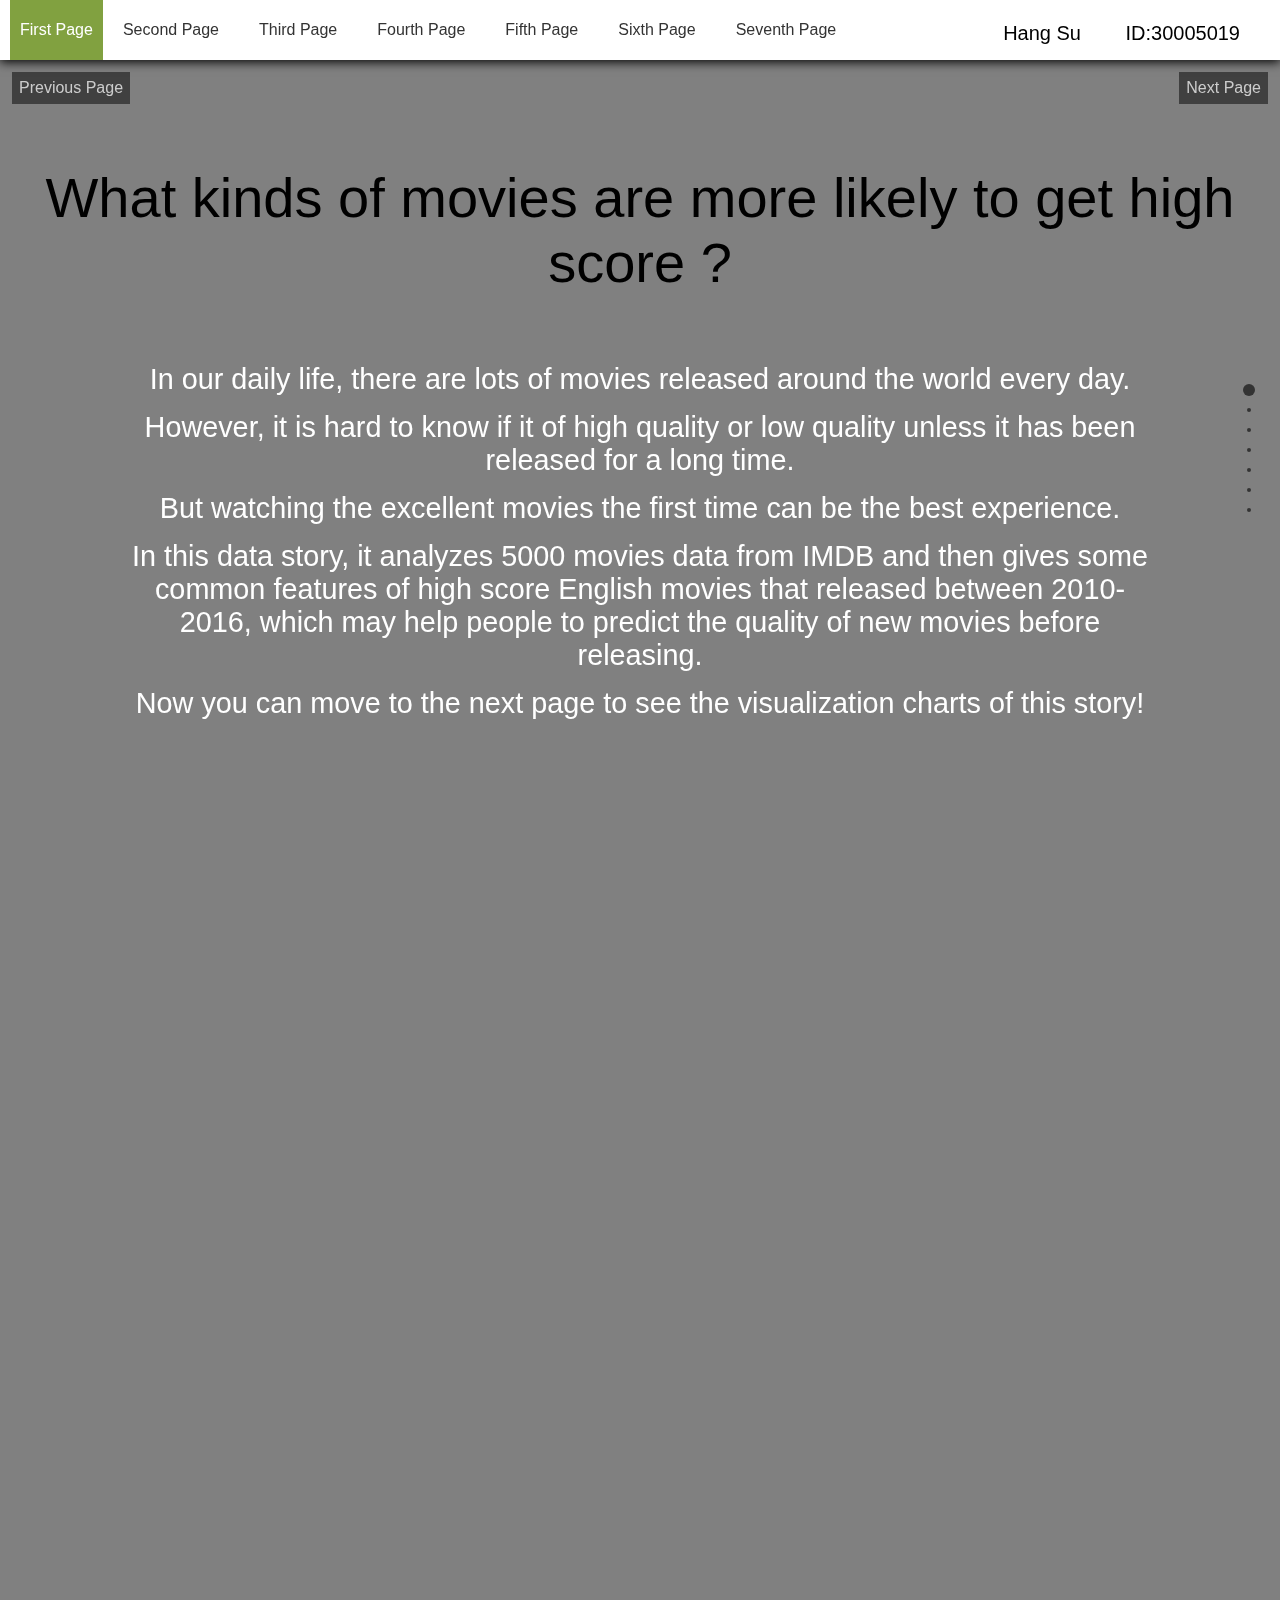
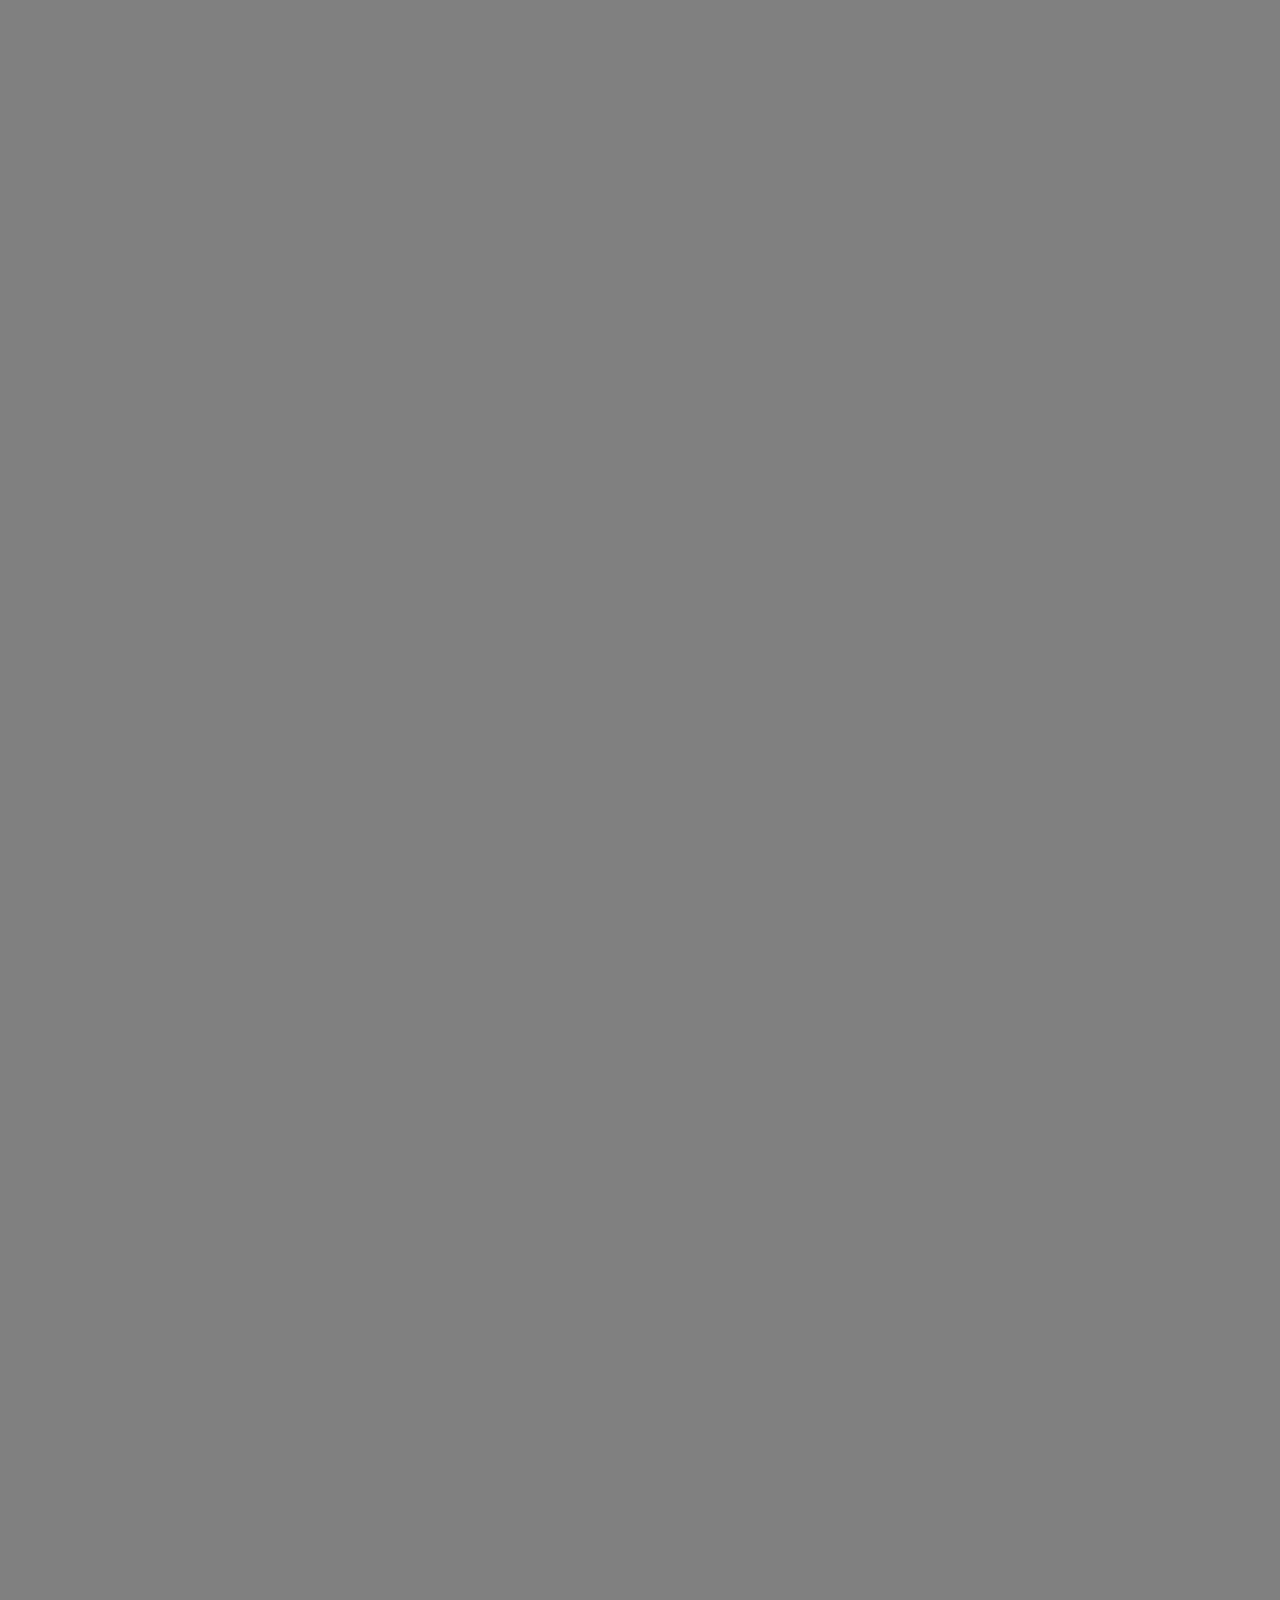
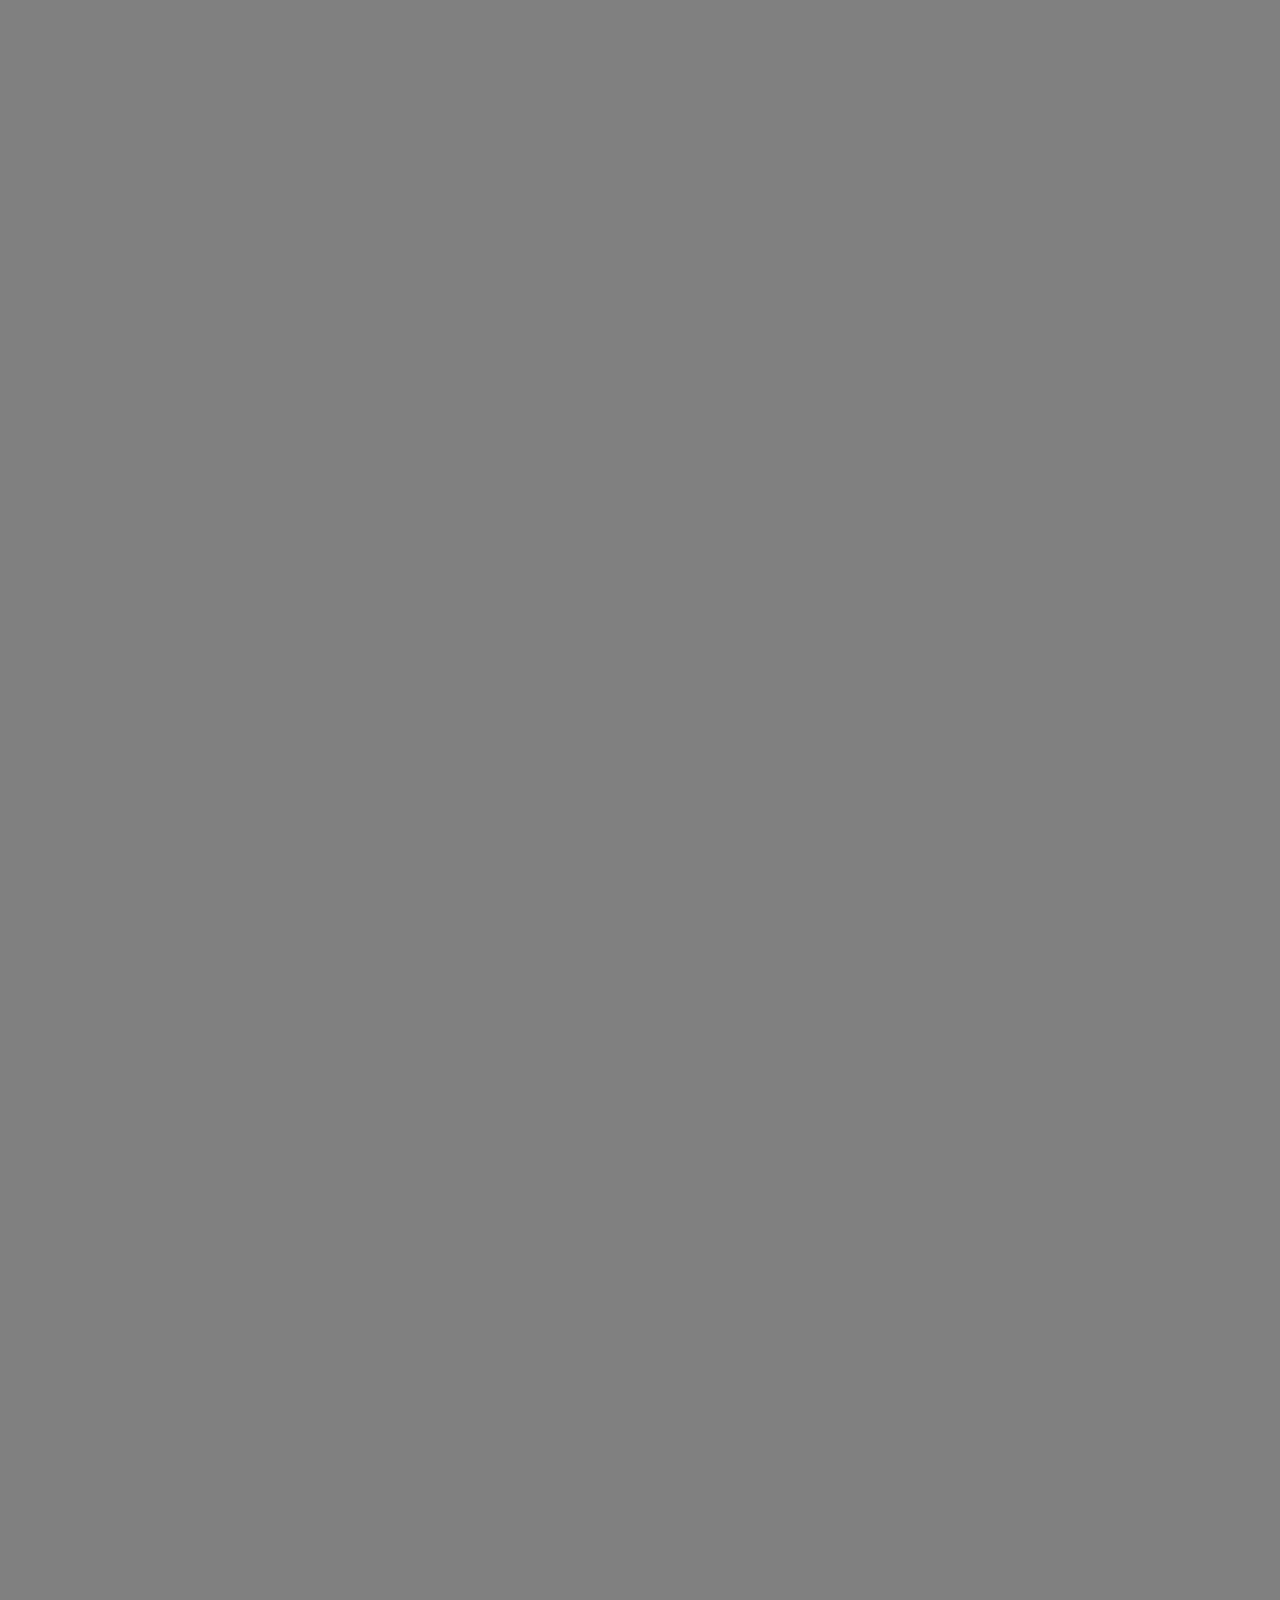
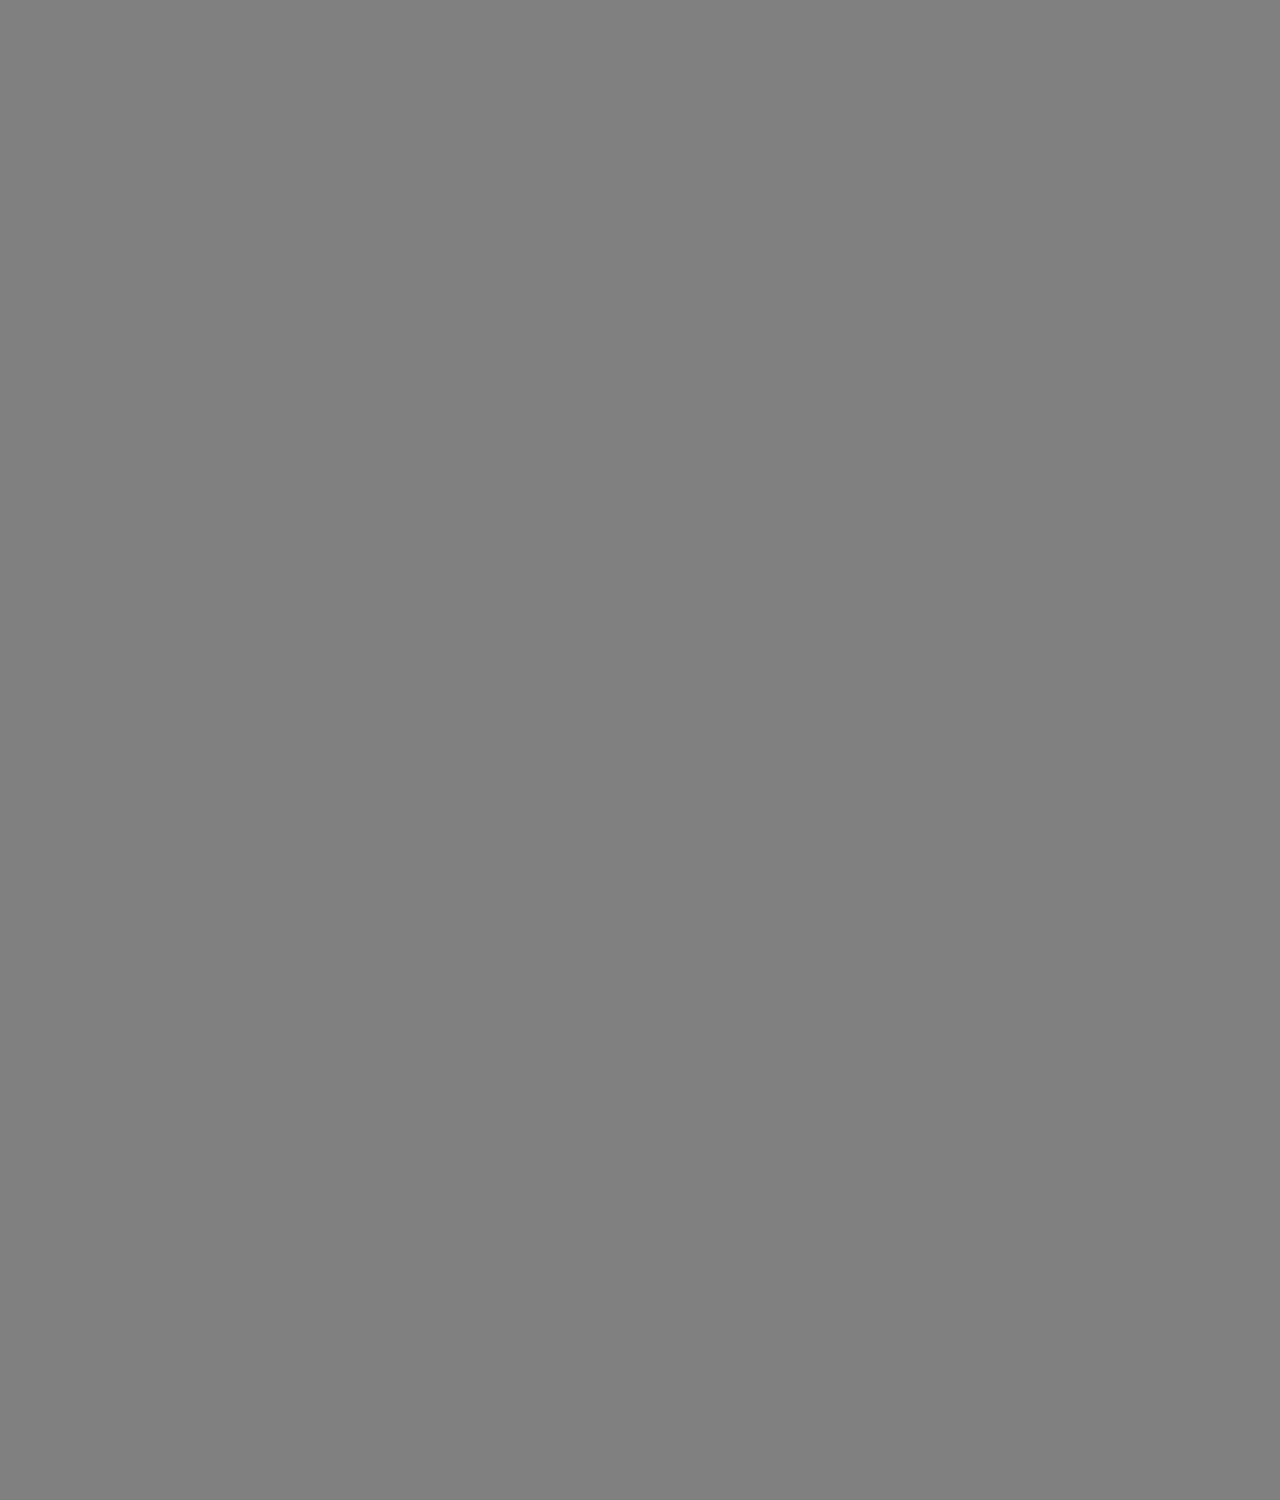
<file: Data_Story_code/index.html>
<!DOCTYPE html>
<html xmlns="http://www.w3.org/1999/xhtml">

<head>
    <meta http-equiv="Content-Type" content="text/html; charset=utf-8" />
    <title>Movie Data Analysis Story</title>
    <meta name="author" content="Matthew Howell" />
    <meta name="description" content="fullPage continuous scrolling demo." />
    <meta name="keywords"  content="fullpage,jquery,demo,scroll,loop,continuous" />
    <meta name="Resource-type" content="Document" />


    <link rel="stylesheet" type="text/css" href="js/fullpage/fullpage.css" />
    <link rel="stylesheet" type="text/css" href="css/index.css" />

    <!--[if IE]>
        <script type="text/javascript">
             var console = { log: function() {} };
        </script>
    <![endif]-->

    <script type="text/javascript" src="js/jquery-3.3.1.js"></script>
    <script type="text/javascript" src="js/fullpage/fullpage.js"></script>
    <script type="text/javascript" src="js/fullpage/fullpage.extensions.min.js"></script>

    <script type="text/javascript" src="js/echarts/echarts.js"></script>
    <script type="text/javascript" scr="js/echarts/config.js"></script>
    <script type="text/javascript" src="js/echarts/world.js"></script>
    <script type="text/javascript" src="js/echarts/echarts-wordcloud.min.js"></script>
    <script type="text/javascript" src="js/echarts/shine.js"></script>
    <script type="text/javascript" src="js/echarts/ecStat.js"></script>

    <script type="text/javascript">
        //using document ready...
        $(document).ready(function(){

            //initialising fullpage.js in the jQuery way
            $('#fullpage').fullpage({
                // sectionsColor: ['#ff5f45', '#0798ec', '#fc6c7c', '#fec401'],
                //Navigation
                anchors: ['1stPage','2ndPage','3rdPage','4thPage','5thPage','6thPage','7thPage'],
                menu: '#menu',
                lazyLoad: true,
                navigation: true,
                navigationPosition: 'right',
                slidesNavigation: true,

                //Scrolling
                scrollingSpeed: 600,
                autoScrolling: true,
                resetSliders: true,
                easingcss3: 'cubic-bezier(0.175, 0.885, 0.320, 1.275)',

                //Accessibility
                keyboardScrolling: true,
            });

            // calling fullpage.js methods using jQuery
            $('#moveSectionUp').click(function(e){
                e.preventDefault();
                $.fn.fullpage.moveSectionUp();
            });

            $('#moveSectionDown').click(function(e){
                e.preventDefault();
                $.fn.fullpage.moveSectionDown();
            });
        });
    </script>

    <style type="text/css">

    </style>
</head>
<body>
<div class="nav">
    <ul id="menu">
        <li data-menuanchor="1stPage" class="active"><a href="#1stPage">First Page</a></li>
        <li data-menuanchor="2ndPage"><a href="#2ndPage">Second Page</a></li>
        <li data-menuanchor="3rdPage"><a href="#3rdPage">Third Page</a></li>
        <li data-menuanchor="4thPage"><a href="#4thPage">Fourth Page</a></li>
        <li data-menuanchor="5thPage"><a href="#5thPage">Fifth Page</a></li>
        <li data-menuanchor="6thPage"><a href="#6thPage">Sixth Page</a></li>
        <li data-menuanchor="7thPage"><a href="#7thPage">Seventh Page</a></li>
    </ul>
    <div class="personal_info">
        <p>Hang Su</p>
        <p>ID:30005019</p>
    </div>
</div>

<div id="actions">
    <a id="moveSectionUp" href="#">Previous Page</a>
    <a id="moveSectionDown" href="#">Next Page</a>
</div>


<div id="fullpage">
    <div class="section active" id="setction1">
        <div class="intro">
            <h1>What kinds of movies are more likely to get high score ?</h1>
            <br/>
            <div class="intro_content">
                <p>In our daily life, there are lots of movies released around the world every day.</p>
                <p>However, it is hard to know if it of high quality or low quality unless it has been released for a long time.</p>
                <p>But watching the excellent movies the first time can be the best experience.</p>
                <p>In this data story, it analyzes 5000 movies data from IMDB and then gives some common features of high score English movies
                    that released between 2010-2016, which may help people to predict the quality of new movies before releasing.
                </p>
                <p>Now you can move to the next page to see the visualization charts of this story!</p>
            </div>
        </div>
    </div>
    <div class="section" id="section2">
        <div class="chart_wrapper">
            <div class="chart_container">
                <div id="year_score"></div>
            </div>
            <div class="story_container">
                <p>
                    Think about the movies you watched recent years, you will find that although more and more movies are produced in a year,
                    it is harder to find a movie with high quality.
                    The line chart on your left hand shows the average IMDB score and the number of movies from 1916 to 2016.
                </p>
                <br/>
                <p>
                   It is clear that the number of movies dramatically increased with time.
                    Conversely, the average score slightly decreased within these years.
                    This indicates that the quality of the movies is declining year by year
                    or the audience is becoming more and more strict with the quality.
                </p>
                <br/>
                <p>
                    Based on this, no matter which reason is right, it is helpful to conclude some common features of high-quality movies.
                </p>
                <br/>
                <p>
                    <span>Interaction Tips: 1. The toolbar below can set the time range of data to display on the chart.
                        2. Use the toolbox in the top right corner to zoom in on some data, switch chart types or download this chart as images.</span>
                </p>
            </div>
        </div>
    </div>
    <div class="section" id="section3">
        <div class="chart_wrapper">
            <div class="chart_container">
                <div id="word_cloud"></div>
            </div>
            <div class="story_container">
                <p class="wordCloud_des">
                    The words cloud on the left shows the frequency of movie genres occurred among all these high score movies
                    (A movie may belong to 1-3 genres).
                </p>
                <br/>
                <p>
                    By comparing the size of these words, we can find that DRAMA, ADVENTURE and COMEDY movies are more likely  to get high scores.
                </p>
                <br/>
                <p>
                    <span>Interaction Tips: 1. You can put your mouse on the word to check the count of a certain genre.
                    2. Use the toolbox in the top right corner to check the data used in this chart or download this chart as images.</span>
                </p>
            </div>
        </div>
    </div>
    <div class="section" id="section4">
        <div class="chart_wrapper">
            <div class="chart_container">
                <div id="map"></div>
            </div>
            <div class="story_container">
                <p class="map_des">
                    This map shows the geographical distributions and counts of English movies whose score are higher than the average score
                </p>
                <br/>
                <p>
                    Through observing the data displayed on this map, it is clear that:
                </p>
                <ol>
                    <li>Beyond 90% of the high score English movies are produced by America and the United Kingdom.</li>
                    <li>Some countries whose mother tongue is not English, such as China and Japan, can also produce high score English movies.</li>
                </ol>
                <br/>
                <p>
                    <span>
                        Interaction Tips: 1. Put your mouse on a colored country to check the quantity of high score English movies produced in this country.
                        2. You can filter the range of the number of high score movies to show on this map.
                        3. Use the toolbox in the top right corner to check the data used in this chart or download this chart as images.
                    </span>
                </p>
            </div>
        </div>

    </div>
    <div class="section" id="section5">
        <div class="slide active" id="slide_5_1">
            <div class="chart_wrapper">
                <div class="chart_container">
                    <div id="age_chart"></div>
                </div>
                <div class="story_container">
                    <p class="attention">ATTENTION PLEASE: SLIDE this page LEFT to check another two charts!</p>
                    <p>In this page, here display three bar charts, You can slide this page left and right to look at another two charts.</p>
                    <br/>
                    <p>The first chart displayed on the left shows the average scores given by different age groups of all of the audiences. There are three obvious trends after comparing the width of the bars vertical and horizontal.
                    </p>
                    <ol class="ageChart_des">
                        <li>In any genre, the first group give the highest score, thus we can say people under 18 tend to give a higher score when evaluating movies.</li>
                        <li>Conversely, the fourth group give the lowest score, thus the people aged above 45 are very strict when giving scores.</li>
                        <li>Besides, only in the fourth column has a distinctly longest strip, it is reasonable to say that the preference becomes apparent with age.</li>
                    </ol>
                    <p>
                        <span>
                            Interaction Tips:
                            1. You can put your mouse on the bars to check the score given by different age groups of a certain genre.
                            2. You can use the x-axis label as a filter to show/hide age groups.
                            3. You can use the toolbox in the top right corner to download the chart as an image.
                        </span>
                    </p>
                </div>
            </div>
        </div>
        <div class="slide" id="slide_5_2">
            <div class="chart_wrapper">
                <div class="chart_container">
                    <div id="female_chart"></div>
                </div>
                <div class="story_container">
                    <div class="femaleChart_des">
                        <p>
                            The second bar chart illustrates the average scores of every genre given by female audiences of different age groups.
                        </p>
                        <br/>
                        <p>If we set 7.5 as a boundary score, we can get:</p>
                        <ol>
                            <li>Female under 18 years old prefer adventure, mystery and thriller movies.</li>
                            <li>Female aged 18-29 prefer mystery and music movies.</li>
                            <li>Female aged 30-44 prefer mystery,  music, romance and sport movies.</li>
                            <li>Female aged above 45 prefer mystery, romance, sport and thriller movies.</li>
                        </ol>
                        <p>Overall, MYSTERY movies are most likely to get high scores among female, and the next three preferred movie genres for women are MUSIC, SPORT and THRILLER.</p>
                    </div>
                </div>
            </div>
        </div>
        <div class="slide" id="slide_5_3">
            <div class="chart_wrapper">
                <div class="chart_container">
                    <div id="male_chart"></div>
                </div>
                <div class="story_container">
                    <div class="maleChart_des">
                        <p>
                            The third bar chart illustrates the average scores of every genre given by male audiences of different age groups.
                        </p>
                        <br/>
                        <p>If we set 7.75 as a boundary score, we can get:</p>
                        <ol>
                            <li>Male under 18 years old prefer mystery, action, biography and fantasy movies.</li>
                            <li>Male aged 18-29 prefer mystery, animation and sport movies.</li>
                            <li>Male aged 30-44 prefer mystery movies.</li>
                            <li>Male aged above 45 prefer mystery movies.</li>
                        </ol>
                        <p>Overall, MYSTERY movies are most likely to get high score among male.</p>
                        <br/>
                        <p>
                            It is worth to mention that The types of movies that female audiences like are significantly more diverse than male.
                            And to my surprise, in the female audience, sport and thriller get higher average scores than other genres in every age group.
                        </p>
                    </div>
                </div>
            </div>
        </div>
    </div>
    <div class="section" id="section6">
        <div class="chart_wrapper">
            <div class="chart_container">
                <div id="budget_score"></div>
            </div>
            <div class="story_container">
                <div class="budgetScore_des">
                    <p>
                        Next, the scatter plot gives information about the budgets and the scores of all the high score English movies
                        and using different colors to separate different genres. Each point represents a movie and each color stands for a genre.
                        Besides, this chart marks the minimum score, the maximum score and the average score of every genre.
                    </p>
                    <br/>
                    <p>
                        Because the number of data points of some of the genres in high score movies are quite small,
                        it is unreasonable to speculate the relation between their budgets and scores.
                        Fortunately, after calculating the linear regression equation of each genre,
                        there is a relatively strong positive linear relationship between budget and IMDB score of ACTION movies(The p-value of the trend line is 0.02).
                    </p>
                    <br/>
                    <p>
                        <span>
                            Interaction Tips:
                            1. You can use the legend on the left side of the chart panel as a filter to show/highlight/hide some data points to have a clear view of the distribution of data points of particular genres and explore the data yourself.
                            2. You can use the toolbox in the top right corner to zoom some area of the data points, check the data used in this chart or downloads this chart as an image.
                        </span>
                    </p>
                </div>
            </div>
        </div>
    </div>
    <div class="section" id="section7">
        <div class="chart_wrapper">
            <div class="chart_container">
                <div id="relationship"></div>
            </div>
            <div class="story_container">
                <div class="relationship_des">
                    <p>
                        This relationship force graph shows the collaborative relationship of directors and actors.
                    </p>
                    <br/>
                    <p>
                        There are two obvious large groups of nodes in this graph (You can check them yourself).
                        This means if you see a combination of director and actors is in these groups, it is probably a high-quality movie.
                    </p>
                    <br/>
                    <p>
                        <span>
                            Interaction Tips:
                            1. You can put your mouse on a node, the chart will highlight a group of nodes and links of this node, and there will prompt the information of this node.
                            2. You can drag a group of nodes out of the circle to see the relationship of this group clearly.
                        </span>
                    </p>
                </div>
            </div>
        </div>
    </div>
</div>

<script type="text/javascript" src="js/my_script.js"></script>

</body>
</html>
</file>
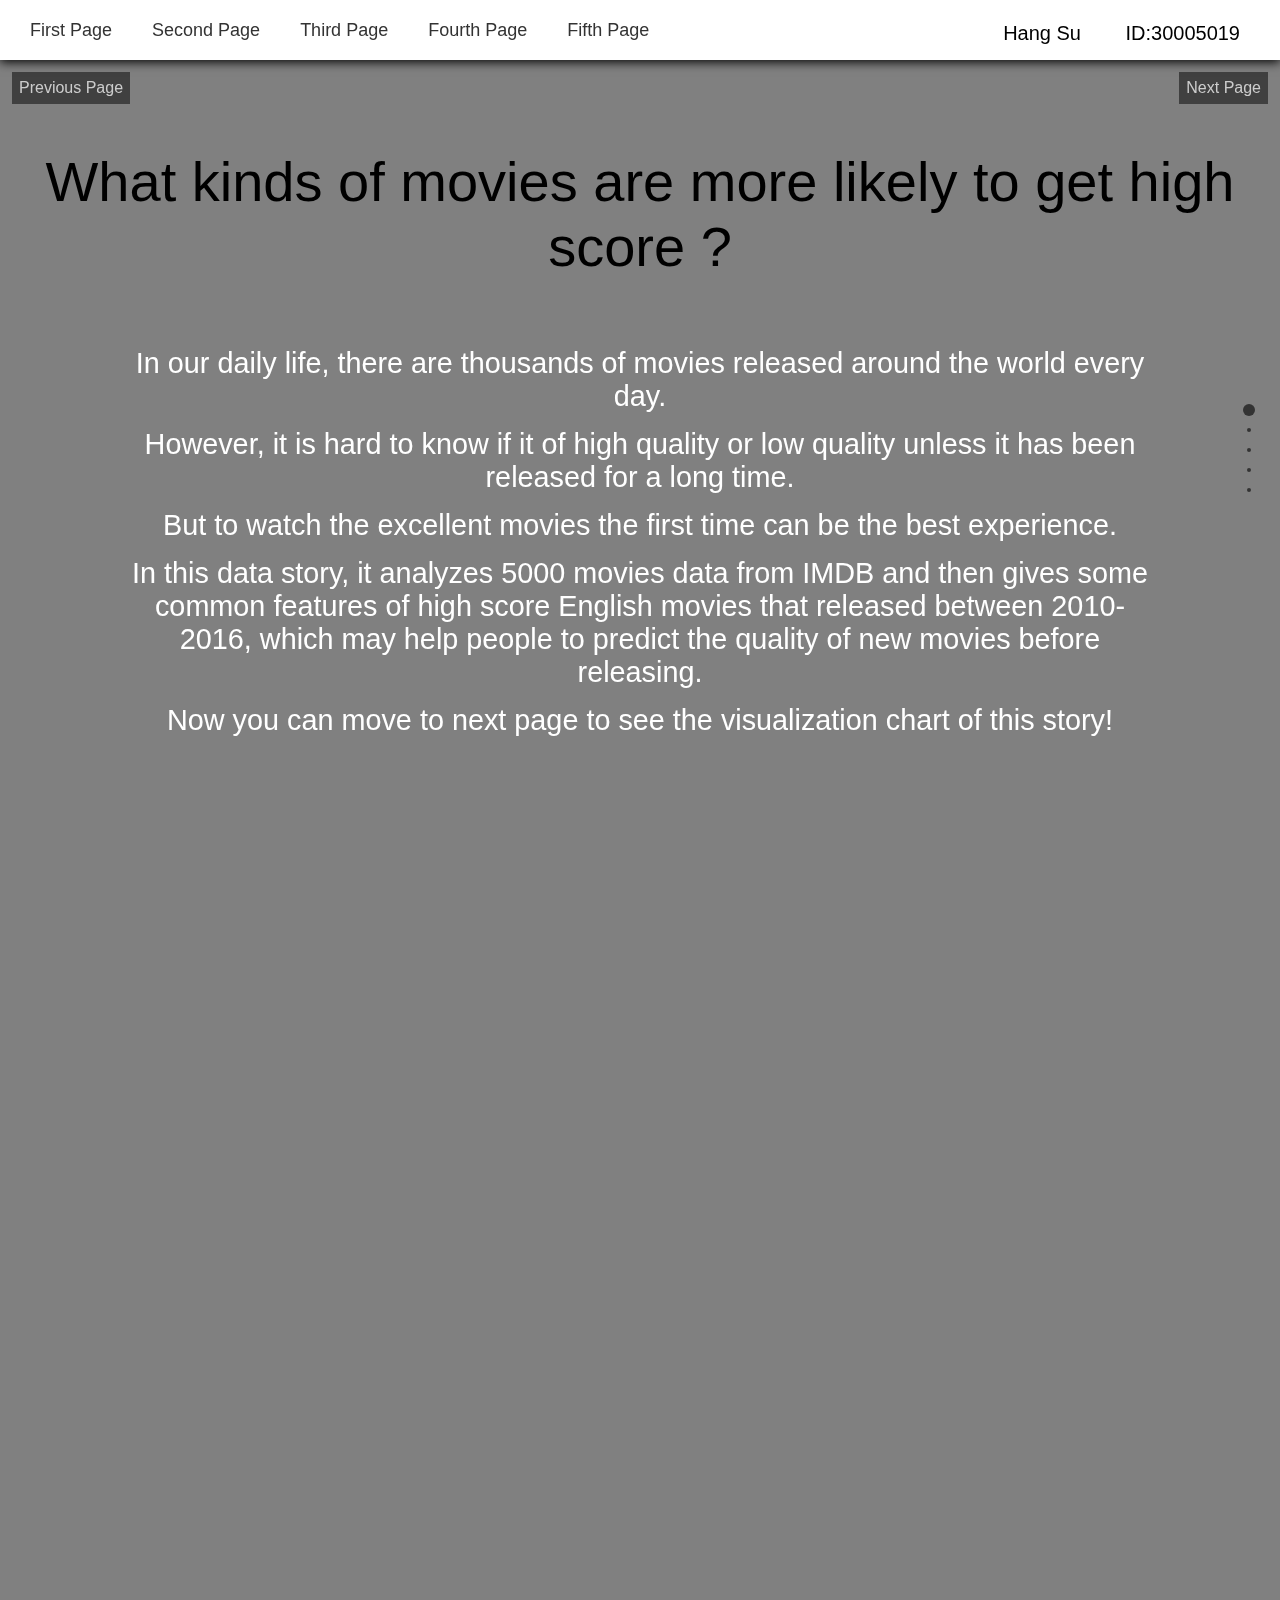
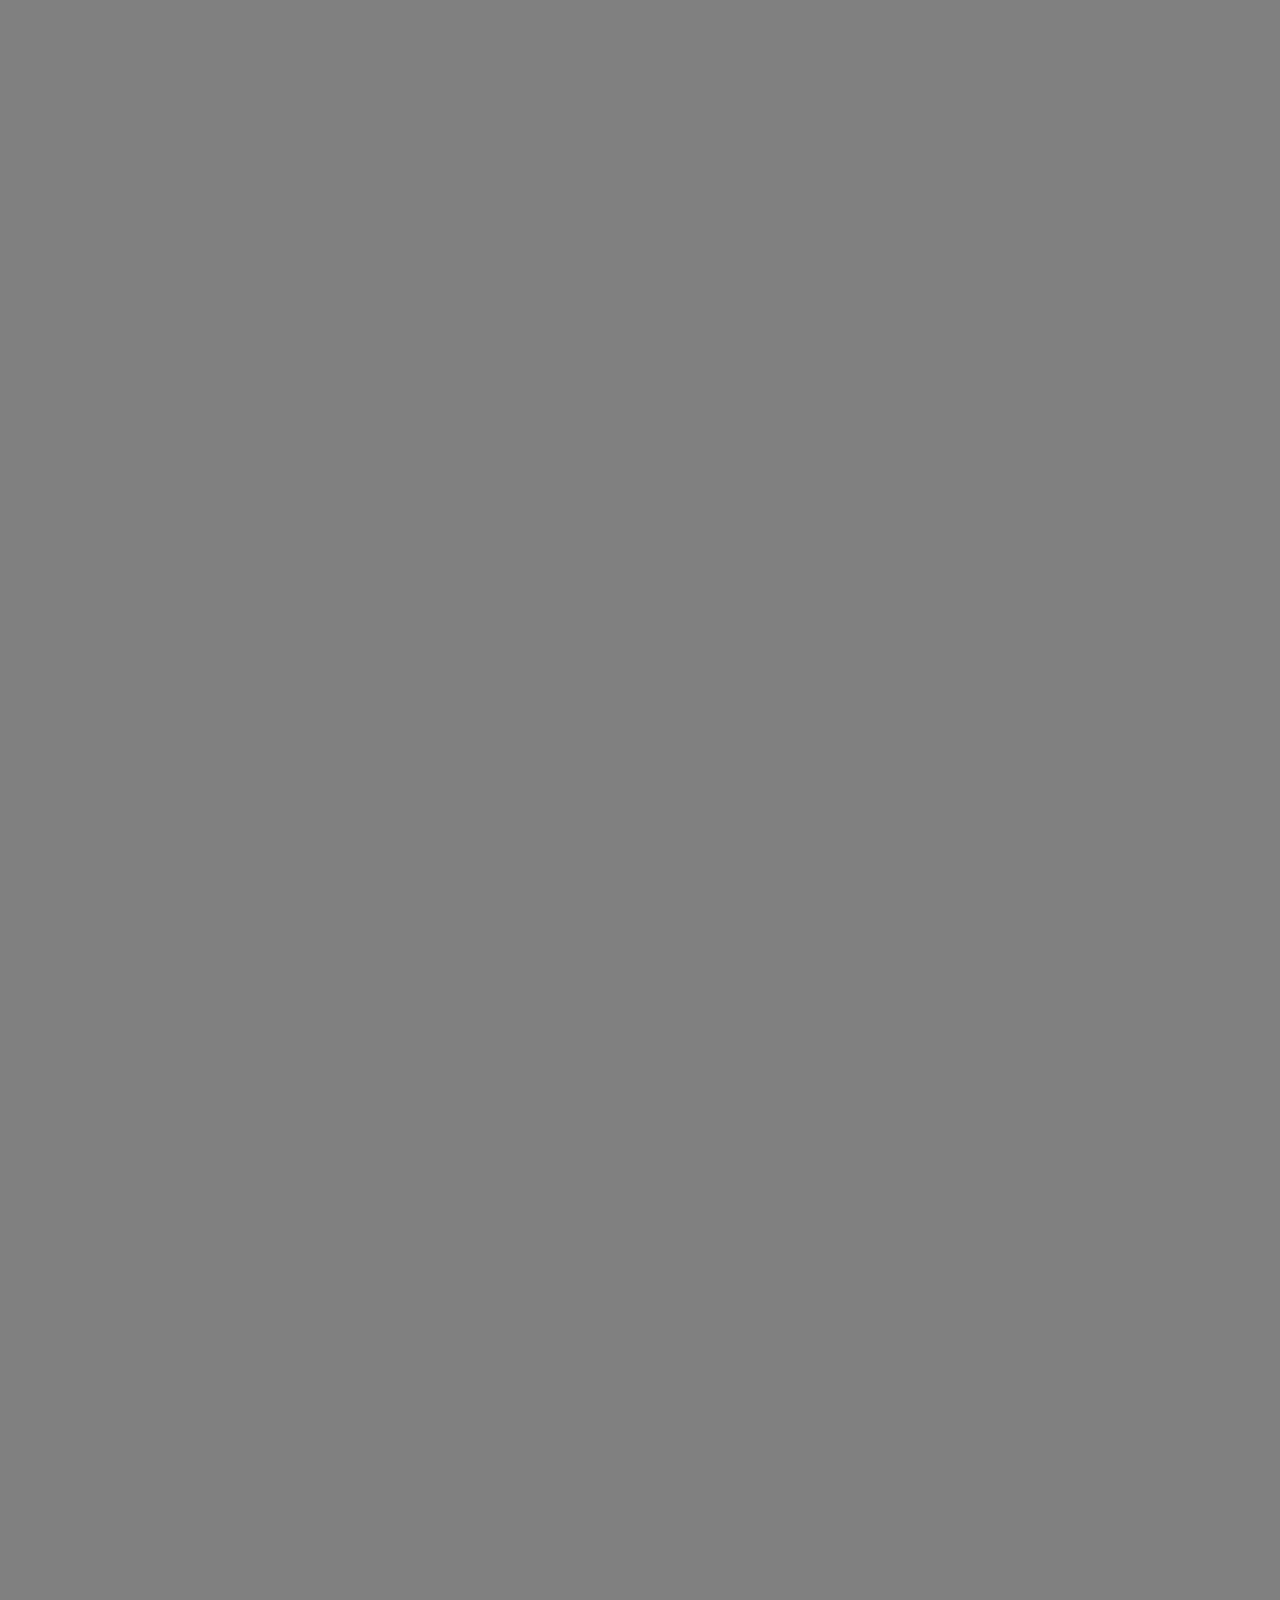
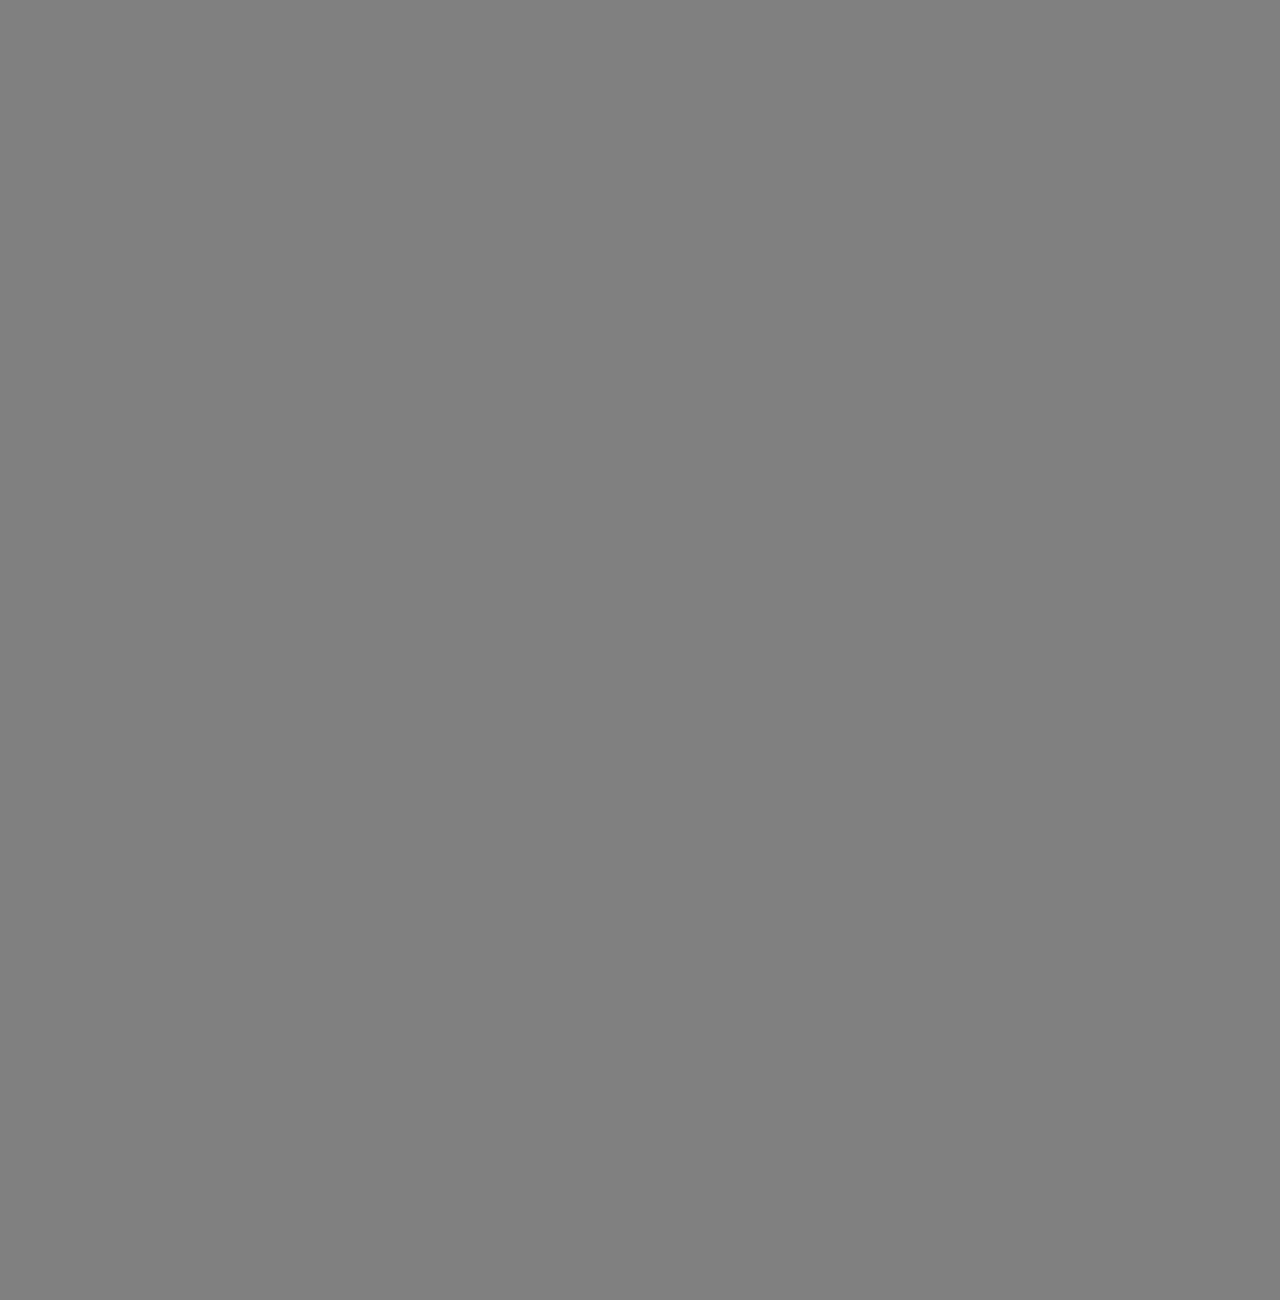
<file: fullPage.js-master/main_content/index.html>
<!DOCTYPE html>
<html xmlns="http://www.w3.org/1999/xhtml">

<head>
    <meta http-equiv="Content-Type" content="text/html; charset=utf-8" />
    <title>Movie Data Analysis Story</title>
    <meta name="author" content="Matthew Howell" />
    <meta name="description" content="fullPage continuous scrolling demo." />
    <meta name="keywords"  content="fullpage,jquery,demo,scroll,loop,continuous" />
    <meta name="Resource-type" content="Document" />


    <link rel="stylesheet" type="text/css" href="../dist/fullpage.css" />
    <link rel="stylesheet" type="text/css" href="mystyle.css" />

    <!--[if IE]>
        <script type="text/javascript">
             var console = { log: function() {} };
        </script>
    <![endif]-->

    <script src="http://ajax.googleapis.com/ajax/libs/jquery/1.8.3/jquery.min.js"></script>
    <script type="text/javascript" src="../dist/fullpage.js"></script>

    <script type="text/javascript" src="js/echarts.js"></script>
    <script type="text/javascript" src="js/world.js"></script>
    <script type="text/javascript" src="js/echarts-wordcloud.min.js"></script>
    <script type="text/javascript" src="js/shine.js"></script>

    <script type="text/javascript">
        //using document ready...
        $(document).ready(function(){

            //initialising fullpage.js in the jQuery way
            $('#fullpage').fullpage({
                // sectionsColor: ['#ff5f45', '#0798ec', '#fc6c7c', '#fec401'],
                //Navigation
                anchors: ['1stPage','2ndPage','3rdPage','4thPage','5thPage'],
                navigation: true,
                navigationPosition: 'right',
                slidesNavigation: true,

                //Scrolling
                scrollingSpeed: 600,
                autoScrolling: true,
                resetSliders: true,
                fadingEffect: true,

                //Accessibility
                keyboardScrolling: true,
            });

            // calling fullpage.js methods using jQuery
            $('#moveSectionUp').click(function(e){
                e.preventDefault();
                $.fn.fullpage.moveSectionUp();
            });

            $('#moveSectionDown').click(function(e){
                e.preventDefault();
                $.fn.fullpage.moveSectionDown();
            });
        });
    </script>

    <style type="text/css">

    </style>
</head>
<body>
<div class="nav">
    <ul id="menu">
        <li data-menuanchor="1stPage"><a href="#1stPage">First Page</a></li>
        <li data-menuanchor="2ndPage"><a href="#2ndPage">Second Page</a></li>
        <li data-menuanchor="3rdPage"><a href="#3rdPage">Third Page</a></li>
        <li data-menuanchor="4thPage"><a href="#4thPage">Fourth Page</a></li>
        <li data-menuanchor="5thPage"><a href="#5thPage">Fifth Page</a></li>
    </ul>
    <div class="personal_info">
        <p>Hang Su</p>
        <p>ID:30005019</p>
    </div>
</div>

<div id="actions">
    <a id="moveSectionUp" href="#">Previous Page</a>
    <a id="moveSectionDown" href="#">Next Page</a>
</div>


<div id="fullpage">
    <div class="section">
        <div class="intro">
            <h1>What kinds of movies are more likely to get high score ?</h1>
            <br/>
            <div class="intro_content">
                <p>In our daily life, there are thousands of movies released around the world every day.</p>
                <p>However, it is hard to know if it of high quality or low quality unless it has been released for a long time.</p>
                <p>But to watch the excellent movies the first time can be the best experience.</p>
                <p>In this data story, it analyzes 5000 movies data from IMDB and then gives some common features of high score English movies
                    that released between 2010-2016, which may help people to predict the quality of new movies before releasing.
                </p>
                <p>Now you can move to next page to see the visualization chart of this story!</p>
            </div>
        </div>
    </div>
    <div class="section">
        <div class="chart_wrapper">
            <div class="chart_container">
                <div id="word_cloud"></div>
            </div>
            <div class="story_container">
                <p class="wordCloud_des">
                    The words cloud on the left shows the frequency(You can put your mouse on the word to check the count of a certain genre)
                    of movie genres occurred among all these high score movies(A movie may belongs to 1-3 genres).
                </p>
                <br/>
                <p>
                    Through comparing the size of these words, we can find that DRAMA, ADVENTURE and COMEDY movies are more likely  to get high scores.
                </p>
            </div>
        </div>
    </div>
    <div class="section">
        <div class="chart_wrapper">
            <div class="chart_container">
                <div id="map"></div>
            </div>
            <div class="story_container">
                <p class="map_des">
                    This map shows the geographical distributions and counts of English movies whose score are higher than average score
                    (Put your mouse on a colored country to check the quantity of high score English movies produced in this country.
                    Also, you can filter the range of number of high score movies to show on this map).
                </p>
                <br/>
                <p>
                    Through observing the data displayed on this map, it is clear that:
                </p>
                <ol>
                    <li>Beyond 90% of the high score English movies are produced by America and the United Kingdom.</li>
                    <li>Some countries whose mother tongue is not English, such as China and Japan, can also produce high score English movies.</li>
                </ol>
            </div>
        </div>

    </div>
    <div class="section">
        <div class="slide">
            <div class="chart_wrapper">
                <div class="chart_container">
                    <div id="age_chart"></div>
                </div>
                <div class="story_container">
                    <p>In this page, here display three bar charts, You can slide this page left and right to look at another two charts.</p>
                    <br/>
                    <p>The first chart displayed on the left shows the average scores given by different age groups of all of the audiences., there are three obvious trend after comparing the width of the bars vertical and horizontal.
                    </p>
                    <ol class="ageChart_des">
                        <li>In any genre, the first group give the highest score, thus we can say people under 18 tend to give a higher score when evaluating movies.</li>
                        <li>Conversely, the fourth group give the lowest score, thus the people aged above 45 are very strict when giving scores.</li>
                        <li>Besides, only in the fourth column has a distinctly longest strip, it is reasonable to say that the preference becomes apparent with age.</li>
                    </ol>
                </div>
            </div>
        </div>
        <div class="slide">
            <div class="chart_wrapper">
                <div class="chart_container">
                    <div id="female_chart"></div>
                </div>
                <div class="story_container">
                    <div class="femaleChart_des">
                        <p>
                            The second bar chart illustrates the average scores of every genre given by female audiences of different age groups.
                        </p>
                        <br/>
                        <p>If we set 7.5 as a boundary score, we can get:</p>
                        <ol>
                            <li>Female under 18 years old prefer adventure, mystery and thriller movies.</li>
                            <li>Female aged 18-29 prefer mystery and music movies.</li>
                            <li>Female aged 30-44 prefer mystery,  music, romance and sport movies.</li>
                            <li>Female aged above 45 prefer mystery, romance, sport and thriller movies.</li>
                        </ol>
                        <p>Overall, MYSTERY movies are most likely to get high scores among female, and the next three preferred movie genres for women are MUSIC, SPORT and THRILLER.</p>
                    </div>
                </div>
            </div>
        </div>
        <div class="slide">
            <div class="chart_wrapper">
                <div class="chart_container">
                    <div id="male_chart"></div>
                </div>
                <div class="story_container">
                    <div class="maleChart_des">
                        <p>
                            The third bar chart illustrates the average scores of every genre given by male audiences of different age groups.
                        </p>
                        <br/>
                        <p>If we set 7.75 as a boundary score, we can get:</p>
                        <ol>
                            <li>Male under 18 years old prefer mystery, action, biography and fantasy movies.</li>
                            <li>Male aged 18-29 prefer mystery, animation and sport movies.</li>
                            <li>Male aged 30-44 prefer mystery movies.</li>
                            <li>Male aged above 45 prefer mystery movies.</li>
                        </ol>
                        <p>Overall, MYSTERY movies are most likely to get high score among male.</p>
                        <br/>
                        <p>
                            It is worth to mention that The types of movies that female audiences like are significantly more diverse than male.
                            And to my surprise, in female audience, sport and thriller get higher average scores than other genres in every age group.
                        </p>
                    </div>
                </div>
            </div>
        </div>
    </div>
    <div class="section">
        <div class="chart_wrapper">
            <div class="chart_container">
                <div id="budget_score"></div>
            </div>
            <div class="story_container">
                <div class="budgetScore_des">
                    <p>
                        Next, the scatter plot gives information of the budgets and the scores of all the high score English movies
                        and using different colors to separate different genres. Each point represents a movie and each color stands for a genre.
                        Besides, this chart marks the minimum score, the maximum score and the average score of every genre.
                    </p>
                    <br/>
                    <p>
                        Interaction: On the left side of the chart panel is the legend and the filter,
                        you can hide some data points to have a clear view of the distribution of data points of particular genres.
                    </p>
                    <br/>
                    <p>
                        Because the number of data points of some of the genres in high score movies are quite small,
                        it is unreasonable to speculate the relation between their budgets and scores.
                        Fortunately, after calculating the linear regression equation of each genre,
                        there is a relative strong positive relationship between budget and IMDB score of ACTION movies(The p-value of the trend line is 0.02).
                    </p>
                </div>
            </div>
        </div>
    </div>
</div>

<script type="text/javascript" src="js/my_script.js"></script>

</body>
</html>
</file>
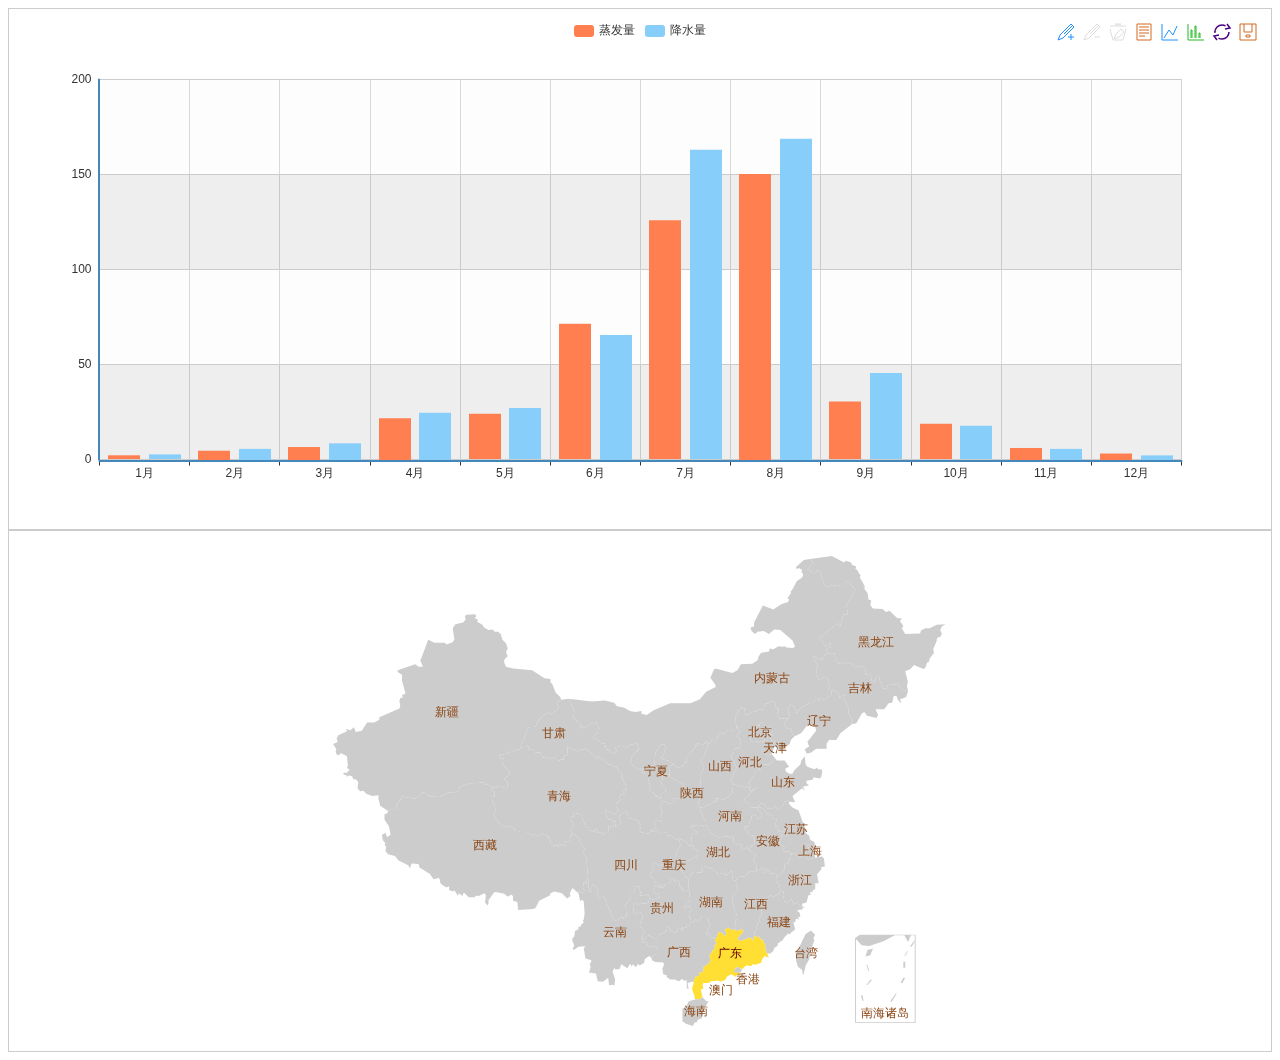
<file: echarts-2.2.7/doc/example/www/index.html>
﻿<!DOCTYPE html>
<html lang="en">
<head>
    <meta charset="utf-8">
    <title>ECharts</title>
</head>

<body>
    <!--Step:1 Prepare a dom for ECharts which (must) has size (width & hight)-->
    <!--Step:1 为ECharts准备一个具备大小（宽高）的Dom-->
    <div id="main" style="height:500px;border:1px solid #ccc;padding:10px;"></div>
    <div id="mainMap" style="height:500px;border:1px solid #ccc;padding:10px;"></div>
    
    <!--Step:2 Import echarts.js-->
    <!--Step:2 引入echarts.js-->
    <script src="js/echarts.js"></script>
    
    <script type="text/javascript">
    // Step:3 conifg ECharts's path, link to echarts.js from current page.
    // Step:3 为模块加载器配置echarts的路径，从当前页面链接到echarts.js，定义所需图表路径
    require.config({
        paths: {
            echarts: './js'
        }
    });
    
    // Step:4 require echarts and use it in the callback.
    // Step:4 动态加载echarts然后在回调函数中开始使用，注意保持按需加载结构定义图表路径
    require(
        [
            'echarts',
            'echarts/chart/bar',
            'echarts/chart/line',
            'echarts/chart/map'
        ],
        function (ec) {
            //--- 折柱 ---
            var myChart = ec.init(document.getElementById('main'));
            myChart.setOption({
                tooltip : {
                    trigger: 'axis'
                },
                legend: {
                    data:['蒸发量','降水量']
                },
                toolbox: {
                    show : true,
                    feature : {
                        mark : {show: true},
                        dataView : {show: true, readOnly: false},
                        magicType : {show: true, type: ['line', 'bar']},
                        restore : {show: true},
                        saveAsImage : {show: true}
                    }
                },
                calculable : true,
                xAxis : [
                    {
                        type : 'category',
                        data : ['1月','2月','3月','4月','5月','6月','7月','8月','9月','10月','11月','12月']
                    }
                ],
                yAxis : [
                    {
                        type : 'value',
                        splitArea : {show : true}
                    }
                ],
                series : [
                    {
                        name:'蒸发量',
                        type:'bar',
                        data:[2.0, 4.9, 7.0, 23.2, 25.6, 76.7, 135.6, 162.2, 32.6, 20.0, 6.4, 3.3]
                    },
                    {
                        name:'降水量',
                        type:'bar',
                        data:[2.6, 5.9, 9.0, 26.4, 28.7, 70.7, 175.6, 182.2, 48.7, 18.8, 6.0, 2.3]
                    }
                ]
            });
            
            // --- 地图 ---
            var myChart2 = ec.init(document.getElementById('mainMap'));
            myChart2.setOption({
                tooltip : {
                    trigger: 'item',
                    formatter: '{b}'
                },
                series : [
                    {
                        name: '中国',
                        type: 'map',
                        mapType: 'china',
                        selectedMode : 'multiple',
                        itemStyle:{
                            normal:{label:{show:true}},
                            emphasis:{label:{show:true}}
                        },
                        data:[
                            {name:'广东',selected:true}
                        ]
                    }
                ]
            });
        }
    );
    </script>
</body>
</html>
</file>
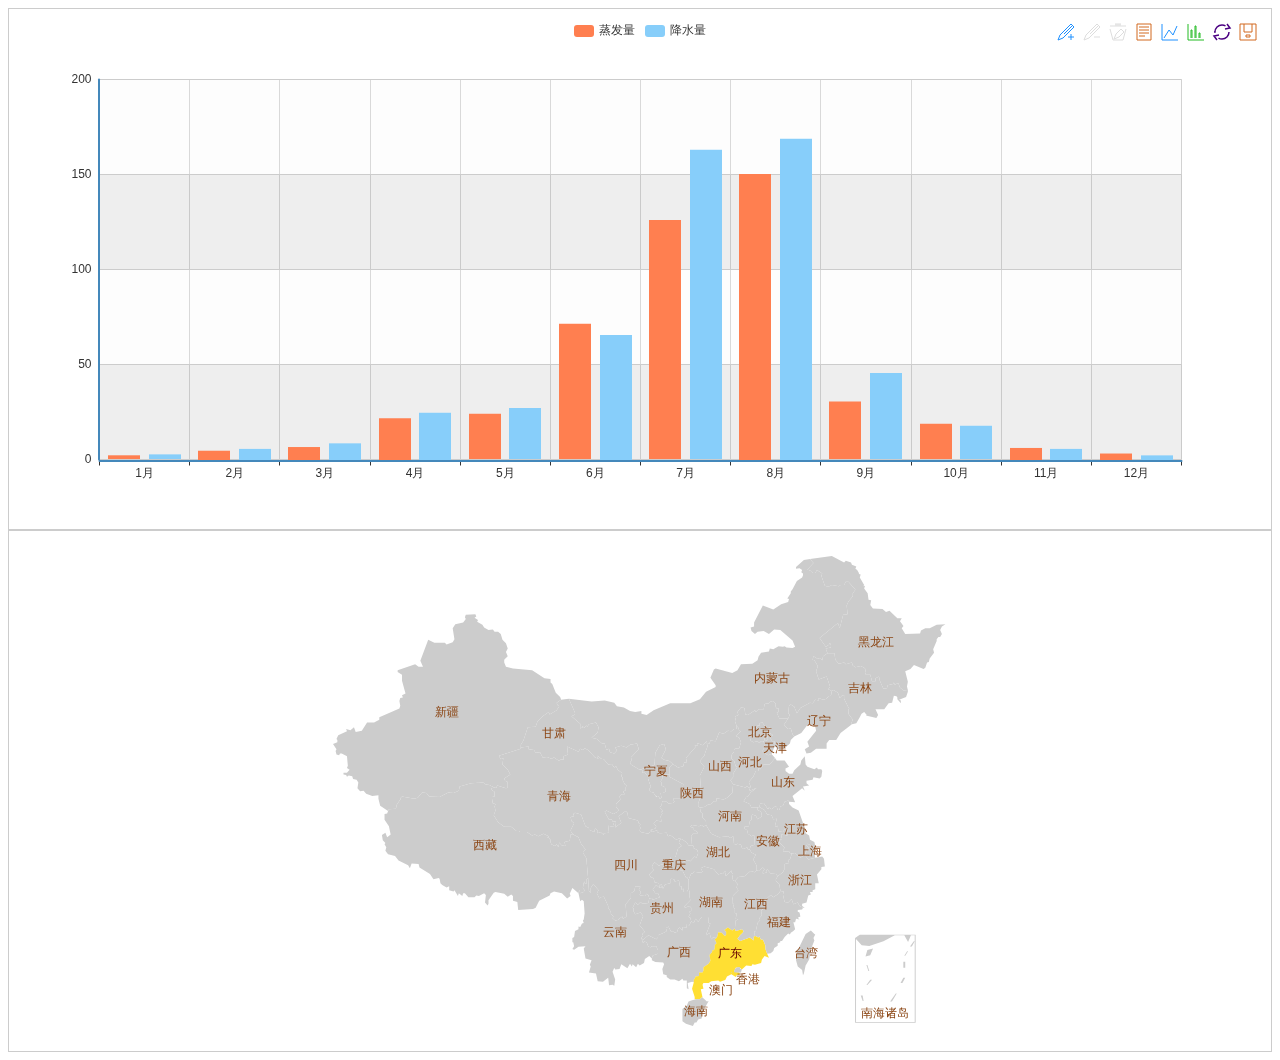
<file: echarts-2.2.7/doc/example/www2/index.html>
﻿<!DOCTYPE html>
<html lang="en">
<head>
    <meta charset="utf-8">
    <title>ECharts</title>
</head>
<body>
    <!--Step:1 Prepare a dom for ECharts which (must) has size (width & hight)-->
    <!--Step:1 为ECharts准备一个具备大小（宽高）的Dom-->
    <div id="main" style="height:500px;border:1px solid #ccc;padding:10px;"></div>
    <div id="mainMap" style="height:500px;border:1px solid #ccc;padding:10px;"></div>

    <!--Step:2 Import echarts-all.js-->
    <!--Step:2 引入echarts-all.js-->
    <script src="js/echarts-all.js"></script>
    
    <script type="text/javascript">
        // Step:3 echarts & zrender as a Global Interface by the echarts-plain.js.
        // Step:3 echarts和zrender被echarts-plain.js写入为全局接口
        var myChart = echarts.init(document.getElementById('main'));
        myChart.setOption({
            tooltip : {
                trigger: 'axis'
            },
            legend: {
                data:['蒸发量','降水量']
            },
            toolbox: {
                show : true,
                feature : {
                    mark : {show: true},
                    dataView : {show: true, readOnly: false},
                    magicType : {show: true, type: ['line', 'bar']},
                    restore : {show: true},
                    saveAsImage : {show: true}
                }
            },
            calculable : true,
            xAxis : [
                {
                    type : 'category',
                    data : ['1月','2月','3月','4月','5月','6月','7月','8月','9月','10月','11月','12月']
                }
            ],
            yAxis : [
                {
                    type : 'value',
                    splitArea : {show : true}
                }
            ],
            series : [
                {
                    name:'蒸发量',
                    type:'bar',
                    data:[2.0, 4.9, 7.0, 23.2, 25.6, 76.7, 135.6, 162.2, 32.6, 20.0, 6.4, 3.3]
                },
                {
                    name:'降水量',
                    type:'bar',
                    data:[2.6, 5.9, 9.0, 26.4, 28.7, 70.7, 175.6, 182.2, 48.7, 18.8, 6.0, 2.3]
                }
            ]
        });
        
        // --- 地图 ---
        var myChart2 = echarts.init(document.getElementById('mainMap'));
        myChart2.setOption({
            tooltip : {
                trigger: 'item',
                formatter: '{b}'
            },
            series : [
                {
                    name: '中国',
                    type: 'map',
                    mapType: 'china',
                    selectedMode : 'multiple',
                    itemStyle:{
                        normal:{label:{show:true}},
                        emphasis:{label:{show:true}}
                    },
                    data:[
                        {name:'广东',selected:true}
                    ]
                }
            ]
        });
    </script>
</body>
</html>
</file>
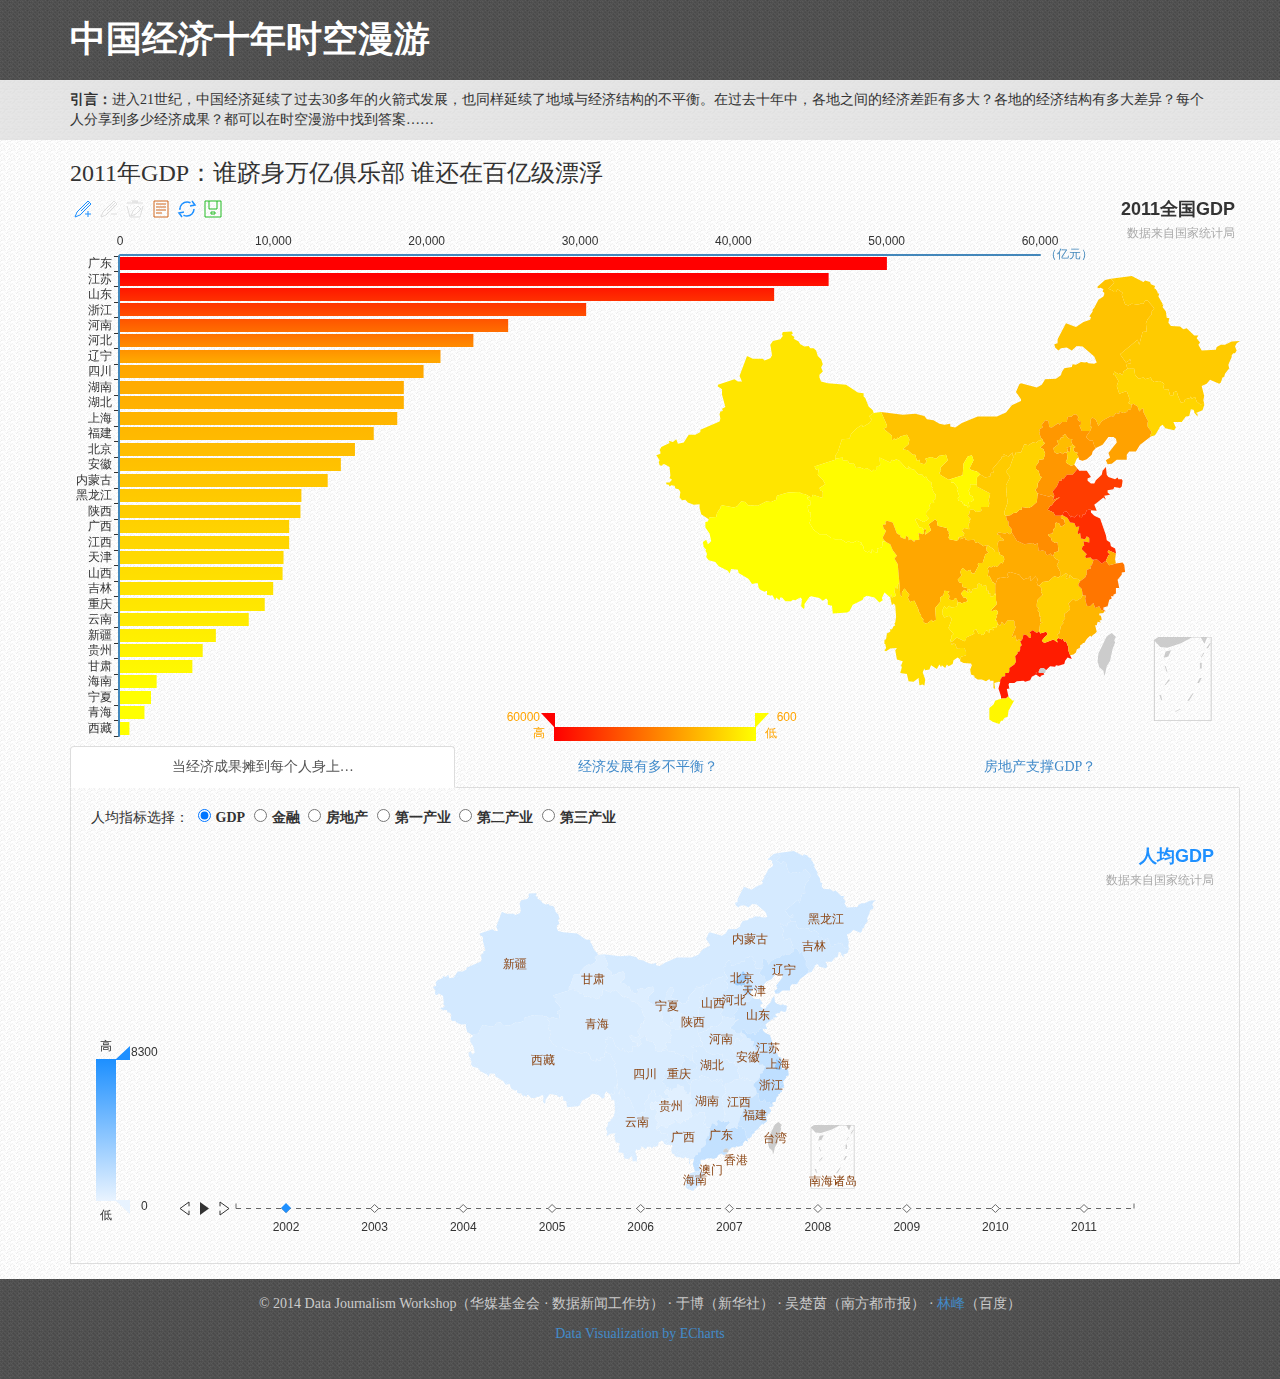
<file: echarts-2.2.7/doc/example/topic/10-me-china/index.html>
﻿<!DOCTYPE html>
<html lang="en">
<head>
    <meta charset="utf-8">
    <title>中国经济十年时空漫游</title>
    <meta name="viewport" content="width=device-width, initial-scale=1.0">
    <meta name="description" content="China">
    <meta name="author" content="kener.linfeng@gmail.com">

    <link href="../../../asset/css/bootstrap.css" rel="stylesheet">
    <link href="../../../asset/css/bootstrap-responsive.css" rel="stylesheet">
    <link rel="shortcut icon" href="../../../asset/ico/favicon.png">
    <style type="text/css">
        * {
            font-family: "Microsoft YaHei" !important;
        }
        body{
            background-image: url(../../../asset/img/groovepaper.png);
            background-repeat: repeat;    
        }
        header {
            background-image: url(../../../asset/img/tweed.png);
            background-repeat: repeat;
        }
        h1 {
            color: #FFF;
            font-weight : bolder;
            margin:20px 0;
        }
        section {
            background-image: url(../../../asset/img/ticks.png);
            background-repeat: repeat;
            padding: 10px;
        }
        footer {
            height: 100px;
            background-image: url(../../../asset/img/tweed.png);
            background-repeat: repeat;
            font-size: 14px;
            color: #CCC;
            text-align: center;
            padding-top: 15px;
            margin-top:15px;
        }
        .nav.nav-tabs.nav-justified {
            margin-bottom:0;
        }
        .ctrl-wrap {
            padding:5px 20px 20px 20px;
            text-align: center;
        }
        .ctrl-content .btn{
            width: 7%;
        }
        .tab-content {
            padding:20px;
            border: 1px solid #dddddd;
            border-top: 0px;
        }
        .g2wrap {
            height:300px;
            width:33%;
            float:left;
        }
        input[type="radio"] {
            margin: -5px 5px 0;
        }
        label {
            display: inline-block;
            margin-bottom: 5px;
            font-weight: bold;
        }
        footer a:hover {
            color:#62C462
        }
    </style>
</head>

<body>
    <!-- HEADER -->
    <header>
        <div class="container">
            <h1>中国经济十年时空漫游</h1>
        </div>
    </header>
    <section>
        <div class="container">
            <strong>引言：</strong>进入21世纪，中国经济延续了过去30多年的火箭式发展，也同样延续了地域与经济结构的不平衡。在过去十年中，各地之间的经济差距有多大？各地的经济结构有多大差异？每个人分享到多少经济成果？都可以在时空漫游中找到答案……
        </div>
    </section>
    <div class="container">
        <!-- CONTAINER -->
        <div class="row">
            <div id="overview" class="span12">
                <h3>2011年GDP：谁跻身万亿俱乐部 谁还在百亿级漂浮</h3>
                <!--p>1949年中华人民共和国成立之前，中国犹如一个极度贫弱的巨人，近5亿人口，960万平方公里国土的国家，全国主要工业品最高年产量仅为：纱44.5万吨，布27.9亿米，原煤6188万吨，发电量60亿千瓦小时；粮食最高年产量也只有1.5亿吨，棉花84.9万吨。此为新中国经济发展的起步点。</p>
                <p>通过有计划地进行大规模的经济建设，50余年后的今天，中国已成为世界上最具有发展潜力的经济大国之一，人民生活也整体达到小康水平。从1953年到2005年，中国已陆续完成十个“五年计划”，并取得举世瞩目的成就，为国民经济的发展打下了坚实基础；而1979年以来的改革开放，则使中国经济得到前所未有的快速增长。进入二十一世纪后，中国经济继续保持稳步高速增长，2006年，国内生产总值超过20万亿元，增长速度达10.7%。</p-->
                <div id="g0" style="height:550px"></div>
            </div>
            <div id="graphic" class="span12">
                <!-- Nav tabs -->
                <ul class="nav nav-tabs nav-justified">
                  <li class="active">
                      <a id = "tab1" href="#main1" data-toggle="tab">当经济成果摊到每个人身上…</a></li>
                  <li><a id = "tab2" href="#main2" data-toggle="tab">经济发展有多不平衡？</a></li>
                  <li><a id = "tab3" href="#main3" data-toggle="tab">房地产支撑GDP？</a></li>
                </ul>
                <!-- Tab panes -->
                <div class="tab-content">
                    <div class="tab-pane active" id="main1">
                        <p>人均指标选择：
                            <label>
                                <input type="radio" name="optionsRadios" id="optionsRadios1" value="GDP" checked>GDP
                            </label>
                            <label>
                                <input type="radio" name="optionsRadios" id="optionsRadios2" value="Financial">金融
                            </label>
                            <label>
                                <input type="radio" name="optionsRadios" id="optionsRadios3" value="Estate">房地产
                            </label>
                            <label>
                                <input type="radio" name="optionsRadios" id="optionsRadios4" value="PI">第一产业
                            </label>
                            <label>
                                <input type="radio" name="optionsRadios" id="optionsRadios5" value="SI">第二产业
                            </label>
                            <label>
                                <input type="radio" name="optionsRadios" id="optionsRadios6" value="TI">第三产业
                            </label>
                        </p>
                        <div id="g1" style="height:400px"></div>
                        <!--ul>
                            <li>从总量上看，中国的GDP 已经名列世界前矛，GDP 总量占世界的总量接近4%.但是中国的问题最复杂的就是有13亿人口，按照中国的人均水平我们和这些发达国家的距离就大了，到去年我们人均完成的GDP 为1200多美元，这在世界上排的位置按人均水平算大概是一个什么发展阶段呢？</li>
                            <li>世界银行关于发展阶段有一个粗线条的划分：</li>
                                <ol>
                                    <li>一个国家人均GDP 的水平如果是在280美元以下，称为低收入的穷国</li>
                                    <li>一个国家的人均GDP 达到1000美元左右，叫下中等收入的发展中国家，指这个国家摆脱了贫困的陷阱，进入了经济起飞、工业化加速的时期</li>
                                    <li>如果到1600美元，叫中等收入的发展中国家</li>
                                    <li>如果到3000美元，叫上中等收入的发展中国家</li>
                                    <li>如果到了8000美元以上，叫高收入的发展中国家，指该国家以工业化为内容的现代化完成了，即所谓的现代的新兴工业化国家，再往上发展就叫后工业化时代，再做细分为中等发达国家和主要的最发达国家</li>
                                </ol>
                            <li>1978年我国人均GDP 是379元人民币，折算成美元为100美元多一点，在当时世界190多个国家排序中我国和当时著名的穷国扎依尔并列100多位，可以说是一个标准的穷国，经过二十几年改革开放的努力，我们实现了经济发展上的一个历史阶段性的突破，我们从最穷的国家上升到了1200多美元，被称为下中等收入的发展中国家，这个阶段转变的速度快不快？</li>
                        </ul-->
                    </div>
                    <div class="tab-pane" id="main2">
                        <div class="ctrl-wrap">
                            <div class="ctrl-content">
                                <button type="button" class="btn btn-success" id="2002">2002</button>
                                <button type="button" class="btn btn-info" id="2003">2003</button>
                                <button type="button" class="btn btn-info" id="2004">2004</button>
                                <button type="button" class="btn btn-info" id="2005">2005</button>
                                <button type="button" class="btn btn-info" id="2006">2006</button>
                                <button type="button" class="btn btn-info" id="2007">2007</button>
                                <button type="button" class="btn btn-info" id="2008">2008</button>
                                <button type="button" class="btn btn-info" id="2009">2009</button>
                                <button type="button" class="btn btn-info" id="2010">2010</button>
                                <button type="button" class="btn btn-info" id="2011">2011</button>
                            </div>
                        </div>
                        <div id="g20" class="g2wrap"></div>
                        <div id="g21" class="g2wrap"></div>
                        <div id="g22" class="g2wrap"></div>
                        <div id="g23" class="g2wrap"></div>
                        <div id="g24" class="g2wrap"></div>
                        <div id="g25" class="g2wrap"></div>
                        <!--ul style="padding-top:15px;clear:both">
                            <li>衡量一个国家经济发展水平的方法的指标体系现在很有争议，但无论怎么争议，用GDP这个指标从数量方面来体现一个国家经济发展已经达到的水平，尽管有它的荒谬性和局限性，但也有其不可或缺性、不可替代性。</li>
                            <li>今天我们主要从GDP水平上来看一下中国经济发展大体上现在达到的阶段。十三万六千多亿人民币按照我们现在大体上所说的1比8.3的官汇折算大约一万六千多亿美元，这样一个发展水平、总量规模在世界上大体处于什么位置呢？</li>
                            <li>我国是排在世界第六位，第一位是美国，其完成GDP的数量在数值上和我国比较接近，是十二万多亿，不同的是计量单位不一样，它是美元，我国是人民币，我国大概相当于美国的八分之一，美国GDP 占世界总量三分之一左右，最高年份达到世界总量的32%，去年大概占28%，第二位是日本，日本大概五万多亿，第三位是德国，第四位是英国，第五位是法国，如果没有意外的话经过第十一个五年计划后估计中国在总量上超过法国应该是问题不大。 </li>
                        </ul-->
                        <p style="clear:both"></p>
                    </div>
                    <div class="tab-pane" id="main3">
                        <div id="g3" style="height:400px"></div>
                        <p><i>*GDP与房地产的关系、与金融业的关系，房地产与金融业的关系，第一、二、三产业间的关系……任何两项或多项数据间均可进行比较。</i></p>
                        <!--ul>
                            <li>衡量一个国家经济发展水平的方法的指标体系现在很有争议，但无论怎么争议，用GDP这个指标从数量方面来体现一个国家经济发展已经达到的水平，尽管有它的荒谬性和局限性，但也有其不可或缺性、不可替代性。</li>
                            <li>今天我们主要从GDP水平上来看一下中国经济发展大体上现在达到的阶段。十三万六千多亿人民币按照我们现在大体上所说的1比8.3的官汇折算大约一万六千多亿美元，这样一个发展水平、总量规模在世界上大体处于什么位置呢？</li>
                            <li>我国是排在世界第六位，第一位是美国，其完成GDP的数量在数值上和我国比较接近，是十二万多亿，不同的是计量单位不一样，它是美元，我国是人民币，我国大概相当于美国的八分之一，美国GDP 占世界总量三分之一左右，最高年份达到世界总量的32%，去年大概占28%，第二位是日本，日本大概五万多亿，第三位是德国，第四位是英国，第五位是法国，如果没有意外的话经过第十一个五年计划后估计中国在总量上超过法国应该是问题不大。 </li>
                        </ul-->
                    </div>
                </div>
            </div><!--/span-->
        </div><!--/row-->
    </div>
    <!-- FOOTER -->
    <footer>
      <p>&copy; 2014 Data Journalism Workshop（华媒基金会 &middot; 数据新闻工作坊） &middot; 于博（新华社）  &middot; 吴楚茵（南方都市报）  &middot; <a href="http://weibo.com/kenerlinfeng" target="_blank">林峰</a>（百度）</p>
      <p><a href="http://echarts.baidu.com" target="_blank">Data Visualization by ECharts</a></p>
    </footer>

    <script src="../../../asset/js/jquery.js"></script>
    <script src="../../../asset/js/bootstrap-transition.js"></script>
    <script src="../../../asset/js/bootstrap-alert.js"></script>
    <script src="../../../asset/js/bootstrap-modal.js"></script>
    <script src="../../../asset/js/bootstrap-dropdown.js"></script>
    <script src="../../../asset/js/bootstrap-scrollspy.js"></script>
    <script src="../../../asset/js/bootstrap-tab.js"></script>
    <script src="../../../asset/js/bootstrap-tooltip.js"></script>
    <script src="../../../asset/js/bootstrap-popover.js"></script>
    <script src="../../../asset/js/bootstrap-button.js"></script>
    <script src="../../../asset/js/bootstrap-collapse.js"></script>
    <script src="../../../asset/js/bootstrap-carousel.js"></script>
    <script src="../../../asset/js/bootstrap-typeahead.js"></script>
    <!-- core -->
    <script src="../../www/js/echarts.js"></script>
    <script src="./js/data-formatter.js"></script>
    <script src="./js/data-a-china.js"></script>
    <script src="./js/data-china.js"></script>
    <script src="./js/option0.js"></script>
    <script src="./js/option1.js"></script>
    <script src="./js/option2.js"></script>
    <script src="./js/option3.js"></script>
    <script src="./js/djws.js"></script>
</body>
</html>
</file>
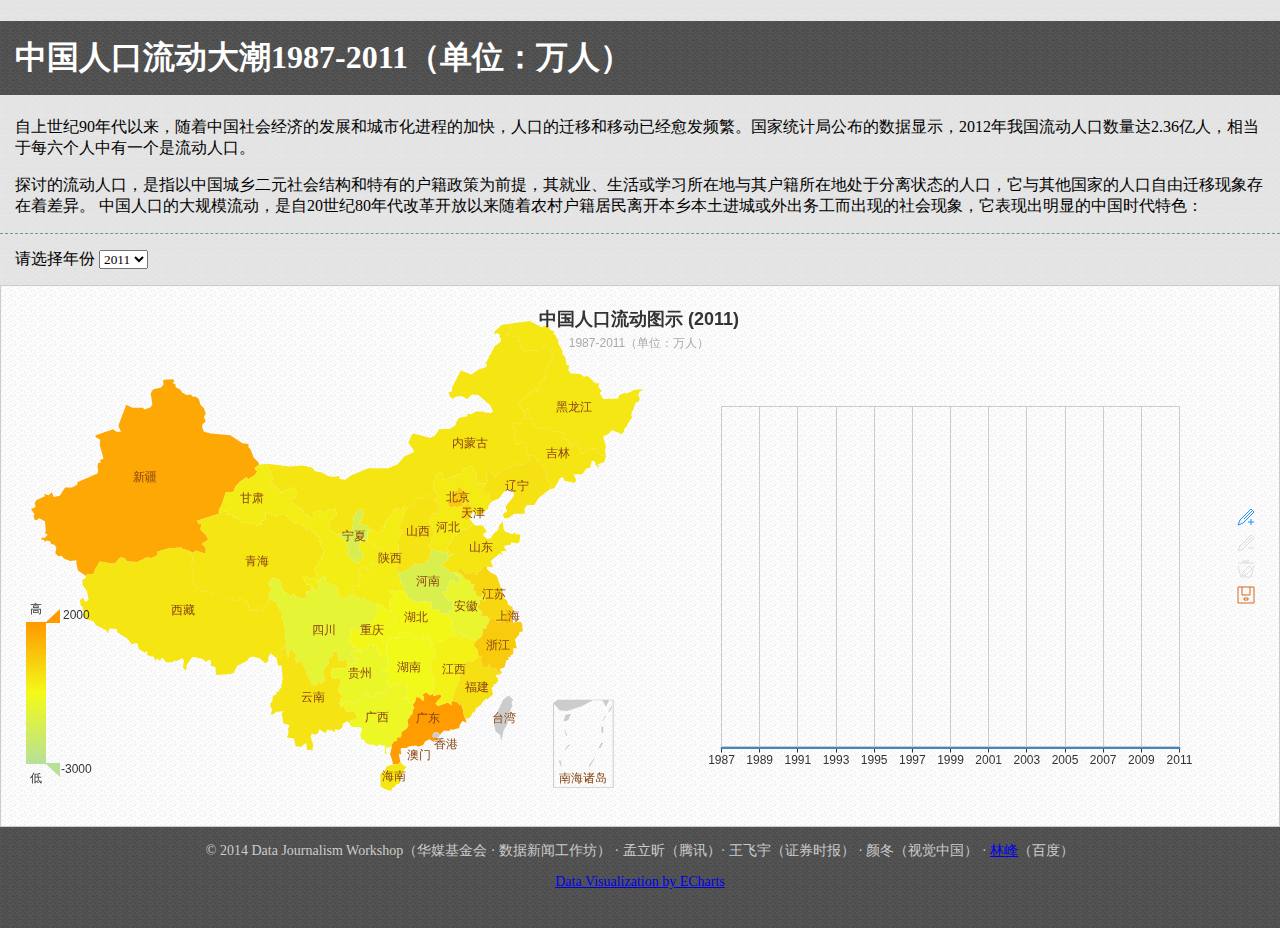
<file: echarts-2.2.7/doc/example/topic/24-population-china/index.html>
<!DOCTYPE html>
<html lang="en">
<head>
<meta http-equiv="Content-Type" content="text/html; charset=UTF-8" />
<link rel="shortcut icon" href="../../../asset/ico/favicon.png">
<title>中国人口流动大潮</title>
<style type="text/css">
* {
    font-family: "Microsoft YaHei" !important;
}
h1 {
    font-family: "Microsoft YaHei";
    font-weight: bold;
    color: #FFF;
    background-color: #000;
    border: 5px none #000;
    background-image: url(../../../asset/img/tweed.png);
    background-repeat: repeat;
    padding-right: 15px;
    padding-bottom: 15px;
    padding-left: 15px;
    padding-top: 15px;
}

p {
    padding: 0 15px;
}
    
.select_box {
    border-top-width: 1px;
    border-top-style: dashed;
    border-top-color: #699;
    padding-top: 15px;
    padding-bottom: 15px;
    padding-right: 15px;
    padding-left: 15px;
}
body {
    background-image: url(../../../asset/img/ticks.png);
    background-repeat: repeat;
    margin-left: 0px;
    margin-top: 0px;
    margin-right: 0px;
    margin-bottom: 0px;
}

#main{
    background-image: url(../../../asset/img/groovepaper.png);
    background-repeat: repeat;    
    }

.footer {
    height: 100px;
    background-image: url(../../../asset/img/tweed.png);
    background-repeat: repeat;
    font-family: "Microsoft YaHei";
    font-size: 14px;
    color: #CCC;
    text-align: center;
    padding-top: 1px;
}
.footer a:hover {
    color:#62C462
}
</style>
</head>

<body>
<h1>中国人口流动大潮1987-2011（单位：万人）</h1>
<p>自上世纪90年代以来，随着中国社会经济的发展和城市化进程的加快，人口的迁移和移动已经愈发频繁。国家统计局公布的数据显示，2012年我国流动人口数量达2.36亿人，相当于每六个人中有一个是流动人口。</p>
<p>探讨的流动人口，是指以中国城乡二元社会结构和特有的户籍政策为前提，其就业、生活或学习所在地与其户籍所在地处于分离状态的人口，它与其他国家的人口自由迁移现象存在着差异。
中国人口的大规模流动，是自20世纪80年代改革开放以来随着农村户籍居民离开本乡本土进城或外出务工而出现的社会现象，它表现出明显的中国时代特色：</p>
<div class="select_box"><form id="form1" name="form1" method="post" action="">
  <label for="year">请选择年份</label>
  <select name="year" id="year">
    <option>1987</option>
    <option>1988</option>
    <option>1989</option>
    <option>1990</option>
    <option>1991</option>
    <option>1992</option>
    <option>1993</option>
    <option>1994</option>
    <option>1995</option>
    <option>1996</option>
    <option>1997</option>
    <option>1998</option>
    <option>1999</option>
    <option>2000</option>
    <option>2001</option>
    <option>2002</option>
    <option>2003</option>
    <option>2004</option>
    <option>2005</option>
    <option>2006</option>
    <option>2007</option>
    <option>2008</option>
    <option>2009</option>
    <option>2010</option>
    <option selected="selected">2011</option>
  </select>
</form></div>

<div id="main" style="height:500px;border:1px solid #ccc;padding:20px;"></div>
    <script src="../../www/js/echarts.js"></script>
    <script src="js/data-people.js"></script>
    <script type="text/javascript">
    require.config({
        paths:{ 
            echarts: '../../www/js'
        }
    });
    var myChart;
    var colorList;
    require(
        [
            'echarts',
            'echarts/chart/bar',
            'echarts/chart/line',
            'echarts/chart/map'
        ],
        function (ec) {
            colorList = require('zrender/tool/color').getGradientColors(
                ['red','yellow','lightskyblue'], 10
            );
            //console.log(colorList)
            myChart = ec.init(document.getElementById('main'));
            //myChart.setOption(option);
            yearSelector.onchange();
            window.onresize = myChart.resize;
            var ecConfig = require('echarts/config');
            myChart.on(ecConfig.EVENT.MAP_SELECTED, mapSelected);
        }
    );
    
    var selected;
    function mapSelected(param){
        selected = param.selected;
        var mapSeries = option.series[0];
        var data = [];
        var legendData = [];
        var legendData = [];
        var name;
        option.series = option.series.slice(0,1);
        for (var p = 0, len = mapSeries.data.length; p < len; p++) {
            name = mapSeries.data[p].name;
            mapSeries.data[p].selected = selected[name];
            if (selected[name]) {
                //option.yAxis[0].name = name + ' 人口流动情况';
                var tarIdx;
                for (var i = 0, l = pList.length; i < l; i++) {
                    if (pList[i] == name) {
                        tarIdx = i;
                        break;
                    }
                }
                for (var i = 1987; i <= 2011; i++) {
                    data.push(dataPeople[i][tarIdx]);
                }
                option.series.push({
                    name : name,
                    type:'line',
                    tooltip: {
                        trigger: 'axis'
                    },
                    data: data
                });
                legendData.push(name);
                data = [];
            }
        }
        //option.series[1].data = data;
        option.legend.data = legendData;
        myChart.setOption(option, true);
    }
    
    var yearSelector = document.getElementById('year');
    yearSelector.onchange = function (e){
        var curYear = yearSelector.selectedOptions[0].innerHTML;
        option.title.text = '中国人口流动图示 (' + curYear + ')';
        var max = dataPeople[curYear + 'max'];
        var min = dataPeople[curYear + 'min'];
        var gap = (max - min) / 5;
        /*
        var legendData = [
            Math.round(min + 4 * gap) + '以上',
            Math.round(min + 3 * gap) + ' ~' + Math.round(min + 4 * gap),
            Math.round(min + 2 * gap) + ' ~' + Math.round(min + 3 * gap),
            Math.round(min + gap) + ' ~' + Math.round(min + 2 * gap),
            Math.round(min + gap) + '以下',
        ];
        option.legend.data = legendData;
        */
        option.dataRange.max = max;
        option.dataRange.min = min;
        if (min >= 0) {
            //双正
            option.dataRange.color = [colorList[0], colorList[10]];
            /*
            option.color = require('zrender/tool/color').getStepColors(
                colorList[0], colorList[10], 5
            )
            */
            //option.color = [colorList[0], colorList[2], colorList[4], colorList[7], colorList[10]];
        }
        else if (max >= 0 && min <= 0) {
            //正负
            var first = Math.round(10 - max / (max - min) * 10);
            var end = Math.round(min / (min - max) * 10 + 10);
            option.dataRange.color = [
                colorList[first], 
                colorList[Math.round((end - first) / 2 + first)],
                colorList[end]
            ];
            //console.log(first,end);
            /*
            option.color = [
                colorList[first], colorList[first + 2], 
                option.dataRange.color[1], 
                colorList[end - 2], colorList[end]
            ];
            */
        }
        else {
            //双负
            option.dataRange.color = [colorList[11], colorList[20]];
            /*
            option.color = require('zrender/tool/color').getStepColors(
                colorList[11], colorList[20], 5
            )
            */
            //option.color = [colorList[11], colorList[13], colorList[15], colorList[17], colorList[20]];
        }
        //console.log(option.color,option.dataRange.color)
        
        option.series[0].data = dataPeople[curYear];
        /*
        for (var i = 0; i <= 4; i++) {
            option.series[i + 1].name = legendData[i];
        }
        */
        if (selected) {
            mapSelected({selected:selected});
        }
        else{
            myChart.setOption(option, true);
        }
    }
    </script>
<div class="footer">
    <p>&copy; 2014 Data Journalism Workshop（华媒基金会 &middot; 数据新闻工作坊） &middot; 孟立昕（腾讯）&middot; 王飞宇（证券时报） &middot; 颜冬（视觉中国） &middot; <a href="http://weibo.com/kenerlinfeng" target="_blank">林峰</a>（百度）</p> 
    <p><a href="http://echarts.baidu.com" target="_blank">Data Visualization by ECharts</a></p>
</div>
</body>
</html>
</file>
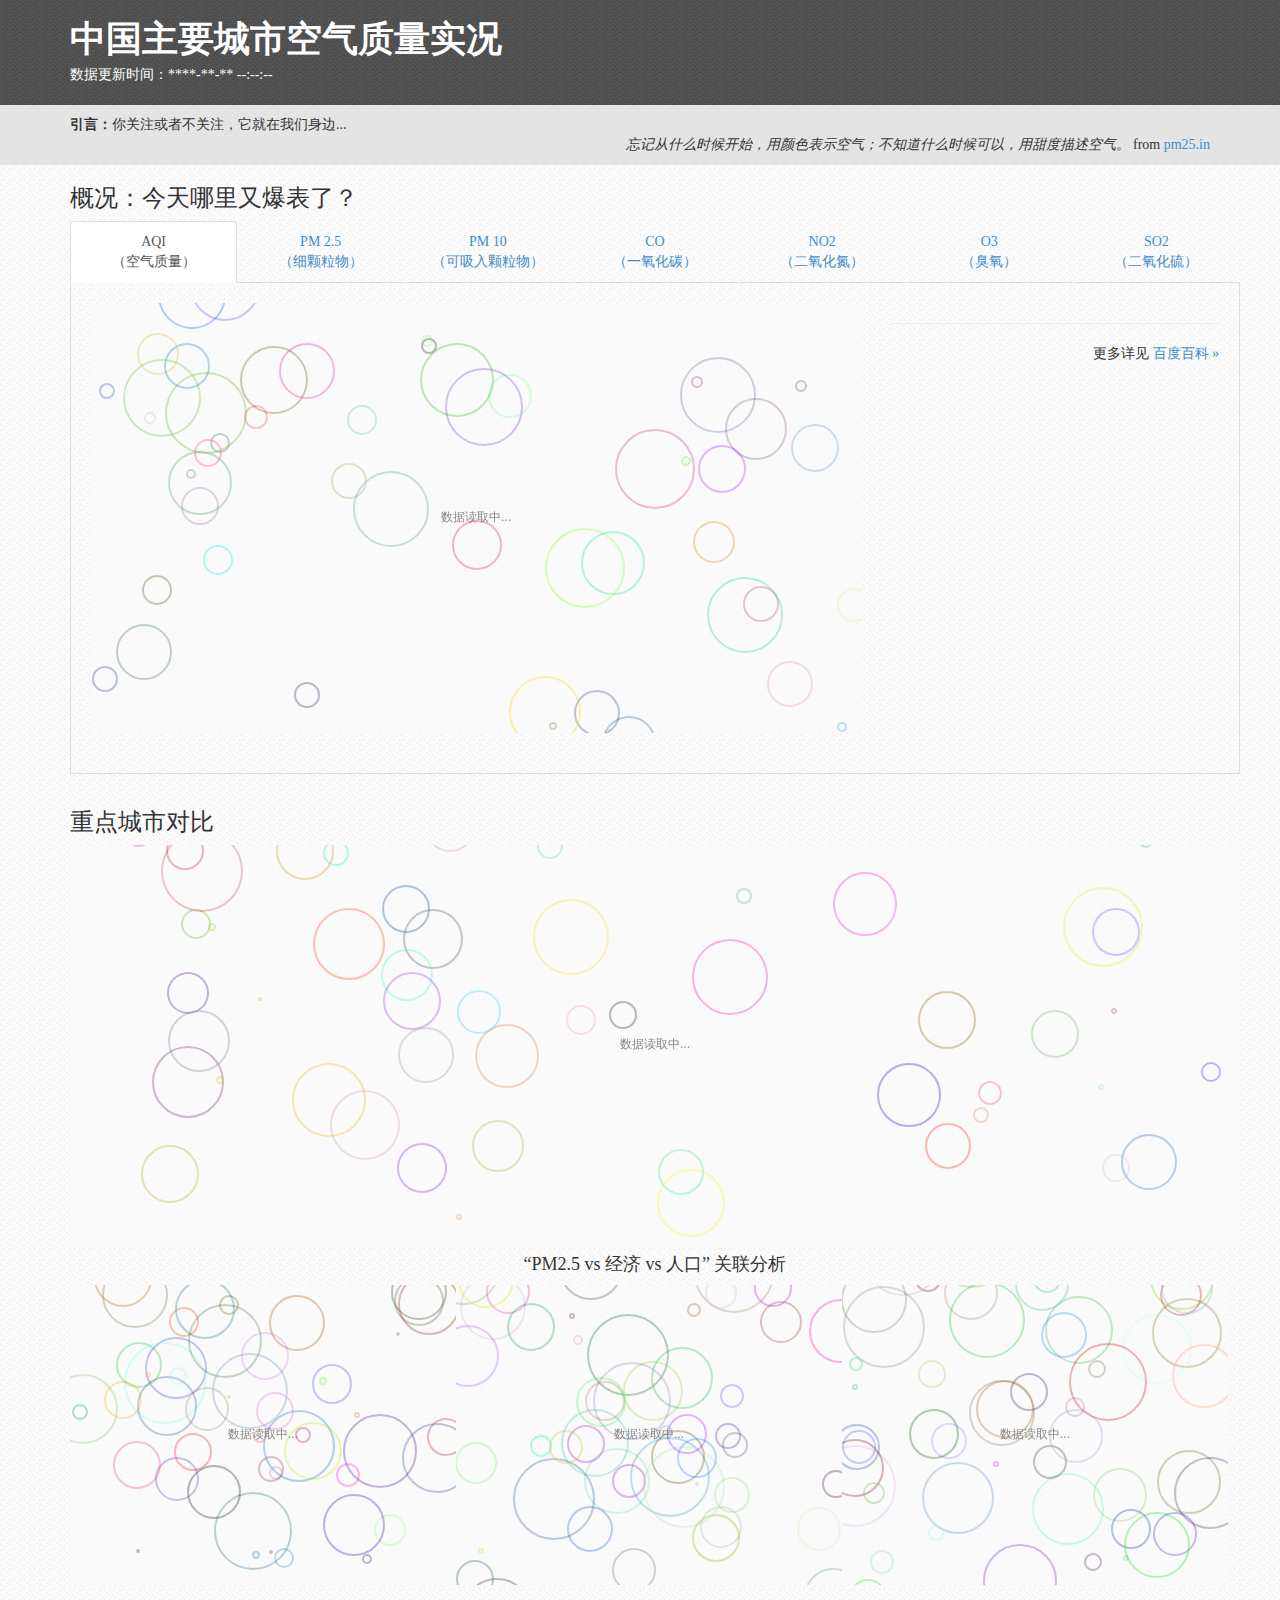
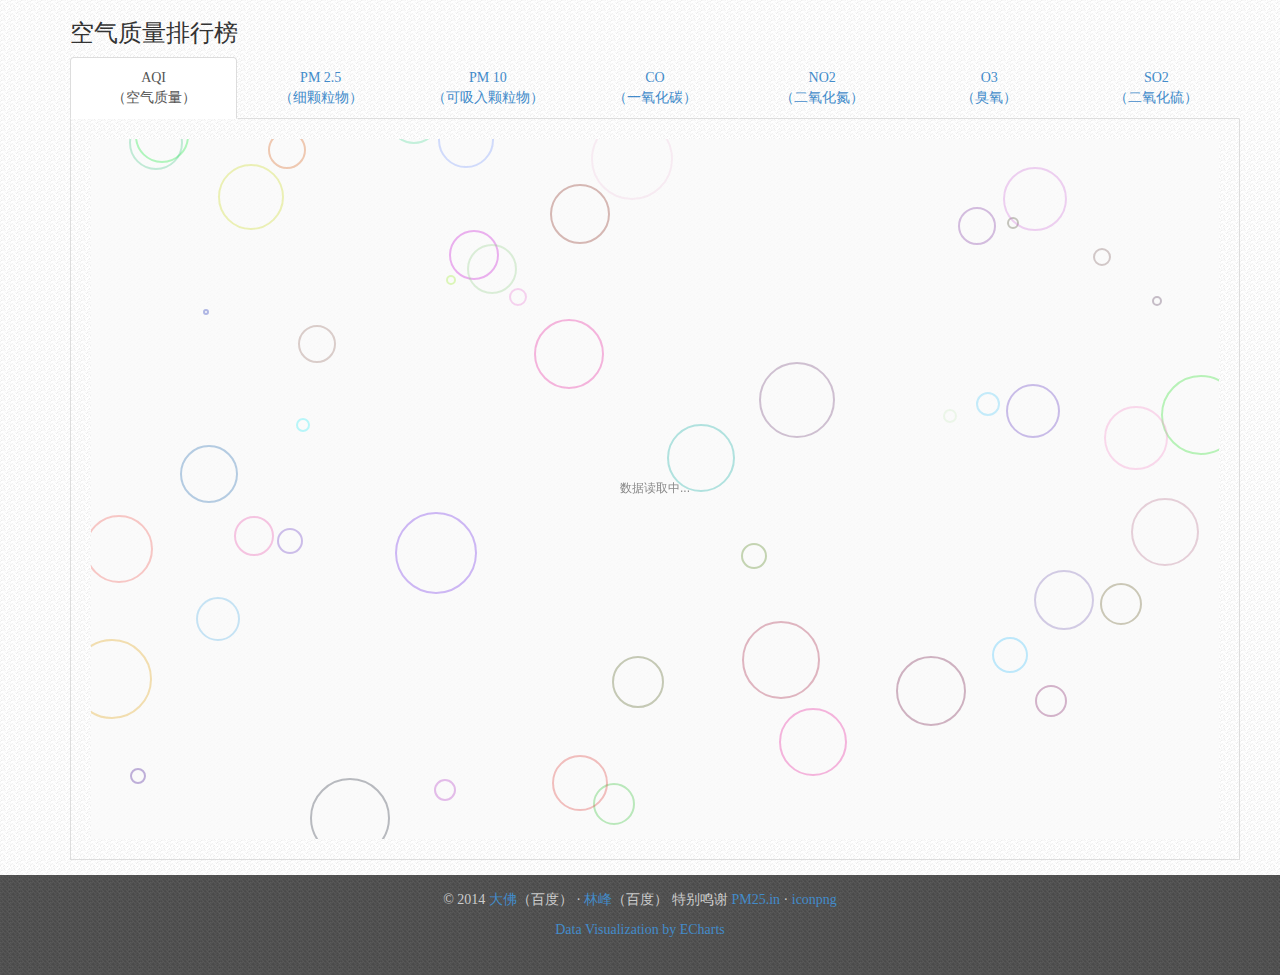
<file: echarts-2.2.7/doc/example/topic/aqi-china/index.html>
﻿<!DOCTYPE html>
<html lang="en">
<head>
    <meta charset="utf-8">
    <title>中国城市空气质量实况</title>
    <meta name="viewport" content="width=device-width, initial-scale=1.0">
    <meta name="description" content="China">
    <meta name="author" content="kener.linfeng@gmail.com">

    <link href="../../../asset/css/bootstrap.css" rel="stylesheet">
    <link href="../../../asset/css/bootstrap-responsive.css" rel="stylesheet">
    <link rel="shortcut icon" href="../../../asset/ico/favicon.png">
    <style type="text/css">
        * {
            font-family: "Microsoft YaHei" !important;
        }
        body{
            background-image: url(../../../asset/img/groovepaper.png);
            background-repeat: repeat;    
        }
        header {
            background-image: url(../../../asset/img/tweed.png);
            background-repeat: repeat;
        }
        h1 {
            color: #FFF;
            font-weight : bolder;
            margin:20px 0 5px 0;
        }
        header p {
            color: #FFF;
            margin-bottom: 20px;
        }
        section {
            background-image: url(../../../asset/img/ticks.png);
            background-repeat: repeat;
            padding: 10px;
        }
        footer {
            height: 100px;
            background-image: url(../../../asset/img/tweed.png);
            background-repeat: repeat;
            font-size: 14px;
            color: #CCC;
            text-align: center;
            padding-top: 15px;
            margin-top:15px;
        }
        .nav.nav-tabs.nav-justified {
            margin-bottom:0;
        }
        .ctrl-wrap {
            padding:20px 20px 0 20px;
            text-align: center;
            border-left: 1px solid #dddddd;
            border-right: 1px solid #dddddd;
        }
        .ctrl-content .btn{
            width: 7%;
        }
        .tab-content {
            padding:20px;
            border: 1px solid #dddddd;
            border-top: 0px;
        }
        .g2wrap {
            height:300px;
            width:33%;
            float:left;
        }
        input[type="radio"] {
            margin: -5px 5px 0;
        }
        label {
            display: inline-block;
            margin-bottom: 5px;
            font-weight: bold;
        }
        footer a:hover {
            color:#62C462
        }
    </style>
</head>

<body>
    <!-- HEADER -->
    <header>
        <div class="container">
            <h1>中国主要城市空气质量实况</h1>
            <p>数据更新时间：<span id="time">****-**-** --:--:--</span></p>
        </div>
    </header>
    <section>
        <div class="container">
            <strong>引言：</strong>你关注或者不关注，它就在我们身边...
            <div style="text-align: right"><i>忘记从什么时候开始，用颜色表示空气；不知道什么时候可以，用甜度描述空气。</i> from <a href="http://www.pm25.in/" target="_blank">pm25.in</a></div>
        </div>
    </section>
    <div class="container">
        <!-- CONTAINER -->
        <div class="row">
            <div id="overview" class="span12">
                <h3>概况：今天哪里又爆表了？</h3>
                <!-- Nav tabs -->
                <ul class="nav nav-tabs nav-justified">
                    <li class="active">
                        <a id = "o-aqi" href="#main0" data-toggle="tab">AQI<br/>（空气质量）</a></li>
                    <li><a id = "o-pm25" href="#main0" data-toggle="tab">PM 2.5<br/>（细颗粒物）</a></li>
                    <li><a id = "o-pm10" href="#main0" data-toggle="tab">PM 10<br/>（可吸入颗粒物）</a></li>
                    <li><a id = "o-co" href="#main0" data-toggle="tab">CO<br/>（一氧化碳）</a></li>
                    <li><a id = "o-no2" href="#main0" data-toggle="tab">NO2<br/>（二氧化氮）</a></li>
                    <li><a id = "o-o3" href="#main0" data-toggle="tab">O3<br/>（臭氧）</a></li>
                    <li><a id = "o-so2" href="#main0" data-toggle="tab">SO2<br/>（二氧化硫）</a></li>
                </ul>
                <div class="tab-content" id="main0">
                    <div class="span8" style="margin:0 30px 0 0">
                        <div id="g0" style="height:430px"></div>
                    </div>
                    <div style="min-height:430px;">
                        <h4 id="overview-head"></h4><hr>
                        <p id="overview-content"></p>
                        <p style="text-align: right">更多详见 <a id="overview-link" target="_blank">百度百科 »</a></p>
                    </div>
                </div>
            </div>
            <div class="span12" style="margin-top:15px;">
                <h3>重点城市对比</h3>
                <div id="g1" style="height:400px"></div>
                <h4 style="text-align: center">“PM2.5 vs 经济 vs 人口” 关联分析</h4>
                <div id="g20" class="g2wrap"></div>
                <div id="g21" class="g2wrap"></div>
                <div id="g22" class="g2wrap"></div>
            </div>
            <div class="span12" style="margin-top:15px;">
                <h3>空气质量排行榜</h3>
                <!-- Nav tabs -->
                <ul class="nav nav-tabs nav-justified">
                    <li class="active">
                        <a id = "r-aqi" href="#main3" data-toggle="tab">AQI<br/>（空气质量）</a></li>
                    <li><a id = "r-pm25" href="#main3" data-toggle="tab">PM 2.5<br/>（细颗粒物）</a></li>
                    <li><a id = "r-pm10" href="#main3" data-toggle="tab">PM 10<br/>（可吸入颗粒物）</a></li>
                    <li><a id = "r-co" href="#main3" data-toggle="tab">CO<br/>（一氧化碳）</a></li>
                    <li><a id = "r-no2" href="#main3" data-toggle="tab">NO2<br/>（二氧化氮）</a></li>
                    <li><a id = "r-o3" href="#main3" data-toggle="tab">O3<br/>（臭氧）</a></li>
                    <li><a id = "r-so2" href="#main3" data-toggle="tab">SO2<br/>（二氧化硫）</a></li>
                </ul>
                <div class="tab-content" id="main3">
                    <div id="g3" style="height:700px"></div>
                </div>
            </div><!--/span-->
        </div><!--/row-->
    </div>
    <!-- FOOTER -->
    <footer>
      <p>&copy; 2014 <a href="http://weibo.com/wfsr" target="_blank">大佛</a>（百度）  &middot; <a href="http://weibo.com/kenerlinfeng" target="_blank">林峰</a>（百度） 特别鸣谢 <a href="http://www.pm25.in/" target="_blank">PM25.in</a> &middot; <a href="http://www.iconpng.com/" target="_blank">iconpng</a></p>
      <p><a href="http://echarts.baidu.com" target="_blank">Data Visualization by ECharts</a></p>
    </footer>

    <script src="../../../asset/js/jquery.js"></script>
    <script src="../../../asset/js/bootstrap-transition.js"></script>
    <script src="../../../asset/js/bootstrap-alert.js"></script>
    <script src="../../../asset/js/bootstrap-modal.js"></script>
    <script src="../../../asset/js/bootstrap-dropdown.js"></script>
    <script src="../../../asset/js/bootstrap-scrollspy.js"></script>
    <script src="../../../asset/js/bootstrap-tab.js"></script>
    <script src="../../../asset/js/bootstrap-tooltip.js"></script>
    <script src="../../../asset/js/bootstrap-popover.js"></script>
    <script src="../../../asset/js/bootstrap-button.js"></script>
    <script src="../../../asset/js/bootstrap-collapse.js"></script>
    <script src="../../../asset/js/bootstrap-carousel.js"></script>
    <script src="../../../asset/js/bootstrap-typeahead.js"></script>
    <!-- core -->
    <script src="../../www/js/echarts.js"></script>
    <script src="./js/option0.js"></script>
    <script src="./js/option1.js"></script>
    <script src="./js/option2.js"></script>
    <script src="./js/option3.js"></script>
    <script src="./js/china_city_geo.js"></script>
    <script src="./js/data.js"></script>
    <script src="./js/main.js"></script>
</body>
</html>
</file>
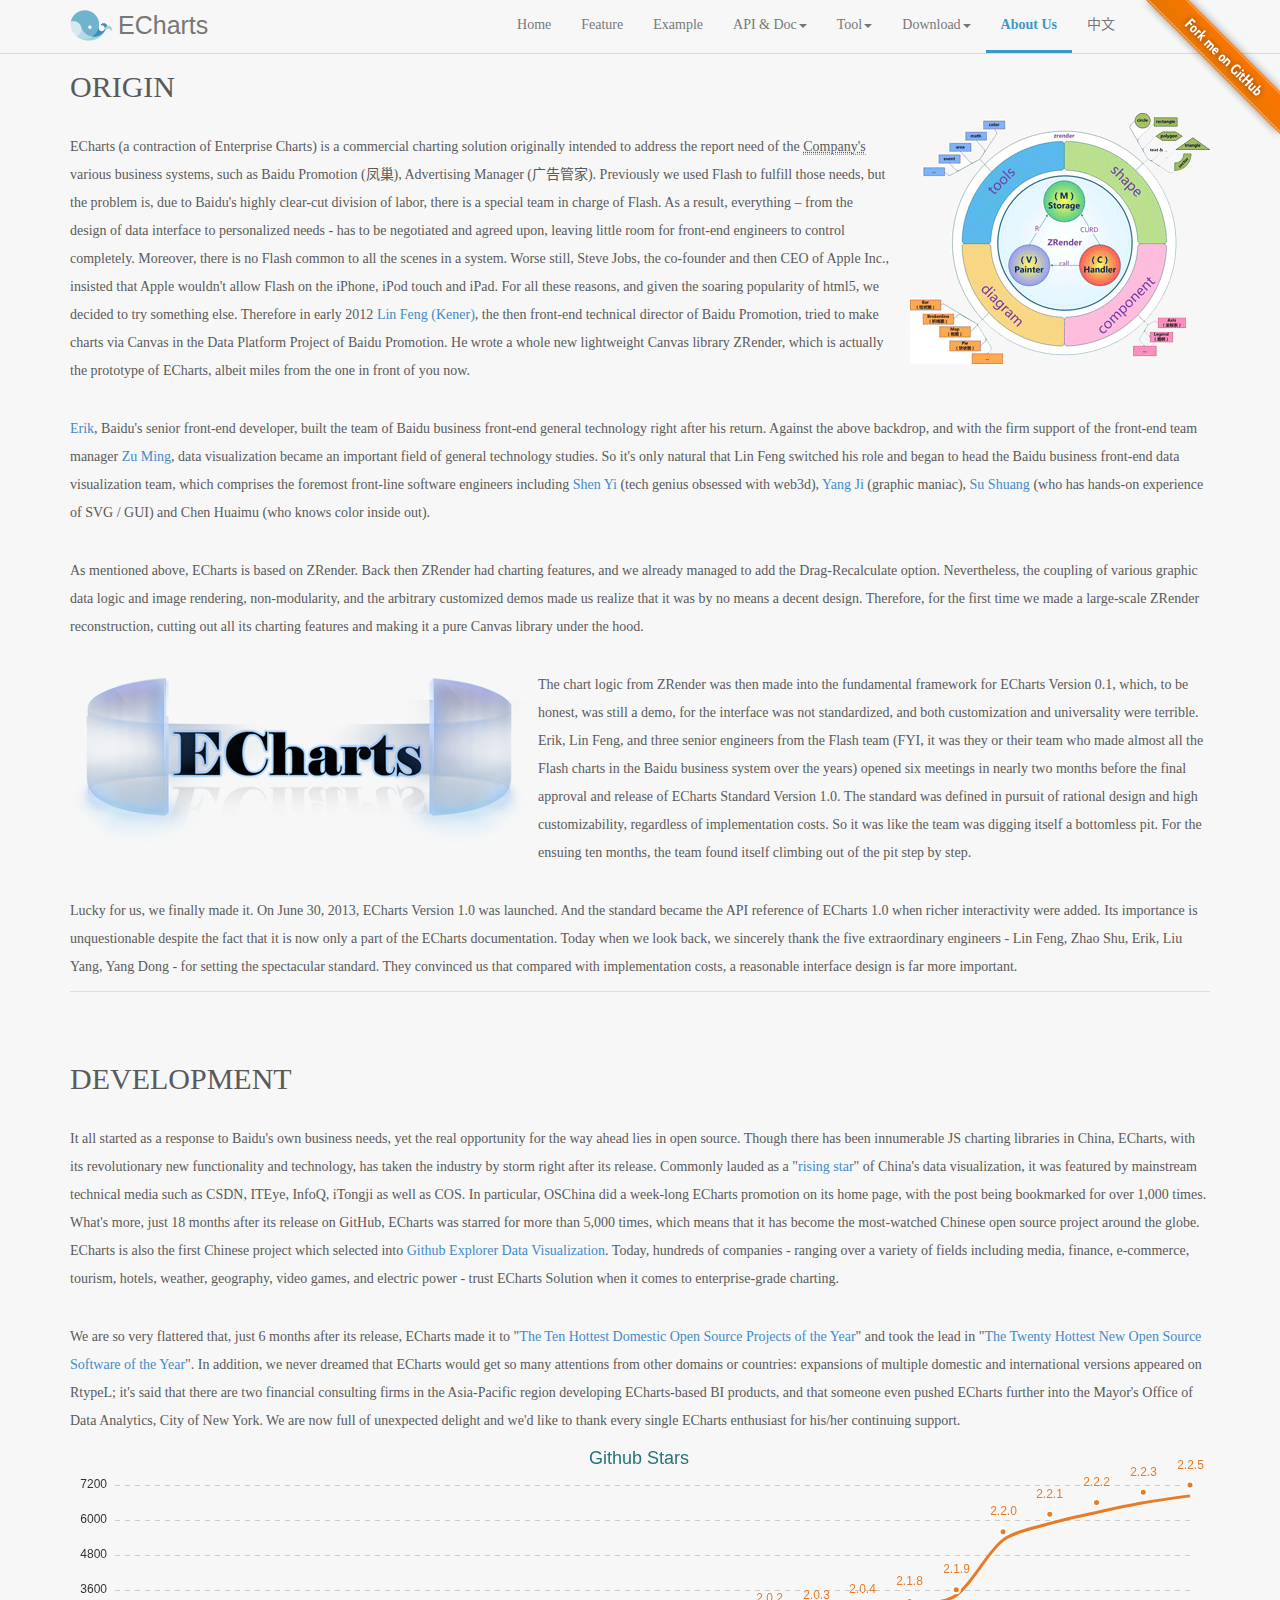
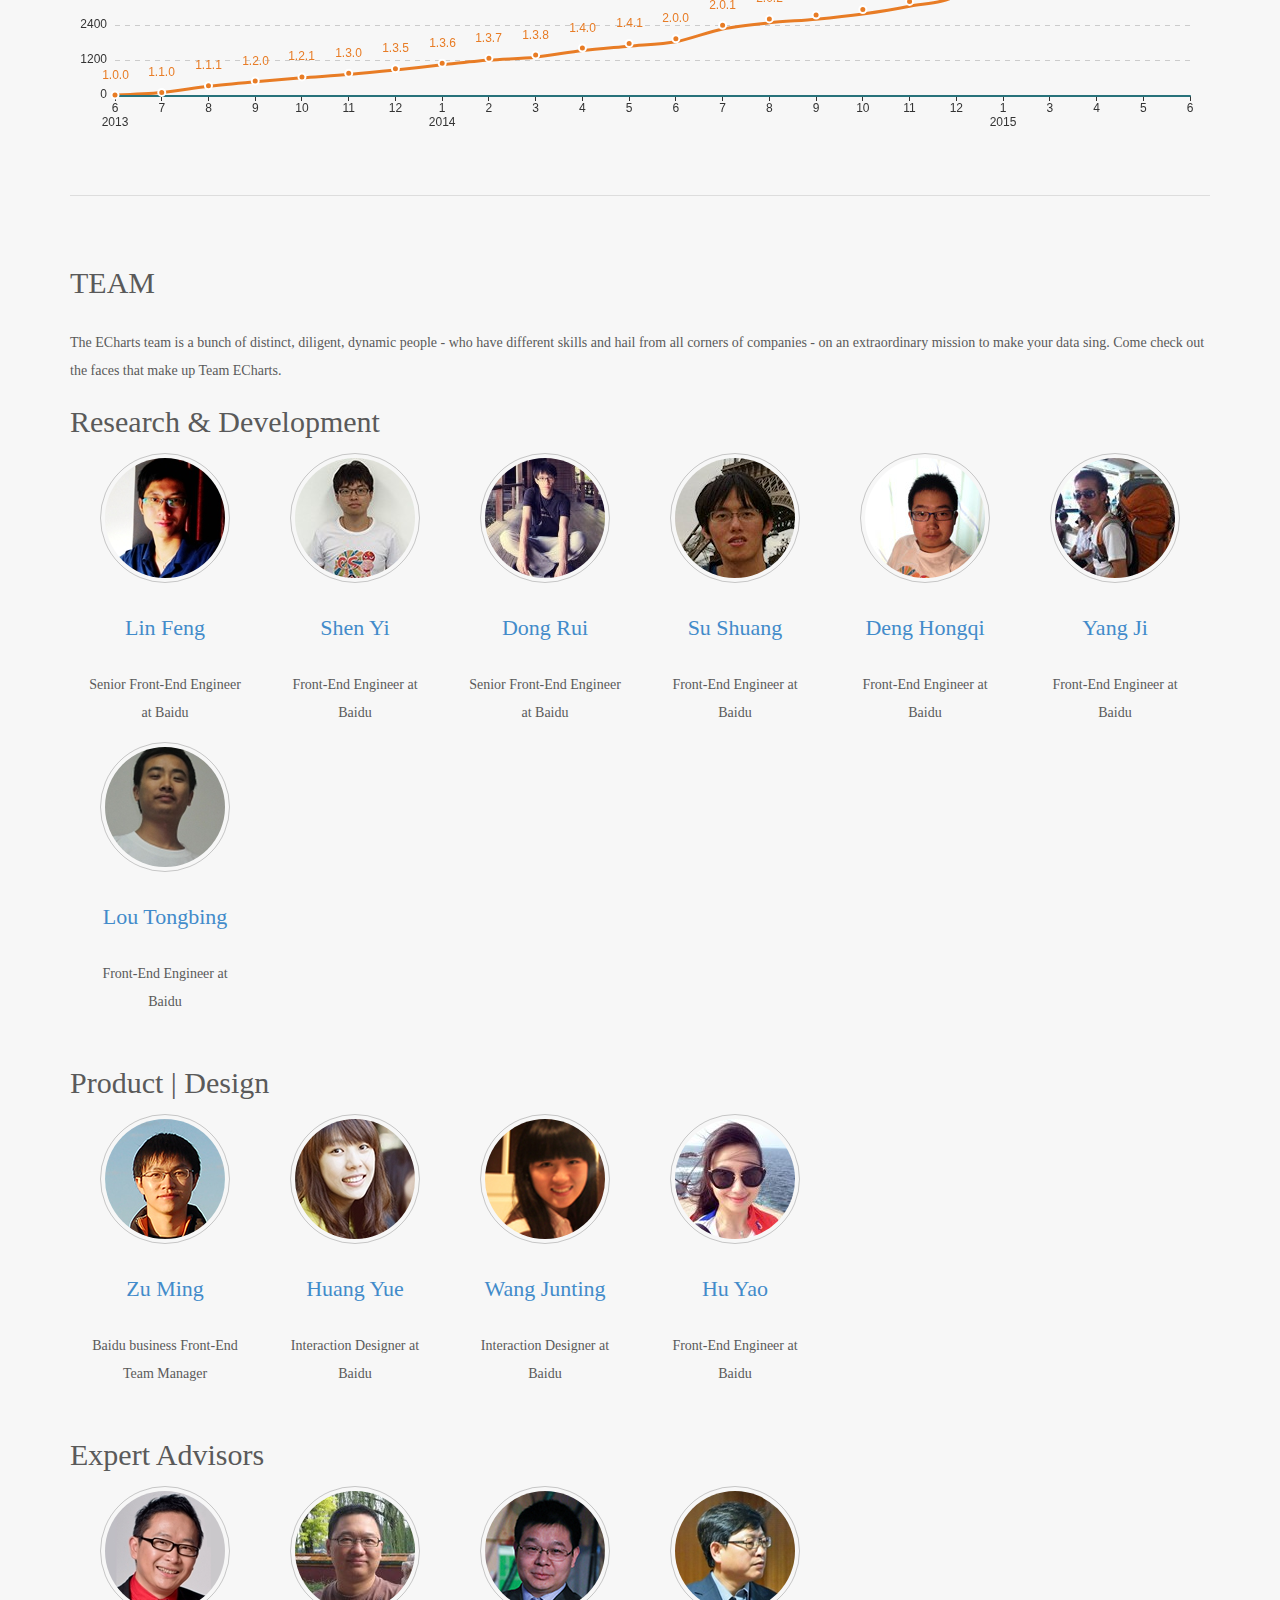
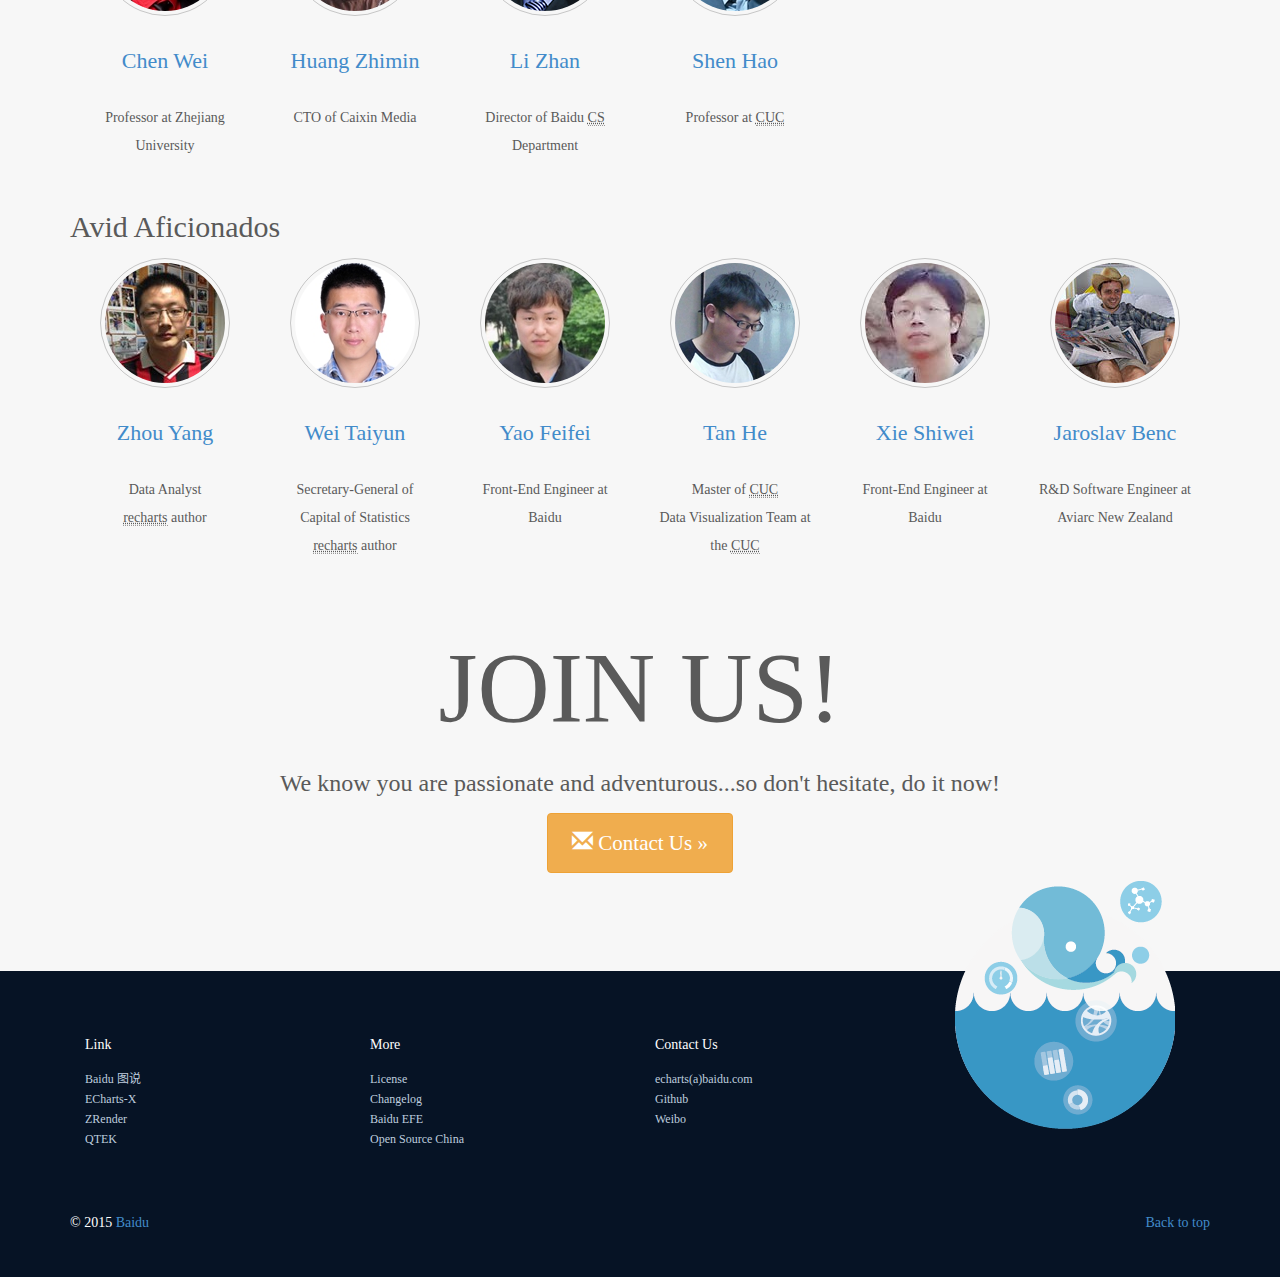
<file: echarts-2.2.7/doc/about-en.html>
<!DOCTYPE html>
<html lang="zh-cn">
  <head>
    <meta charset="utf-8">
    <meta http-equiv="X-UA-Compatible" content="IE=edge">
    <meta name="viewport" content="width=device-width, initial-scale=1.0">
    <meta name="description" content="ECharts">
    <meta name="author" content="kener.linfeng@gmail.com">
    <title>ECharts · About</title>

    <link rel="shortcut icon" href="./asset/ico/favicon.png">

    <link href="./asset/css/font-awesome.min.css" rel="stylesheet">
    <link href="./asset/css/bootstrap.css" rel="stylesheet">
    <link href="./asset/css/carousel.css" rel="stylesheet">
    <link href="./asset/css/echartsHome.css" rel="stylesheet">
    <!-- HTML5 shim and Respond.js IE8 support of HTML5 elements and media queries -->
    <!--[if lt IE 9]>
      <script src="https://oss.maxcdn.com/html5shiv/3.7.2/html5shiv.min.js"></script>
      <script src="https://oss.maxcdn.com/respond/1.4.2/respond.min.js"></script>
    <![endif]-->
    <style type="text/css">
        /* Main marketing message and sign up button */
      .img-circle {
          border: 1px solid rgba(0, 0, 0, 0.2);
          padding: 4px;
          margin: 5px;
      }
      .container p {
          margin-top:30px;
      }
      h2 a {
          font-size:22px;
      }
    </style>
  </head>

  <body>
    <!-- Fixed navbar -->
    <div class="navbar navbar-default navbar-fixed-top" role="navigation" id="head"></div>

    <div class="container">
      <div class="row">
          <h2>ORIGIN</h2>
          <img class="pull-right" src="asset/img/about/zrender1.png" style="margin-left:20px;">
          <p>ECharts (a contraction of Enterprise Charts) is a commercial charting solution originally intended to address the report need of the <abbr title="Baidu">Company's</abbr> various business systems, such as Baidu Promotion (凤巢), Advertising Manager (广告管家). Previously we used Flash to fulfill those needs, but the problem is, due to Baidu's highly clear-cut division of labor, there is a special team in charge of Flash. As a result, everything – from the design of data interface to personalized needs - has to be negotiated and agreed upon, leaving little room for front-end engineers to control completely. Moreover, there is no Flash common to all the scenes in a system. Worse still, Steve Jobs, the co-founder and then CEO of Apple Inc., insisted that Apple wouldn't allow Flash on the iPhone, iPod touch and iPad. For all these reasons, and given the soaring popularity of html5, we decided to try something else. Therefore in early 2012 <a href="http://weibo.com/kenerlinfeng" target="_blank">Lin Feng (Kener)</a>, the then front-end technical director of Baidu Promotion, tried to make charts via Canvas in the Data Platform Project of Baidu Promotion. He wrote a whole new lightweight Canvas library ZRender, which is actually the prototype of ECharts, albeit miles from the one in front of you now.</p>
          <p><a href="http://weibo.com/errorrik" target="_blank">Erik</a>, Baidu's senior front-end developer, built the team of Baidu business front-end general technology right after his return. Against the above backdrop, and with the firm support of the front-end team manager <a href="http://weibo.com/forain" target="_blank">Zu Ming</a>, data visualization became an important field of general technology studies. So it's only natural that Lin Feng switched his role and began to head the Baidu business front-end data visualization team, which comprises the foremost front-line software engineers including <a href="http://weibo.com/pissang" target="_blank">Shen Yi</a> (tech genius obsessed with web3d), <a href="http://weibo.com/wind108369" target="_blank">Yang Ji</a> (graphic maniac), <a href="http://weibo.com/u/2113446991" target="_blank">Su Shuang </a>(who has hands-on experience of SVG / GUI) and Chen Huaimu (who knows color inside out).</p>
          
          <p>As mentioned above, ECharts is based on ZRender. Back then ZRender had charting features, and we already managed to add the Drag-Recalculate option. Nevertheless, the coupling of various graphic data logic and image rendering, non-modularity, and the arbitrary customized demos made us realize that it was by no means a decent design. Therefore, for the first time we made a large-scale ZRender reconstruction, cutting out all its charting features and making it a pure Canvas library under the hood. </p>
          <img class="pull-left" src="asset/img/about/echarts1.png" style="margin-right:10px;">
          <p>The chart logic from ZRender was then made into the fundamental framework for ECharts Version 0.1, which, to be honest, was still a demo, for the interface was not standardized, and both customization and universality were terrible. Erik, Lin Feng, and three senior engineers from the Flash team (FYI, it was they or their team who made almost all the Flash charts in the Baidu business system over the years) opened six meetings in nearly two months before the final approval and release of ECharts Standard Version 1.0. The standard was defined in pursuit of rational design and high customizability, regardless of implementation costs. So it was like the team was digging itself a bottomless pit. For the ensuing ten months, the team found itself climbing out of the pit step by step.</p>
          <p>Lucky for us, we finally made it. On June 30, 2013, ECharts Version 1.0 was launched. And the standard became the API reference of ECharts 1.0 when richer interactivity were added. Its importance is unquestionable despite the fact that it is now only a part of the ECharts documentation. Today when we look back, we sincerely thank the five extraordinary engineers - Lin Feng, Zhao Shu, Erik, Liu Yang, Yang Dong - for setting the spectacular standard. They convinced us that compared with implementation costs, a reasonable interface design is far more important.</p>
      </div>
      
      <div class="row featurette">
          <h2>DEVELOPMENT</h2>
          <p>It all started as a response to Baidu's own business needs, yet the real opportunity for the way ahead lies in open source. Though there has been innumerable JS charting libraries in China, ECharts, with its revolutionary new functionality and technology, has taken the industry by storm right after its release. Commonly lauded as a "<a href="http://www.itongji.cn/article/0P525392013.html" target="_blank">rising star</a>" of China's data visualization, it was featured by mainstream technical media such as CSDN, ITEye, InfoQ, iTongji as well as COS. In particular, OSChina did a week-long ECharts promotion on its home page, with the post being bookmarked for over 1,000 times. What's more, just 18 months after its release on GitHub, ECharts was starred for more than 5,000 times, which means that it has become the most-watched Chinese open source project around the globe. ECharts is also the first Chinese project which selected into <a href="https://github.com/showcases/data-visualization" target="_blank">Github Explorer Data Visualization</a>. Today, hundreds of companies - ranging over a variety of fields including media, finance, e-commerce, tourism, hotels, weather, geography, video games, and electric power - trust ECharts Solution when it comes to enterprise-grade charting.</p>
          <p>We are so very flattered that, just 6 months after its release, ECharts made it to "<a href="http://www.oschina.net/news/47438/2013-top-10-hot-projects-in-china" target="_blank">The Ten Hottest Domestic Open Source Projects of the Year</a>" and took the lead in "<a href="http://www.oschina.net/news/47468/2013-top-20-newest-opensource-projects" target="_blank">The Twenty Hottest New Open Source Software of the Year</a>". In addition, we never dreamed that ECharts would get so many attentions from other domains or countries: expansions of multiple domestic and international versions appeared on RtypeL; it's said that there are two financial consulting firms in the Asia-Pacific region developing ECharts-based BI products, and that someone even pushed ECharts further into the Mayor's Office of Data Analytics, City of New York. We are now full of unexpected delight and we'd like to thank every single ECharts enthusiast for his/her continuing support. </p>
          <div id="main" style="height:300px;"></div>
      </div>
      
      <div class="row featurette team">
          <h2>TEAM</h2>
          <p>The ECharts team is a bunch of distinct, diligent, dynamic people - who have different skills and hail from all corners of companies - on an extraordinary mission to make your data sing. Come check out the faces that make up Team ECharts.</p>
          
          <h2>Research & Development</h2>
          <div class="row">
            <div class="col-md-2 text-center">
              <img class="img-circle" src="asset/img/about/linfeng.jpg">
              <h2><a href="http://weibo.com/kenerlinfeng" target="_blank">Lin Feng</a></h2>
              <p>Senior Front-End Engineer at Baidu</p>
            </div>
            <div class="col-md-2 text-center">
              <img class="img-circle" src="asset/img/about/shenyi.jpg">
              <h2><a href="http://weibo.com/pissang" target="_blank">Shen Yi</a></h2>
              <p>Front-End Engineer at Baidu</p>
            </div>
            <div class="col-md-2 text-center">
              <img class="img-circle" src="asset/img/about/erik.jpg">
              <h2><a href="http://weibo.com/errorrik" target="_blank">Dong Rui</a></h2>
              <p>Senior Front-End Engineer at Baidu</p>
            </div>
            <div class="col-md-2 text-center">
              <img class="img-circle" src="asset/img/about/sushuang.jpg">
              <h2><a href="http://weibo.com/u/2113446991" target="_blank">Su Shuang</a></h2>
              <p>Front-End Engineer at Baidu</p>
            </div>
            <div class="col-md-2 text-center">
              <img class="img-circle" src="asset/img/about/denghongqi.jpg">
              <h2><a href="http://weibo.com/u/2810393271" target="_blank">Deng Hongqi</a></h2>
              <p>Front-End Engineer at Baidu</p>
            </div>
            <div class="col-md-2 text-center">
              <img class="img-circle" src="asset/img/about/yangji.jpg">
              <h2><a href="http://weibo.com/wind108369" target="_blank">Yang Ji</a></h2>
              <p>Front-End Engineer at Baidu</p>
            </div>
            <div class="col-md-2 text-center">
              <img class="img-circle" src="asset/img/about/loutongbing.jpg">
              <h2><a href="http://weibo.com/loutongbing" target="_blank">Lou Tongbing</a></h2>
              <p>Front-End Engineer at Baidu</p>
            </div>
          </div>
          
          <h2>Product | Design</h2>
          <div class="row">
            <div class="col-md-2 text-center">
              <img class="img-circle" src="asset/img/about/zuming.jpg">
              <h2><a href="http://weibo.com/forain" target="_blank">Zu Ming</a></h2>
              <p>Baidu business Front-End Team Manager</p>
            </div>
            <div class="col-md-2 text-center">
              <img class="img-circle" src="asset/img/about/huangyue.jpg">
              <h2><a href="http://weibo.com/u/1823030471" target="_blank">Huang Yue</a></h2>
              <p>Interaction Designer at Baidu</p>
            </div>
            <div class="col-md-2 text-center">
              <img class="img-circle" src="asset/img/about/wangjunting.jpg">
              <h2><a href="http://weibo.com/u/1237163505" target="_blank">Wang Junting</a></h2>
              <p>Interaction Designer at Baidu</p>
            </div>
            <div class="col-md-2 text-center">
              <img class="img-circle" src="asset/img/about/huyao.jpg">
              <h2><a href="http://weibo.com/p/1005051742233685" target="_blank">Hu Yao</a></h2>
              <p>Front-End Engineer at Baidu</p>
            </div>
            <!--div class="col-md-2 text-center">
              <img class="img-circle" src="asset/img/about/zhangyanru.jpg">
              <h2><a href="#" target="_blank">Zhang Yanru</a></h2>
              <p>Interaction Designer at Baidu</p>
            </div>
            <div class="col-md-2 text-center">
              <img class="img-circle" src="asset/img/about/yandong.jpg">
              <h2><a href="http://weibo.com/ShiMiTu2007" target="_blank">颜东</a></h2>
              <p>视觉中国设计总监</p>
            </div-->
          </div>
          
          <h2>Expert Advisors</h2>
          <div class="row">
            <div class="col-md-2 text-center">
              <img class="img-circle" src="asset/img/about/chenwei.jpg">
              <h2><a href="http://weibo.com/shearwarp" target="_blank">Chen Wei</a></h2>
              <p>Professor at Zhejiang University</p>
            </div>
            <div class="col-md-2 text-center">
              <img class="img-circle" src="asset/img/about/huangzhimin.jpg">
              <h2><a href="http://weibo.com/u/2006785117" target="_blank">Huang Zhimin</a></h2>
              <p>CTO of Caixin Media</p>
            </div>
            <div class="col-md-2 text-center">
              <img class="img-circle" src="asset/img/about/lizhan.jpg">
              <h2><a href="http://weibo.com/u/2042635201" target="_blank">Li Zhan</a></h2>
              <p>Director of Baidu <abbr title="Composite Search">CS</abbr> Department</p>
            </div>
            <div class="col-md-2 text-center">
              <img class="img-circle" src="asset/img/about/shenhao.jpg">
              <h2><a href="http://weibo.com/shenhaolaoshi" target="_blank">Shen Hao</a></h2>
              <p>Professor at <abbr title="Communication University of China">CUC</abbr></p>
            </div>
          </div>
          
          <h2>Avid Aficionados</h2>
          <div class="row" style="margin-bottom:0;">
            <div class="col-md-2 text-center">
              <img class="img-circle" src="asset/img/about/zhouyang.jpg">
              <h2><a href="http://weibo.com/zhouyummy" target="_blank">Zhou Yang</a></h2>
              <p>Data Analyst<br/><abbr title="ECharts package in R">recharts</abbr> author</p>
            </div>
            <div class="col-md-2 text-center">
              <img class="img-circle" src="asset/img/about/weitaiyun.jpg">
              <h2><a href="http://weibo.com/taiyun" target="_blank">Wei Taiyun</a></h2>
              <p>Secretary-General of Capital of Statistics<br/><abbr title="ECharts package in R">recharts</abbr> author</p>
            </div>
            <div class="col-md-2 text-center">
              <img class="img-circle" src="asset/img/about/yaofeifei.jpg">
              <h2><a href="http://weibo.com/645008221" target="_blank">Yao Feifei</a></h2>
              <p>Front-End Engineer at Baidu</p>
            </div>
            <div class="col-md-2 text-center">
              <img class="img-circle" src="asset/img/about/tanhe.jpg">
              <h2><a href="http://weibo.com/fengmengxia" target="_blank">Tan He</a></h2>
              <p>Master of <abbr title="Communication University of China">CUC</abbr><br/>Data Visualization Team at the <abbr title="Communication University of China">CUC</abbr></p>
            </div>
            <div class="col-md-2 text-center">
              <img class="img-circle" src="asset/img/about/xieshiwei.jpg">
              <h2><a href="https://github.com/i6ma" target="_blank">Xie Shiwei</a></h2>
              <p>Front-End Engineer at Baidu</p>
            </div>
            <div class="col-md-2 text-center">
              <img class="img-circle" src="asset/img/about/jaroslav.benc.jpg">
              <h2><a href="https://twitter.com/DatamaticIO" target="_blank">Jaroslav Benc</a></h2>
              <p>R&amp;D Software Engineer at Aviarc New Zealand</p>
            </div>
          </div>
      </div>
      <!-- Jumbotron -->
      <div class="jumbotron">
        <h1>JOIN US!</h1>
        <p class="lead">We know you are passionate and adventurous...so don't hesitate, do it now!</p>
        <a class="btn btn-large btn-warning" href="mailto:echarts(a)baidu.com"><i class="glyphicon glyphicon-envelope"></i> Contact Us &raquo;</a>
      </div>
    </div> <!-- /container -->
    
    <footer id="footer"></footer>
    <!-- Le javascript
    ================================================== -->
    <!-- Placed at the end of the document so the pages load faster -->
    <script src="./asset/js/jquery.min.js"></script>
    <script type="text/javascript" src="./asset/js/echartsHome.js"></script>
    <script src="./asset/js/bootstrap.min.js"></script>
    <script src="example/www/js/echarts.js"></script>
    <script type="text/javascript">
        require.config({
            paths: {
                echarts: 'example/www/js'
            }
        });
        require(
            [
                'echarts',
                'example/theme/infographic',
                'echarts/chart/line'
            ],
            function(ec, theme) {
                myChart = ec.init(document.getElementById('main'), theme);
                myChart.setOption({
                    title : {
                        text: 'Github Stars',
                        x:'center'
                    },
                    tooltip : {
                        trigger: 'axis',
                        axisPointer:{type:'none'},
                        showDelay: 0
                    },
                    grid:{x:45,x2:20,y:40,y2:50},
                    xAxis : [
                        {
                            type : 'category',
                            boundaryGap : false,
                            axisLabel: {
                                interval:0,
                                formatter:function(v){
                                    switch(v) {
                                        case '2013年6月':
                                            return '6\n2013';
                                        case '2014年1月':
                                            return '1\n2014';
                                        case '2015年1月':
                                            return '1\n2015';
                                        default:
                                            return v.substr(5).replace('月','');
                                    }
                                }
                            },
                            data : [
                                '2013年6月','2013年7月','2013年8月','2013年9月','2013年10月',
                                '2013年11月','2013年12月','2014年1月','2014年2月','2014年3月',
                                '2014年4月','2014年5月','2014年6月','2014年7月','2014年8月',
                                '2014年9月','2014年10月','2014年11月','2014年12月','2015年1月',
                                '2015年3月', '2015年4月', '2015年5月', '2015年6月'
                            ]
                        }
                    ],
                    yAxis : [
                        {
                            type: 'value',
                            splitNumber: 6,
                            min: 0,
                            max: 7200,
                            axisLabel: {
                                formatter: function (value) {
                                  return Math.round(value - 0)
                                }
                            }
                        }
                    ],
                    series : [{
                        name:'echarts',
                        type:'line',
                        smooth: true,
                        itemStyle:{normal:{color:'#E87C25'}},
                        data:[
                          {value:0,itemStyle:{normal:{label:{show:true,formatter:'1.0.0'}}}},
                          {value:90,itemStyle:{normal:{label:{show:true,formatter:'1.1.0'}}}},
                          {value:316,itemStyle:{normal:{label:{show:true,formatter:'1.1.1'}}}},
                          {value:480,itemStyle:{normal:{label:{show:true,formatter:'1.2.0'}}}},
                          {value:620,itemStyle:{normal:{label:{show:true,formatter:'1.2.1'}}}},
                          {value:743,itemStyle:{normal:{label:{show:true,formatter:'1.3.0'}}}},
                          {value:904,itemStyle:{normal:{label:{show:true,formatter:'1.3.5'}}}},
                          {value:1090,itemStyle:{normal:{label:{show:true,formatter:'1.3.6'}}}},
                          {value:1262,itemStyle:{normal:{label:{show:true,formatter:'1.3.7'}}}},
                          {value:1368,itemStyle:{normal:{label:{show:true,formatter:'1.3.8'}}}},
                          {value:1610,itemStyle:{normal:{label:{show:true,formatter:'1.4.0'}}}},
                          {value:1767,itemStyle:{normal:{label:{show:true,formatter:'1.4.1'}}}},
                          {value:1928,itemStyle:{normal:{label:{show:true,formatter:'2.0.0'}}}},
                          {value:2390,itemStyle:{normal:{label:{show:true,formatter:'2.0.1'}}}},
                          {value:2610,itemStyle:{normal:{label:{show:true,formatter:'2.0.2'}}}},
                          {value:2740,itemStyle:{normal:{label:{show:true,formatter:'2.0.3'}}}},
                          {value:2930,itemStyle:{normal:{label:{show:true,formatter:'2.0.4'}}}},
                          {value:3210,itemStyle:{normal:{label:{show:true,formatter:'2.1.8'}}}},
                          {value:3610,itemStyle:{normal:{label:{show:true,formatter:'2.1.9'}}}},
                          {value:5600,itemStyle:{normal:{label:{show:true,formatter:'2.2.0'}}}},
                          {value:6200,itemStyle:{normal:{label:{show:true,formatter:'2.2.1'}}}},
                          {value:6600,itemStyle:{normal:{label:{show:true,formatter:'2.2.2'}}}},
                          {value:6949,itemStyle:{normal:{label:{show:true,formatter:'2.2.3'}}}},
                          {value:7200,itemStyle:{normal:{label:{show:true,formatter:'2.2.5'}}}}
                        ]
                    }]
                });
                window.onresize = myChart.resize;
            }
        );

    </script>
  </body>
</html>
</file>
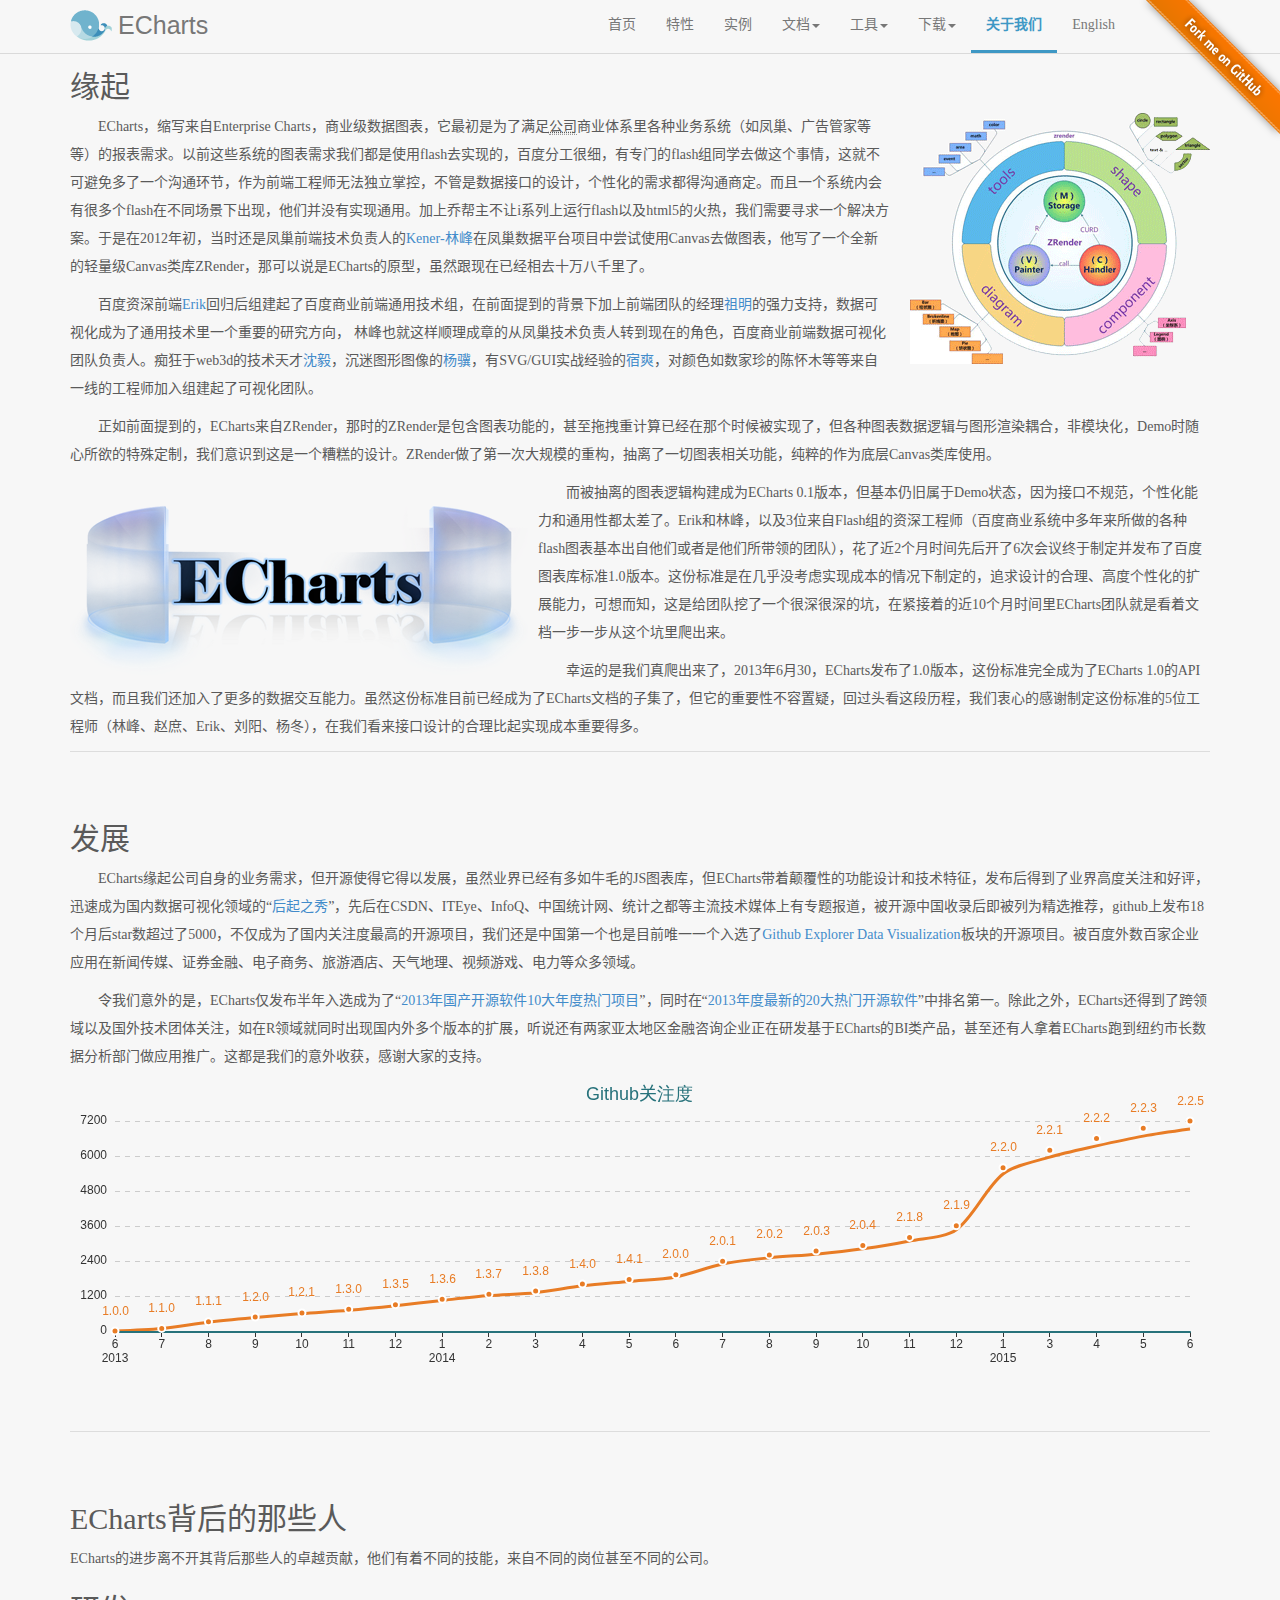
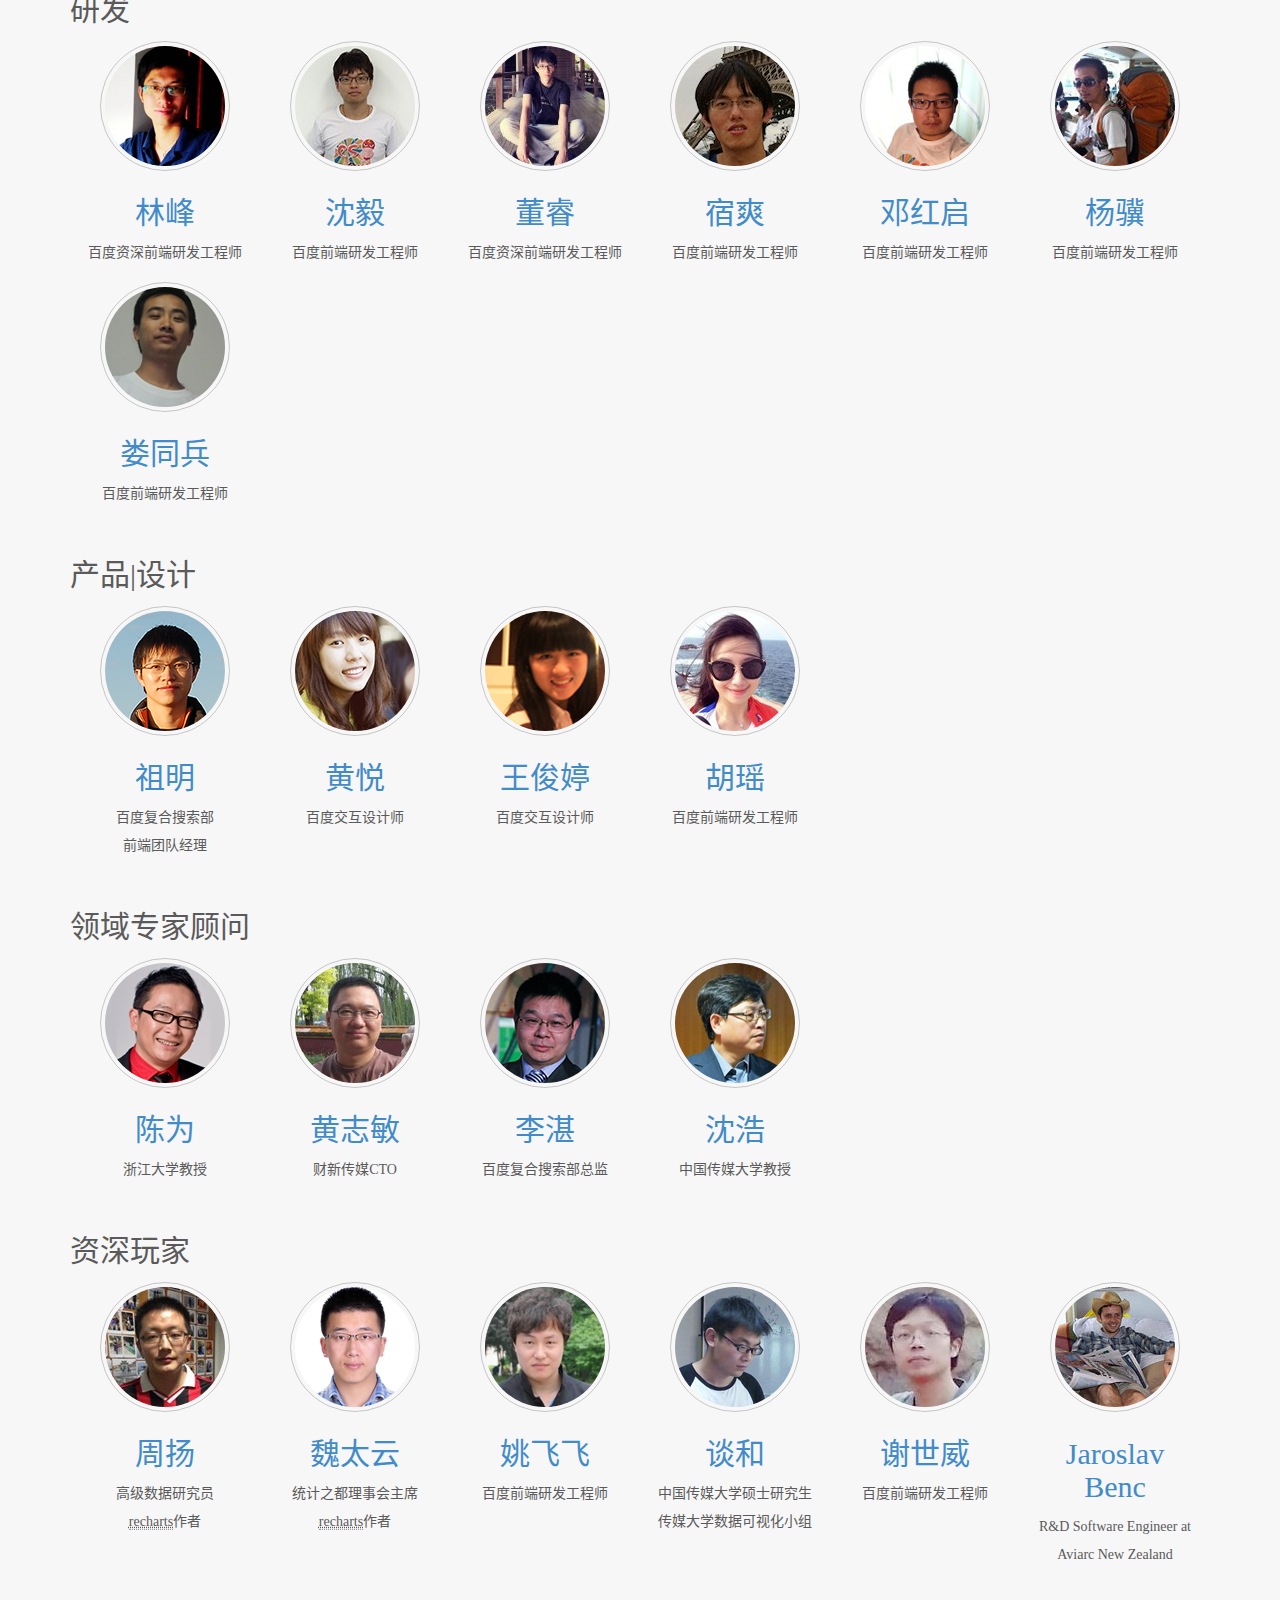
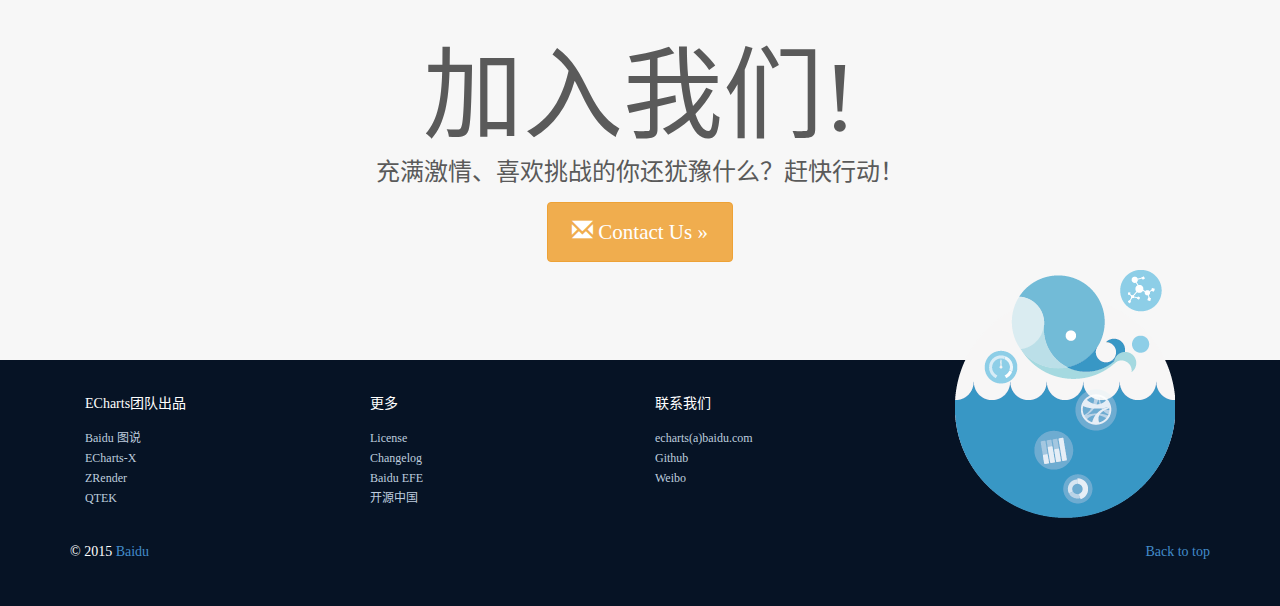
<file: echarts-2.2.7/doc/about.html>
<!DOCTYPE html>
<html lang="zh-cn">
  <head>
    <meta charset="utf-8">
    <meta http-equiv="X-UA-Compatible" content="IE=edge">
    <meta name="viewport" content="width=device-width, initial-scale=1.0">
    <meta name="description" content="ECharts">
    <meta name="author" content="kener.linfeng@gmail.com">
    <title>ECharts · About</title>

    <link rel="shortcut icon" href="./asset/ico/favicon.png">

    <link href="./asset/css/font-awesome.min.css" rel="stylesheet">
    <link href="./asset/css/bootstrap.css" rel="stylesheet">
    <link href="./asset/css/carousel.css" rel="stylesheet">
    <link href="./asset/css/echartsHome.css" rel="stylesheet">
    <!-- HTML5 shim and Respond.js IE8 support of HTML5 elements and media queries -->
    <!--[if lt IE 9]>
      <script src="https://oss.maxcdn.com/html5shiv/3.7.2/html5shiv.min.js"></script>
      <script src="https://oss.maxcdn.com/respond/1.4.2/respond.min.js"></script>
    <![endif]-->
    <style type="text/css">
        /* Main marketing message and sign up button */
      .img-circle {
          border: 1px solid rgba(0, 0, 0, 0.2);
          padding: 4px;
          margin: 5px;
      }
    </style>
  </head>

  <body>
    <!-- Fixed navbar -->
    <div class="navbar navbar-default navbar-fixed-top" role="navigation" id="head"></div>

    <div class="container">
      <div class="row">
          <h2>缘起</h2>
          <img class="pull-right" src="asset/img/about/zrender1.png" style="margin-left:20px;">
          <p>&#12288;&#12288;ECharts，缩写来自Enterprise Charts，商业级数据图表，它最初是为了满足<abbr title="百度">公司</abbr>商业体系里各种业务系统（如凤巢、广告管家等等）的报表需求。以前这些系统的图表需求我们都是使用flash去实现的，百度分工很细，有专门的flash组同学去做这个事情，这就不可避免多了一个沟通环节，作为前端工程师无法独立掌控，不管是数据接口的设计，个性化的需求都得沟通商定。而且一个系统内会有很多个flash在不同场景下出现，他们并没有实现通用。加上乔帮主不让i系列上运行flash以及html5的火热，我们需要寻求一个解决方案。于是在2012年初，当时还是凤巢前端技术负责人的<a href="http://weibo.com/kenerlinfeng" target="_blank">Kener-林峰</a>在凤巢数据平台项目中尝试使用Canvas去做图表，他写了一个全新的轻量级Canvas类库ZRender，那可以说是ECharts的原型，虽然跟现在已经相去十万八千里了。</p>
          <p>&#12288;&#12288;百度资深前端<a href="http://weibo.com/errorrik" target="_blank">Erik</a>回归后组建起了百度商业前端通用技术组，在前面提到的背景下加上前端团队的经理<a href="http://weibo.com/forain" target="_blank">祖明</a>的强力支持，数据可视化成为了通用技术里一个重要的研究方向， 林峰也就这样顺理成章的从凤巢技术负责人转到现在的角色，百度商业前端数据可视化团队负责人。痴狂于web3d的技术天才<a href="http://weibo.com/pissang" target="_blank">沈毅</a>，沉迷图形图像的<a href="http://weibo.com/wind108369" target="_blank">杨骥</a>，有SVG/GUI实战经验的<a href="http://weibo.com/u/2113446991" target="_blank">宿爽</a>，对颜色如数家珍的陈怀木等等来自一线的工程师加入组建起了可视化团队。</p>
          
          <p>&#12288;&#12288;正如前面提到的，ECharts来自ZRender，那时的ZRender是包含图表功能的，甚至拖拽重计算已经在那个时候被实现了，但各种图表数据逻辑与图形渲染耦合，非模块化，Demo时随心所欲的特殊定制，我们意识到这是一个糟糕的设计。ZRender做了第一次大规模的重构，抽离了一切图表相关功能，纯粹的作为底层Canvas类库使用。</p>
          <img class="pull-left" src="asset/img/about/echarts1.png" style="margin-right:10px;">
          <p>&#12288;&#12288;而被抽离的图表逻辑构建成为ECharts 0.1版本，但基本仍旧属于Demo状态，因为接口不规范，个性化能力和通用性都太差了。Erik和林峰，以及3位来自Flash组的资深工程师（百度商业系统中多年来所做的各种flash图表基本出自他们或者是他们所带领的团队），花了近2个月时间先后开了6次会议终于制定并发布了百度图表库标准1.0版本。这份标准是在几乎没考虑实现成本的情况下制定的，追求设计的合理、高度个性化的扩展能力，可想而知，这是给团队挖了一个很深很深的坑，在紧接着的近10个月时间里ECharts团队就是看着文档一步一步从这个坑里爬出来。</p>
          <p>&#12288;&#12288;幸运的是我们真爬出来了，2013年6月30，ECharts发布了1.0版本，这份标准完全成为了ECharts 1.0的API文档，而且我们还加入了更多的数据交互能力。虽然这份标准目前已经成为了ECharts文档的子集了，但它的重要性不容置疑，回过头看这段历程，我们衷心的感谢制定这份标准的5位工程师（林峰、赵庶、Erik、刘阳、杨冬），在我们看来接口设计的合理比起实现成本重要得多。</p>
      </div>
      
      <div class="row featurette">
          <h2>发展</h2>
          <p>&#12288;&#12288;ECharts缘起公司自身的业务需求，但开源使得它得以发展，虽然业界已经有多如牛毛的JS图表库，但ECharts带着颠覆性的功能设计和技术特征，发布后得到了业界高度关注和好评，迅速成为国内数据可视化领域的“<a href="http://www.itongji.cn/article/0P525392013.html" target="_blank">后起之秀</a>”，先后在CSDN、ITEye、InfoQ、中国统计网、统计之都等主流技术媒体上有专题报道，被开源中国收录后即被列为精选推荐，github上发布18个月后star数超过了5000，不仅成为了国内关注度最高的开源项目，我们还是中国第一个也是目前唯一一个入选了<a href="https://github.com/showcases/data-visualization" target="_blank">Github Explorer Data Visualization</a>板块的开源项目。被百度外数百家企业应用在新闻传媒、证券金融、电子商务、旅游酒店、天气地理、视频游戏、电力等众多领域。</p>
          <p>&#12288;&#12288;令我们意外的是，ECharts仅发布半年入选成为了“<a href="http://www.oschina.net/news/47438/2013-top-10-hot-projects-in-china" target="_blank">2013年国产开源软件10大年度热门项目</a>”，同时在“<a href="http://www.oschina.net/news/47468/2013-top-20-newest-opensource-projects" target="_blank">2013年度最新的20大热门开源软件</a>”中排名第一。除此之外，ECharts还得到了跨领域以及国外技术团体关注，如在R领域就同时出现国内外多个版本的扩展，听说还有两家亚太地区金融咨询企业正在研发基于ECharts的BI类产品，甚至还有人拿着ECharts跑到纽约市长数据分析部门做应用推广。这都是我们的意外收获，感谢大家的支持。</p>
          <div id="main" style="height:300px;"></div>
      </div>
      
      <div class="row featurette team">
          <h2>ECharts背后的那些人</h2>
          <p>ECharts的进步离不开其背后那些人的卓越贡献，他们有着不同的技能，来自不同的岗位甚至不同的公司。</p>
          
          <!-- 研发  -->
          <h2>研发</h2>
          <div class="row">
            <div class="col-md-2 text-center">
              <img class="img-circle" src="asset/img/about/linfeng.jpg">
              <h2><a href="http://weibo.com/kenerlinfeng" target="_blank">林峰</a></h2>
              <p>百度资深前端研发工程师</p>
            </div>
            <div class="col-md-2 text-center">
              <img class="img-circle" src="asset/img/about/shenyi.jpg">
              <h2><a href="http://weibo.com/pissang" target="_blank">沈毅</a></h2>
              <p>百度前端研发工程师</p>
            </div>
            <div class="col-md-2 text-center">
              <img class="img-circle" src="asset/img/about/erik.jpg">
              <h2><a href="http://weibo.com/errorrik" target="_blank">董睿</a></h2>
              <p>百度资深前端研发工程师</p>
            </div>
            <div class="col-md-2 text-center">
              <img class="img-circle" src="asset/img/about/sushuang.jpg">
              <h2><a href="http://weibo.com/u/2113446991" target="_blank">宿爽</a></h2>
              <p>百度前端研发工程师</p>
            </div>
            <div class="col-md-2 text-center">
              <img class="img-circle" src="asset/img/about/denghongqi.jpg">
              <h2><a href="http://weibo.com/u/2810393271" target="_blank">邓红启</a></h2>
              <p>百度前端研发工程师</p>
            </div>
            <div class="col-md-2 text-center">
              <img class="img-circle" src="asset/img/about/yangji.jpg">
              <h2><a href="http://weibo.com/wind108369" target="_blank">杨骥</a></h2>
              <p>百度前端研发工程师</p>
            </div>
            <div class="col-md-2 text-center">
              <img class="img-circle" src="asset/img/about/loutongbing.jpg">
              <h2><a href="http://weibo.com/loutongbing" target="_blank">娄同兵</a></h2>
              <p>百度前端研发工程师</p>
            </div>
          </div>
          
          <!-- 产品  -->
          <h2>产品|设计</h2>
          <div class="row">
            <div class="col-md-2 text-center">
              <img class="img-circle" src="asset/img/about/zuming.jpg">
              <h2><a href="http://weibo.com/forain" target="_blank">祖明</a></h2>
              <p>百度复合搜索部<br/>前端团队经理</p>
            </div>
            <div class="col-md-2 text-center">
              <img class="img-circle" src="asset/img/about/huangyue.jpg">
              <h2><a href="http://weibo.com/u/1823030471" target="_blank">黄悦</a></h2>
              <p>百度交互设计师</p>
            </div>
            <div class="col-md-2 text-center">
              <img class="img-circle" src="asset/img/about/wangjunting.jpg">
              <h2><a href="http://weibo.com/u/1237163505" target="_blank">王俊婷</a></h2>
              <p>百度交互设计师</p>
            </div>
            <div class="col-md-2 text-center">
              <img class="img-circle" src="asset/img/about/huyao.jpg">
              <h2><a href="http://weibo.com/p/1005051742233685" target="_blank">胡瑶</a></h2>
              <p>百度前端研发工程师</p>
            </div>
            <!--div class="col-md-2 text-center">
              <img class="img-circle" src="asset/img/about/zhangyanru.jpg">
              <h2><a href="#" target="_blank">张彦如</a></h2>
              <p>百度交互设计师</p>
            </div>
            <div class="col-md-2 text-center">
              <img class="img-circle" src="asset/img/about/yandong.jpg">
              <h2><a href="http://weibo.com/ShiMiTu2007" target="_blank">颜东</a></h2>
              <p>视觉中国设计总监</p>
            </div-->
          </div>
          
          <!-- 领域专家顾问  -->
          <h2>领域专家顾问</h2>
          <div class="row">
            <div class="col-md-2 text-center">
              <img class="img-circle" src="asset/img/about/chenwei.jpg">
              <h2><a href="http://weibo.com/shearwarp" target="_blank">陈为</a></h2>
              <p>浙江大学教授</p>
            </div>
            <div class="col-md-2 text-center">
              <img class="img-circle" src="asset/img/about/huangzhimin.jpg">
              <h2><a href="http://weibo.com/u/2006785117" target="_blank">黄志敏</a></h2>
              <p>财新传媒CTO</p>
            </div>
            <div class="col-md-2 text-center">
              <img class="img-circle" src="asset/img/about/lizhan.jpg">
              <h2><a href="http://weibo.com/u/2042635201" target="_blank">李湛</a></h2>
              <p>百度复合搜索部总监</p>
            </div>
            <div class="col-md-2 text-center">
              <img class="img-circle" src="asset/img/about/shenhao.jpg">
              <h2><a href="http://weibo.com/shenhaolaoshi" target="_blank">沈浩</a></h2>
              <p>中国传媒大学教授</p>
            </div>
          </div>
          
          <!-- 资深玩家  -->
          <h2>资深玩家</h2>
          <div class="row" style="margin-bottom:0;">
            <div class="col-md-2 text-center">
              <img class="img-circle" src="asset/img/about/zhouyang.jpg">
              <h2><a href="http://weibo.com/zhouyummy" target="_blank">周扬</a></h2>
              <p>高级数据研究员<br/><abbr title="R语言下的ECharts包">recharts</abbr>作者</p>
            </div>
            <div class="col-md-2 text-center">
              <img class="img-circle" src="asset/img/about/weitaiyun.jpg">
              <h2><a href="http://weibo.com/taiyun" target="_blank">魏太云</a></h2>
              <p>统计之都理事会主席<br/><abbr title="R语言下的ECharts包">recharts</abbr>作者</p>
            </div>
            <div class="col-md-2 text-center">
              <img class="img-circle" src="asset/img/about/yaofeifei.jpg">
              <h2><a href="http://weibo.com/645008221" target="_blank">姚飞飞</a></h2>
              <p>百度前端研发工程师</p>
            </div>
            <div class="col-md-2 text-center">
              <img class="img-circle" src="asset/img/about/tanhe.jpg">
              <h2><a href="http://weibo.com/fengmengxia" target="_blank">谈和</a></h2>
              <p>中国传媒大学硕士研究生<br/>传媒大学数据可视化小组</p>
            </div>
            <div class="col-md-2 text-center">
              <img class="img-circle" src="asset/img/about/xieshiwei.jpg">
              <h2><a href="https://github.com/i6ma" target="_blank">谢世威</a></h2>
              <p>百度前端研发工程师</p>
            </div>
            <div class="col-md-2 text-center">
              <img class="img-circle" src="asset/img/about/jaroslav.benc.jpg">
              <h2><a href="https://twitter.com/DatamaticIO" target="_blank">Jaroslav Benc</a></h2>
              <p>R&amp;D Software Engineer at Aviarc New Zealand</p>
            </div>
          </div>
      </div>
      <!-- Jumbotron -->
      <div class="jumbotron">
        <h1>加入我们!</h1>
        <p class="lead">充满激情、喜欢挑战的你还犹豫什么？赶快行动！</p>
        <a class="btn btn-large btn-warning" href="mailto:echarts(a)baidu.com"><i class="glyphicon glyphicon-envelope"></i> Contact Us &raquo;</a>
      </div>
    </div> <!-- /container -->
    
    <footer id="footer"></footer>
    <!-- Le javascript
    ================================================== -->
    <!-- Placed at the end of the document so the pages load faster -->
    <script src="./asset/js/jquery.min.js"></script>
    <script type="text/javascript" src="./asset/js/echartsHome.js"></script>
    <script src="./asset/js/bootstrap.min.js"></script>
    <script src="example/www/js/echarts.js"></script>
    <script type="text/javascript">
        require.config({
            paths: {
                echarts: 'example/www/js'
            }
        });
        require(
            [
                'echarts',
                'example/theme/infographic',
                'echarts/chart/line'
            ],
            function(ec, theme) {
                myChart = ec.init(document.getElementById('main'), theme);
                myChart.setOption({
                    title : {
                        text: 'Github关注度',
                        x:'center'
                    },
                    tooltip : {
                        trigger: 'axis',
                        axisPointer:{type:'none'},
                        showDelay: 0
                    },
                    grid:{x:45,x2:20,y:40,y2:50},
                    xAxis : [
                        {
                            type : 'category',
                            boundaryGap : false,
                            axisLabel: {
                                interval:0,
                                formatter:function(v){
                                    switch(v) {
                                        case '2013年6月':
                                            return '6\n2013';
                                        case '2014年1月':
                                            return '1\n2014';
                                        case '2015年1月':
                                            return '1\n2015';
                                        default:
                                            return v.substr(5).replace('月','');
                                    }
                                }
                            },
                            data : [
                                '2013年6月','2013年7月','2013年8月','2013年9月','2013年10月',
                                '2013年11月','2013年12月','2014年1月','2014年2月','2014年3月',
                                '2014年4月','2014年5月','2014年6月','2014年7月','2014年8月',
                                '2014年9月','2014年10月','2014年11月','2014年12月','2015年1月',
                                '2015年3月', '2015年4月', '2015年5月', '2015年6月'
                            ]
                        }
                    ],
                    yAxis : [
                        {
                            type: 'value',
                            splitNumber: 6,
                            min: 0,
                            max: 7200,
                            axisLabel: {
                                formatter: function (value) {
                                  return Math.round(value - 0)
                                }
                            }
                        }
                    ],
                    series : [{
                        name:'echarts',
                        type:'line',
                        smooth: true,
                        itemStyle:{normal:{color:'#E87C25'}},
                        data:[
                          {value:0,itemStyle:{normal:{label:{show:true,formatter:'1.0.0'}}}},
                          {value:90,itemStyle:{normal:{label:{show:true,formatter:'1.1.0'}}}},
                          {value:316,itemStyle:{normal:{label:{show:true,formatter:'1.1.1'}}}},
                          {value:480,itemStyle:{normal:{label:{show:true,formatter:'1.2.0'}}}},
                          {value:620,itemStyle:{normal:{label:{show:true,formatter:'1.2.1'}}}},
                          {value:743,itemStyle:{normal:{label:{show:true,formatter:'1.3.0'}}}},
                          {value:904,itemStyle:{normal:{label:{show:true,formatter:'1.3.5'}}}},
                          {value:1090,itemStyle:{normal:{label:{show:true,formatter:'1.3.6'}}}},
                          {value:1262,itemStyle:{normal:{label:{show:true,formatter:'1.3.7'}}}},
                          {value:1368,itemStyle:{normal:{label:{show:true,formatter:'1.3.8'}}}},
                          {value:1610,itemStyle:{normal:{label:{show:true,formatter:'1.4.0'}}}},
                          {value:1767,itemStyle:{normal:{label:{show:true,formatter:'1.4.1'}}}},
                          {value:1928,itemStyle:{normal:{label:{show:true,formatter:'2.0.0'}}}},
                          {value:2390,itemStyle:{normal:{label:{show:true,formatter:'2.0.1'}}}},
                          {value:2610,itemStyle:{normal:{label:{show:true,formatter:'2.0.2'}}}},
                          {value:2740,itemStyle:{normal:{label:{show:true,formatter:'2.0.3'}}}},
                          {value:2930,itemStyle:{normal:{label:{show:true,formatter:'2.0.4'}}}},
                          {value:3210,itemStyle:{normal:{label:{show:true,formatter:'2.1.8'}}}},
                          {value:3610,itemStyle:{normal:{label:{show:true,formatter:'2.1.9'}}}},
                          {value:5600,itemStyle:{normal:{label:{show:true,formatter:'2.2.0'}}}},
                          {value:6200,itemStyle:{normal:{label:{show:true,formatter:'2.2.1'}}}},
                          {value:6600,itemStyle:{normal:{label:{show:true,formatter:'2.2.2'}}}},
                          {value:6949,itemStyle:{normal:{label:{show:true,formatter:'2.2.3'}}}},
                          {value:7200,itemStyle:{normal:{label:{show:true,formatter:'2.2.5'}}}}
                        ]
                    }]
                });
                window.onresize = myChart.resize;
            }
        );

    </script>
  </body>
</html>
</file>
<file: Data_Story_code/js/fullpage/fullpage.css>
/*!
 * fullPage 3.0.4
 * https://github.com/alvarotrigo/fullPage.js
 *
 * @license GPLv3 for open source use only
 * or Fullpage Commercial License for commercial use
 * http://alvarotrigo.com/fullPage/pricing/
 *
 * Copyright (C) 2018 http://alvarotrigo.com/fullPage - A project by Alvaro Trigo
 */
html.fp-enabled,
.fp-enabled body {
    margin: 0;
    padding: 0;
    overflow:hidden;

    /*Avoid flicker on slides transitions for mobile phones #336 */
    -webkit-tap-highlight-color: rgba(0,0,0,0);
}
.fp-section {
    position: relative;
    -webkit-box-sizing: border-box; /* Safari<=5 Android<=3 */
    -moz-box-sizing: border-box; /* <=28 */
    box-sizing: border-box;
}
.fp-slide {
    float: left;
}
.fp-slide, .fp-slidesContainer {
    height: 100%;
    display: block;
}
.fp-slides {
    z-index:1;
    height: 100%;
    overflow: hidden;
    position: relative;
    -webkit-transition: all 0.3s ease-out; /* Safari<=6 Android<=4.3 */
    transition: all 0.3s ease-out;
}
.fp-section.fp-table, .fp-slide.fp-table {
    display: table;
    table-layout:fixed;
    width: 100%;
}
.fp-tableCell {
    display: table-cell;
    vertical-align: middle;
    width: 100%;
    height: 100%;
}
.fp-slidesContainer {
    float: left;
    position: relative;
}
.fp-controlArrow {
    -webkit-user-select: none; /* webkit (safari, chrome) browsers */
    -moz-user-select: none; /* mozilla browsers */
    -khtml-user-select: none; /* webkit (konqueror) browsers */
    -ms-user-select: none; /* IE10+ */
    position: absolute;
    z-index: 4;
    top: 50%;
    cursor: pointer;
    width: 0;
    height: 0;
    border-style: solid;
    margin-top: -38px;
    -webkit-transform: translate3d(0,0,0);
    -ms-transform: translate3d(0,0,0);
    transform: translate3d(0,0,0);
}
.fp-controlArrow.fp-prev {
    left: 15px;
    width: 0;
    border-width: 38.5px 34px 38.5px 0;
    border-color: transparent #fff transparent transparent;
}
.fp-controlArrow.fp-next {
    right: 15px;
    border-width: 38.5px 0 38.5px 34px;
    border-color: transparent transparent transparent #fff;
}
.fp-scrollable {
    overflow: hidden;
    position: relative;
}
.fp-scroller{
    overflow: hidden;
}
.iScrollIndicator{
    border: 0 !important;
}
.fp-notransition {
    -webkit-transition: none !important;
    transition: none !important;
}
#fp-nav {
    position: fixed;
    z-index: 100;
    margin-top: -32px;
    top: 50%;
    opacity: 1;
    -webkit-transform: translate3d(0,0,0);
}
#fp-nav.fp-right {
    right: 17px;
}
#fp-nav.fp-left {
    left: 17px;
}
.fp-slidesNav{
    position: absolute;
    z-index: 4;
    opacity: 1;
    -webkit-transform: translate3d(0,0,0);
    -ms-transform: translate3d(0,0,0);
    transform: translate3d(0,0,0);
    left: 0 !important;
    right: 0;
    margin: 0 auto !important;
}
.fp-slidesNav.fp-bottom {
    bottom: 17px;
}
.fp-slidesNav.fp-top {
    top: 17px;
}
#fp-nav ul,
.fp-slidesNav ul {
  margin: 0;
  padding: 0;
}
#fp-nav ul li,
.fp-slidesNav ul li {
    display: block;
    width: 14px;
    height: 13px;
    margin: 7px;
    position:relative;
}
.fp-slidesNav ul li {
    display: inline-block;
}
#fp-nav ul li a,
.fp-slidesNav ul li a {
    display: block;
    position: relative;
    z-index: 1;
    width: 100%;
    height: 100%;
    cursor: pointer;
    text-decoration: none;
}
#fp-nav ul li a.active span,
.fp-slidesNav ul li a.active span,
#fp-nav ul li:hover a.active span,
.fp-slidesNav ul li:hover a.active span{
    height: 12px;
    width: 12px;
    margin: -6px 0 0 -6px;
    border-radius: 100%;
 }
#fp-nav ul li a span,
.fp-slidesNav ul li a span {
    border-radius: 50%;
    position: absolute;
    z-index: 1;
    height: 4px;
    width: 4px;
    border: 0;
    background: #333;
    left: 50%;
    top: 50%;
    margin: -2px 0 0 -2px;
    -webkit-transition: all 0.1s ease-in-out;
    -moz-transition: all 0.1s ease-in-out;
    -o-transition: all 0.1s ease-in-out;
    transition: all 0.1s ease-in-out;
}
#fp-nav ul li:hover a span,
.fp-slidesNav ul li:hover a span{
    width: 10px;
    height: 10px;
    margin: -5px 0px 0px -5px;
}
#fp-nav ul li .fp-tooltip {
    position: absolute;
    top: -2px;
    color: #fff;
    font-size: 14px;
    font-family: arial, helvetica, sans-serif;
    white-space: nowrap;
    max-width: 220px;
    overflow: hidden;
    display: block;
    opacity: 0;
    width: 0;
    cursor: pointer;
}
#fp-nav ul li:hover .fp-tooltip,
#fp-nav.fp-show-active a.active + .fp-tooltip {
    -webkit-transition: opacity 0.2s ease-in;
    transition: opacity 0.2s ease-in;
    width: auto;
    opacity: 1;
}
#fp-nav ul li .fp-tooltip.fp-right {
    right: 20px;
}
#fp-nav ul li .fp-tooltip.fp-left {
    left: 20px;
}
.fp-auto-height.fp-section,
.fp-auto-height .fp-slide,
.fp-auto-height .fp-tableCell{
    height: auto !important;
}

.fp-responsive .fp-auto-height-responsive.fp-section,
.fp-responsive .fp-auto-height-responsive .fp-slide,
.fp-responsive .fp-auto-height-responsive .fp-tableCell {
    height: auto !important;
}

/*Only display content to screen readers*/
.fp-sr-only{
    position: absolute;
    width: 1px;
    height: 1px;
    padding: 0;
    overflow: hidden;
    clip: rect(0, 0, 0, 0);
    white-space: nowrap;
    border: 0;
}
</file>
<file: fullPage.js-master/dist/fullpage.css>
/*!
 * fullPage 3.0.4
 * https://github.com/alvarotrigo/fullPage.js
 *
 * @license GPLv3 for open source use only
 * or Fullpage Commercial License for commercial use
 * http://alvarotrigo.com/fullPage/pricing/
 *
 * Copyright (C) 2018 http://alvarotrigo.com/fullPage - A project by Alvaro Trigo
 */
html.fp-enabled,
.fp-enabled body {
    margin: 0;
    padding: 0;
    overflow:hidden;

    /*Avoid flicker on slides transitions for mobile phones #336 */
    -webkit-tap-highlight-color: rgba(0,0,0,0);
}
.fp-section {
    position: relative;
    -webkit-box-sizing: border-box; /* Safari<=5 Android<=3 */
    -moz-box-sizing: border-box; /* <=28 */
    box-sizing: border-box;
}
.fp-slide {
    float: left;
}
.fp-slide, .fp-slidesContainer {
    height: 100%;
    display: block;
}
.fp-slides {
    z-index:1;
    height: 100%;
    overflow: hidden;
    position: relative;
    -webkit-transition: all 0.3s ease-out; /* Safari<=6 Android<=4.3 */
    transition: all 0.3s ease-out;
}
.fp-section.fp-table, .fp-slide.fp-table {
    display: table;
    table-layout:fixed;
    width: 100%;
}
.fp-tableCell {
    display: table-cell;
    vertical-align: middle;
    width: 100%;
    height: 100%;
}
.fp-slidesContainer {
    float: left;
    position: relative;
}
.fp-controlArrow {
    -webkit-user-select: none; /* webkit (safari, chrome) browsers */
    -moz-user-select: none; /* mozilla browsers */
    -khtml-user-select: none; /* webkit (konqueror) browsers */
    -ms-user-select: none; /* IE10+ */
    position: absolute;
    z-index: 4;
    top: 50%;
    cursor: pointer;
    width: 0;
    height: 0;
    border-style: solid;
    margin-top: -38px;
    -webkit-transform: translate3d(0,0,0);
    -ms-transform: translate3d(0,0,0);
    transform: translate3d(0,0,0);
}
.fp-controlArrow.fp-prev {
    left: 15px;
    width: 0;
    border-width: 38.5px 34px 38.5px 0;
    border-color: transparent #fff transparent transparent;
}
.fp-controlArrow.fp-next {
    right: 15px;
    border-width: 38.5px 0 38.5px 34px;
    border-color: transparent transparent transparent #fff;
}
.fp-scrollable {
    overflow: hidden;
    position: relative;
}
.fp-scroller{
    overflow: hidden;
}
.iScrollIndicator{
    border: 0 !important;
}
.fp-notransition {
    -webkit-transition: none !important;
    transition: none !important;
}
#fp-nav {
    position: fixed;
    z-index: 100;
    margin-top: -32px;
    top: 50%;
    opacity: 1;
    -webkit-transform: translate3d(0,0,0);
}
#fp-nav.fp-right {
    right: 17px;
}
#fp-nav.fp-left {
    left: 17px;
}
.fp-slidesNav{
    position: absolute;
    z-index: 4;
    opacity: 1;
    -webkit-transform: translate3d(0,0,0);
    -ms-transform: translate3d(0,0,0);
    transform: translate3d(0,0,0);
    left: 0 !important;
    right: 0;
    margin: 0 auto !important;
}
.fp-slidesNav.fp-bottom {
    bottom: 17px;
}
.fp-slidesNav.fp-top {
    top: 17px;
}
#fp-nav ul,
.fp-slidesNav ul {
  margin: 0;
  padding: 0;
}
#fp-nav ul li,
.fp-slidesNav ul li {
    display: block;
    width: 14px;
    height: 13px;
    margin: 7px;
    position:relative;
}
.fp-slidesNav ul li {
    display: inline-block;
}
#fp-nav ul li a,
.fp-slidesNav ul li a {
    display: block;
    position: relative;
    z-index: 1;
    width: 100%;
    height: 100%;
    cursor: pointer;
    text-decoration: none;
}
#fp-nav ul li a.active span,
.fp-slidesNav ul li a.active span,
#fp-nav ul li:hover a.active span,
.fp-slidesNav ul li:hover a.active span{
    height: 12px;
    width: 12px;
    margin: -6px 0 0 -6px;
    border-radius: 100%;
 }
#fp-nav ul li a span,
.fp-slidesNav ul li a span {
    border-radius: 50%;
    position: absolute;
    z-index: 1;
    height: 4px;
    width: 4px;
    border: 0;
    background: #333;
    left: 50%;
    top: 50%;
    margin: -2px 0 0 -2px;
    -webkit-transition: all 0.1s ease-in-out;
    -moz-transition: all 0.1s ease-in-out;
    -o-transition: all 0.1s ease-in-out;
    transition: all 0.1s ease-in-out;
}
#fp-nav ul li:hover a span,
.fp-slidesNav ul li:hover a span{
    width: 10px;
    height: 10px;
    margin: -5px 0px 0px -5px;
}
#fp-nav ul li .fp-tooltip {
    position: absolute;
    top: -2px;
    color: #fff;
    font-size: 14px;
    font-family: arial, helvetica, sans-serif;
    white-space: nowrap;
    max-width: 220px;
    overflow: hidden;
    display: block;
    opacity: 0;
    width: 0;
    cursor: pointer;
}
#fp-nav ul li:hover .fp-tooltip,
#fp-nav.fp-show-active a.active + .fp-tooltip {
    -webkit-transition: opacity 0.2s ease-in;
    transition: opacity 0.2s ease-in;
    width: auto;
    opacity: 1;
}
#fp-nav ul li .fp-tooltip.fp-right {
    right: 20px;
}
#fp-nav ul li .fp-tooltip.fp-left {
    left: 20px;
}
.fp-auto-height.fp-section,
.fp-auto-height .fp-slide,
.fp-auto-height .fp-tableCell{
    height: auto !important;
}

.fp-responsive .fp-auto-height-responsive.fp-section,
.fp-responsive .fp-auto-height-responsive .fp-slide,
.fp-responsive .fp-auto-height-responsive .fp-tableCell {
    height: auto !important;
}

/*Only display content to screen readers*/
.fp-sr-only{
    position: absolute;
    width: 1px;
    height: 1px;
    padding: 0;
    overflow: hidden;
    clip: rect(0, 0, 0, 0);
    white-space: nowrap;
    border: 0;
}
</file>
<file: echarts-2.2.7/doc/asset/css/carousel.css>
/* GLOBAL STYLES
-------------------------------------------------- */
/* Padding below the footer and lighter body text */

body {
  padding-bottom: 40px;
  color: #5a5a5a;
}



/* CUSTOMIZE THE NAVBAR
-------------------------------------------------- */

/* Special class on .container surrounding .navbar, used for positioning it into place. */
.navbar-wrapper {
  position: absolute;
  top: 0;
  left: 0;
  right: 0;
  z-index: 20;
}

/* Flip around the padding for proper display in narrow viewports */
.navbar-wrapper .container {
  padding-left: 0;
  padding-right: 0;
}
.navbar-wrapper .navbar {
  padding-left: 15px;
  padding-right: 15px;
}


/* CUSTOMIZE THE CAROUSEL
-------------------------------------------------- */

/* Carousel base class */
.carousel {
  height: 400px;
  margin-bottom: 60px;
}
/* Since positioning the image, we need to help out the caption */
.carousel-caption {
  z-index: 10;
}

/* Declare heights because of positioning of img element */
.carousel .item {
  height: 400px;
  background-color: #3A90BA ;
}
.carousel-inner > .item > img {
  position: absolute;
  top: 0;
  left: 50%;
  margin-left:-640px;
  min-width: 1280px;
  height: 400px;
}
.carousel-control.left {
background-image: -webkit-linear-gradient(left, color-stop(rgba(0, 0, 0, .3) 0%), color-stop(rgba(0, 0, 0, .0001) 100%));
background-image: linear-gradient(to right, rgba(0, 0, 0, .3) 0%, rgba(0, 0, 0, .0001) 100%);
filter: progid:DXImageTransform.Microsoft.gradient(startColorstr='#80000000', endColorstr='#00000000', GradientType=1);
}
.carousel-control.right {
background-image: -webkit-linear-gradient(left, color-stop(rgba(0, 0, 0, .0001) 0%), color-stop(rgba(0, 0, 0, .3) 100%));
background-image: linear-gradient(to right, rgba(0, 0, 0, .0001) 0%, rgba(0, 0, 0, .3) 100%);
filter: progid:DXImageTransform.Microsoft.gradient(startColorstr='#00000000', endColorstr='#80000000', GradientType=1);
}
.carousel-control:hover, .carousel-control:focus {
    opacity: .8;
}
.carousel-caption .btn-warning{
    background-color: #F4BE27
}


/* MARKETING CONTENT
-------------------------------------------------- */

/* Pad the edges of the mobile views a bit */
.marketing {
  padding-left: 15px;
  padding-right: 15px;
}

/* Center align the text within the three columns below the carousel */
.marketing .col-lg-4 {
  text-align: center;
  margin-bottom: 20px;
}
.marketing h2 {
  font-weight: normal;
}
.marketing .col-lg-4 p {
  margin-left: 10px;
  margin-right: 10px;
}


/* Featurettes
------------------------- */

.featurette-divider {
  margin: 80px 0; /* Space out the Bootstrap <hr> more */
}

/* Thin out the marketing headings */
.featurette-heading {
  font-weight: 300;
  line-height: 1;
  letter-spacing: -1px;
}



/* RESPONSIVE CSS
-------------------------------------------------- */

@media (min-width: 768px) {

  /* Remove the edge padding needed for mobile */
  .marketing {
    padding-left: 0;
    padding-right: 0;
  }

  /* Navbar positioning foo */
  .navbar-wrapper {
    margin-top: 20px;
  }
  .navbar-wrapper .container {
    padding-left:  15px;
    padding-right: 15px;
  }
  .navbar-wrapper .navbar {
    padding-left:  0;
    padding-right: 0;
  }

  /* The navbar becomes detached from the top, so we round the corners */
  .navbar-wrapper .navbar {
    border-radius: 4px;
  }

  /* Bump up size of carousel content */
  .carousel-caption p {
    margin-bottom: 20px;
    font-size: 21px;
    line-height: 1.4;
  }

  .featurette-heading {
    font-size: 50px;
  }

}

@media (min-width: 992px) {
  .featurette-heading {
    margin-top: 120px;
  }
}
</file>
<file: echarts-2.2.7/doc/asset/css/echartsHome.css>
* {
    font-family: "Microsoft YaHei";
}
.CodeMirror * {
    font-family: sans-serif;
}
html {
    background-color: rgb(6, 19, 37);
}
body {
  padding-top: 50px;
  padding-bottom: 0;
  background-color: rgb(247, 247, 247);
}
body p {
    line-height: 2;
}
.navbar {
    margin-bottom: 0;
}
.navbar > .container .navbar-brand {
    margin-left:0;
}
.navbar a.navbar-brand {
    background:url('../img/echarts-logo.png') no-repeat 0 10px;
    padding-left: 48px;
    font-family: "Helvetica Neue", Helvetica, Arial, sans-serif;
    font-size: 25px;
}
.navbar-default {
    background-color: rgb(247, 247, 247);
    border-color:rgb(218, 218, 218);
}
.navbar-default .navbar-nav > li.active > a {
    background-color: transparent;
    color: #3E98C5;
    font-weight: bolder;
    border-bottom: 3px solid rgb(62,152, 197);
}
@media (max-width: 980px) {
    .navbar-default .navbar-nav > li > a {
        padding-left: 8px;
        padding-right: 8px;
    }
}
.navbar-default .navbar-nav > li > a:hover {
    background-color: #eee;
}
.navbar-fixed-top {
    z-index: 999999;
}
.carousel-caption.ecx-link {
    bottom: 20px;
}
.carousel-caption.ecx-link a {
    font-size:14px;
    height: 30px;
    display: block;
    color:#999;
}
.carousel-caption.ecx-link a:hover {
    color:#eee;
    text-decoration: none;
}

blockquote {
    border-width:0;
    margin-bottom:10px;
}
.marketing .feature .col-lg-4 img {
    margin-bottom: 10px;
}
.marketing .thx .col-lg-4 {
    margin-bottom: 0;
    text-align:left;
}
.thx blockquote p {
    text-align:left;
    margin-bottom:0;
}
.thx blockquote small {
    text-align:right;
}
.thx div {
    padding:0;
}
div.user {
    margin-top: 30px;
}
.user img {
    height:50px;
    padding: 5px;
    margin: 15px 3px;
    border: 1px solid #ddd;
    opacity: .75;
}
.user a:hover img {
  opacity: 1;
  border: 1px solid #ccc;
}


.featurette {
    padding:50px 0;
    border-top: 1px solid #ddd;
}
.featurette-heading {
    margin-top: 0px
}
img {
    max-width: 100%;
}

hr {
    border-color: #ddd;
}

.row {
    margin-right: 0;
    margin-left: 0;
}
.jumbotron {
    margin: 0;
    text-align: center;
    background-color:transparent;
  }
  .jumbotron h1 {
    font-size: 100px;
    line-height: 1;
  }
  .jumbotron .lead {
    font-size: 24px;
    line-height: 1.25;
  }
  .jumbotron .btn {
    font-size: 21px;
    padding: 14px 24px;
  }
.team {
    padding-bottom:0;
}
.team .row {
    margin-bottom: 40px;
}
.team i {
    font-size:12px;
}

.e-list dt {
    float: left;
    clear: left;
    width: 60px;
}
.e-list dd {
    float: left;
    clear: right;
    color: #666;
}

#footer {
    clear:both;
    background-color: rgb(6, 19, 37);
    padding: 30px 0;
}
#footer p {
    color: #fff;
    font-size: 14px;
}
#footer li a {
    color: rgb(190, 205, 223);
    font-size: 12px;
}
#footer ul {
    list-style-type: none;
    padding: 0;
}
#footer i {
    color: rgb(190, 205, 223);
}
#footer div.flogo {
    position:relative;
}
#footer div.flogo img {
    width:220px;
    position:absolute;
    left:30px;
    top:-120px;
}
#footer div.flogo a:hover img {
    top:-130px;
}
.dropdown i {
    color:#555;
}
.nav ul.dropdown-menu{
    min-width : 0;
}
.dropdown-menu > li > a {
    padding: 3px 10px;
}


/*example*/
.CodeMirror pre{color: #f8f8f2;}
.CodeMirror-scrollbar-filler {
    background-color:rgb(247,247,247);
}
.container-fluid .example {
    padding: 25px 0;
}
.sidebar-nav {
    padding: 9px 0;
    margin-bottom: 0;
}
.nav-header {
    display: block;
    padding: 3px 15px;
    font-size: 11px;
    font-weight: bold;
    line-height: 20px;
    color: #999999;
    text-shadow: 0 1px 0 rgba(255, 255, 255, 0.5);
    text-transform: uppercase;
}
.col-md-4.ani {
    transition: width 1s;
    -moz-transition: width 1s;
    -webkit-transition: width 1s;
    -o-transition: width 1s;
}
.col-md-8.ani {
    transition: width 1s;
    -moz-transition: width 1s;
    -webkit-transition: width 1s;
    -o-transition: width 1s;
}
.main {
    height: 400px;
    /*width: 778px !important;*/
    overflow: hidden;
    padding : 10px;
    margin-bottom: 10px;
    border: 1px solid #e3e3e3;
    -webkit-border-radius: 4px;
       -moz-border-radius: 4px;
            border-radius: 4px;
    -webkit-box-shadow: inset 0 1px 1px rgba(0, 0, 0, 0.05);
       -moz-box-shadow: inset 0 1px 1px rgba(0, 0, 0, 0.05);
            box-shadow: inset 0 1px 1px rgba(0, 0, 0, 0.05);
}
#graphic .btn {
    width: 80px;
}
#graphic .text-primary {
    margin:0 5px 0 20px
}
#icon-resize {
    color:#000;
    float:right;
    opacity:.4;
    filter:alpha(opacity=30);
}
a#icon-resize:hover {
    opacity:.8;
    filter:alpha(opacity=60);
    text-decoration: blink;
}

/*doc*/
.panel {
    background-color:transparent;
    margin-left: -15px;
    margin-top: 10px;
    -webkit-box-shadow: none;
    box-shadow: none;
}
.panel-body {
    padding: 0 0 0 10px;
}
#toc,
#config {
    padding: 9px 0;
    overflow-y : auto;
}
.tree ul,
.tree li {
    list-style: none;
    font-size : 14px;
    line-height : 20px;
}
.tree ul {
    margin: 0;
    padding: 0 0 0 2em;
}

.tree {
    white-space: nowrap;
}
.tree strong {
    color: purple;
    font-weight: normal;
}
.tree li {
    position: relative;
}
.tree strong:hover, #content .value:hover, #content .summary:hover {
    background-color: silver;
    -webkit-transition: all .5s ease-in;
}
.tree .operator {
    position: absolute;
    left: -1em;
    top: 0;
    display: none;
    cursor: pointer;
}
.tree ul .operator {
    display: block;
}
.tree ul .value,
.tree ul .group,
.tree ul .summary {
    margin-left: .5em;
}
.tree .group {
    display: inline;
}
.tree .summary {
    display: none;
    color: black;
    font-weight: bold;
}
.tree .tree-close .group {
    display: none;
}
.tree .tree-close .summary {
    display: inline;
}
.tree .string {
    color: maroon;
}
.tree .number {
    color: blue;
}
.tree .boolean {
    color: black;
}
#doc h3 a,#doc h4 a,#doc h5 a{
    display:inline-block;
    padding-top:80px;
}
table.full {width:100%;}
.ADoc_table { border-collapse: collapse; margin-bottom:15px; }

.ADoc_table th, .ADoc_table td {
    border:1px solid rgb(23,53,81);
    padding: 3px;
    color:#222;
}

.ADoc_table th {
    border-bottom:2px solid rgb(23,53,81);
    background:rgb(37,78,117);
    color:#fff;
    text-align:center;
}
.bgRed {
    background:rgb(255,230,230);
}
.bgGreen {
    background:rgb(230,255,230);
}
.bgBlue {
    background:rgb(210,230,255);
}

.prettyprint {
  margin-top: 8px;
}
.prettyprint xmp{
  margin: 0px;
  padding: 10px;
}
.prettyprint .pln {
  line-height: 0px;
}

.ec-icon {
    display: inline-block;
    width: 35px;
    height: 25px;
    *margin-right: .3em;
    line-height: 25px;
    vertical-align: middle;
    background-image: url("../img/icon-bar.png");
    background-repeat: no-repeat;
}
.ec-icon-line {
    background-position: 0 -1px;
}
.ec-icon-bar {
    background-position: 0 -26px;
}
.ec-icon-scatter {
    background-position: 0 -51px;
}
.ec-icon-k {
    background-position: 0 -76px;
}
.ec-icon-pie {
    background-position: 0 -101px;
}
.ec-icon-radar {
    background-position: 0 -126px;
}
.ec-icon-chord {
    background-position: 0 -151px;
}
.ec-icon-force {
    background-position: 0 -176px;
}
.ec-icon-map {
    background-position: 0 -201px;
}
.ec-icon-gauge {
    background-position: 0 -226px;
}
.ec-icon-funnel {
    background-position: 0 -251px;
}
.ec-icon-mix {
    background-position: 0 -276px;
}
.ec-icon-component {
    background-position: 0 -301px;
}
.ec-icon-other {
    background-position: 0 -326px;
}
.ec-icon-theme {
    background-position: 0 -351px;
}
.ec-icon-topic {
    background-position: 0 -376px;
}
.ec-icon-eventRiver {
    background-position: 0 -401px;
}
.ec-icon-venn {
    background-position: 0 -426px;
}
.ec-icon-treemap {
    background-position: 0 -451px;
}
.ec-icon-wordCloud {
    background-position: 0 -476px;
}
.ec-icon-tree {
    background-position: 0 -501px;
}
.ec-icon-heatmap {
    background-position: 0 -526px;
}
</file>
<file: Data_Story_code/css/index.css>
@CHARSET "ISO-8859-1";
/* Reset CSS
 * --------------------------------------- */
body,div,dl,dt,dd,ul,li,h1,h2,h3,h4,h5,h6,pre,
form,fieldset,input,textarea,p,blockquote,th,td {
    padding: 0;
    margin: 0;
}
a{
	text-decoration:none;
}
table {
    border-spacing: 0;
}
fieldset,img {
    border: 0;
}
address,caption,cite,code,dfn,em,strong,th,var {
    font-weight: normal;
    font-style: normal;
}
strong{
	font-weight: bold;
}
ul {
    list-style: none;
    margin:0;
    padding:0;
}
caption,th {
    text-align: left;

}
h1,h2,h3,h4,h5,h6 {
    font-weight: normal;
    font-size: 100%;
    margin:0;
    padding:0;
    color:#000000;
}
q:before,q:after {
    content:'';
}
abbr,acronym { border: 0;
}


/* Custom CSS
 * --------------------------------------- */
body{
	font-family: arial,helvetica;
	color: #ffffff;
	background-color: #808080;
}
.wrap{
	margin-left: auto;
	margin-right: auto;
	width: 960px;
	position: relative;
}
h1{
	font-size: 3.5em;
}
p{
	font-size: 2em;
}
.intro p{
	width: 80%;
	margin: 15px auto;
	font-size: 1.8em;
}
.section{
	text-align:center;
}

.nav {
	z-index: 5;
	position: fixed;
	_position:absolute;
	box-shadow: 0 2px 10px 0px #000;
	background: #fff;
	top: 0;
	left: 0;
	width: 100%;
	height: 60px;
	line-height: 70px;
}
.nav a {
	margin: auto;
	line-height: 60px;
	transition:all .4s ease;
	color: #333;
}
.nav a:hover {
	margin: auto;
	text-shadow:1px 1px 3px #000;
}
.nav li {
	margin: auto;
	display: inline;
	float: left;
}
.personal_info {
	float: right;
	margin-right: 20px;
}
.personal_info p {
	display: inline;
	line-height: 40px;
	padding: auto 20px;
	margin: auto 20px;
	font-size: 20px;
	color: #000000;
}

#menu li {
	margin: 0 10px;
	color: #000;
	background:#fff;
	background: rgba(255,255,255, 0.5);
}
#menu li.active{
	margin: auto;
	background: #81A140;
	/*background: rgba(0,0,0, 0.5);*/
	color: #fff;
}
#menu li a,
#menu li.active a{
	padding: 0 10px;
	display:block;
}
#menu li.active a{
	color: #fff;
}
#menu li.active a:hover{
	color: #fff;
}
#menu{
	position:fixed;
	top:0;
	left:0;
	height: 70px;
	z-index: 70;
	width: 100%;
	padding: 0;
	margin-left: 10px;
}

#actions a{
	background: rgba(0,0,0,0.5);
	padding: 7px;
	margin: 2px;
	color: #ccc;
	display: inline-block;
}
#actions a:hover{
	color: #fff;
	background: #81A140;
}
#moveSectionUp {
	position:fixed;
	top: 70px;
	left:10px;
	z-index: 99999;
}
#moveSectionDown {
	position: fixed;
	top: 70px;
	right: 10px;
	z-index: 99999;
}

/* main body*/
.intro_content {
	margin-top: 50px;
}
/*#section1, #section2, #section3, #section4, #section5, #slide_4_1, #slide_4_2, #slide_4_3 {*/
	/*background-size: cover;*/
	/*background-attachment: fixed;*/
/*}*/
/*#section1 {*/
	/*background-image: url('../imgs/background_image.png');*/
	/*-moz-background-image: url("../imgs/background_image.png");*/
	/*-webkit-background-image: url("../imgs/background_image.png");*/
	/*-o-background-image: url("../imgs/background_image.png");*/
/*}*/
 /* Charts
  */
.chart_wrapper {
	width: 1300px;
	height: 610px;
	margin: 120px auto;
	overflow: auto;
}
.chart_container {
	float:left;
	border-radius: 6px;
	-moz-border-radius: 6px;
	-webkit-border-radius: 6px;
	box-shadow: 0px 3px 10px 0px rgba(0,0,0,0.5);
	background: #ffffff;
}
.story_container {
	width: 352px;
	margin-left: 15px;
	margin-top: auto;
	margin-bottom: auto;
	height: 600px;
	float: left;
	line-height: 24px;
}
.story_container p, li {
	font-size: 18px;
	text-align: left;
}
.story_container span {
	text-decoration: underline;
	color: darkorange;
}
#section2 p,br,span {
	font-size: 18px;
	line-height: 18px;
}
#slide_5_1 p,li,br,span {
	font-size: 16px;
	line-height: 16px;
}
.attention {
	text-decoration: underline;
	color: crimson;
}
.maleChart_des p, li{
	line-height: 23px;
}
.budgetScore_des p,span {
	font-size: 18px;
	line-height: 18px;
}
#year_score {
	width: 900px;
	height: 600px;
	margin: auto;
}
#word_cloud {
	width: 900px;
	height: 600px;
	margin: auto;
}
#map {
	width: 900px;
	height: 600px;
	margin: auto;
}
#age_chart {
	width: 900px;
	height: 600px;
	margin: auto;
}
#female_chart {
	width: 900px;
	height: 600px;
	margin: auto;
}
#male_chart {
	width: 900px;
	height: 600px;
	margin: auto;
}
#budget_score {
	width: 900px;
	height: 600px;
	margin: auto;
}
#relationship {
	width: 900px;
	height: 600px;
	margin: auto;
}
</file>
<file: fullPage.js-master/main_content/mystyle.css>
@CHARSET "ISO-8859-1";
/* Reset CSS
 * --------------------------------------- */
body,div,dl,dt,dd,ul,li,h1,h2,h3,h4,h5,h6,pre,
form,fieldset,input,textarea,p,blockquote,th,td {
    padding: 0;
    margin: 0;
}
a{
	text-decoration:none;
}
table {
    border-spacing: 0;
}
fieldset,img {
    border: 0;
}
address,caption,cite,code,dfn,em,strong,th,var {
    font-weight: normal;
    font-style: normal;
}
strong{
	font-weight: bold;
}
ul {
    list-style: none;
    margin:0;
    padding:0;
}
caption,th {
    text-align: left;

}
h1,h2,h3,h4,h5,h6 {
    font-weight: normal;
    font-size: 100%;
    margin:0;
    padding:0;
    color:#000000;
}
q:before,q:after {
    content:'';
}
abbr,acronym { border: 0;
}


/* Custom CSS
 * --------------------------------------- */
body{
	font-family: arial,helvetica;
	color: #ffffff;
	background-color: #808080;
}
.wrap{
	margin-left: auto;
	margin-right: auto;
	width: 960px;
	position: relative;
}
h1{
	font-size: 3.5em;
}
p{
	font-size: 2em;
}
.intro p{
	width: 80%;
	margin: 15px auto;
	font-size: 1.8em;
}
.section{
	text-align:center;
}

/*.twitter-share-button{*/
	/*position: fixed;*/
	/*z-index: 99;*/
	/*right: 149px;*/
	/*top: 9px;*/
/*}*/
/*#download{*/
	/*margin: 10px 0 0 0;*/
	/*padding: 15px 10px;*/
	/*color: #fff;*/
	/*text-shadow: 0 -1px 0 rgba(0,0,0,0.25);*/
	/*background-color: #49afcd;*/
	/*background-image: -moz-linear-gradient(top, #5bc0de, #2f96b4);*/
	/*background-image: -ms-linear-gradient(top, #5bc0de, #2f96b4);*/
	/*background-image: -webkit-gradient(linear,0 0,0 100%,from( #5bc0de),to( #2f96b4));*/
	/*background-image: -webkit-linear-gradient(top, #5bc0de, #2f96b4);*/
	/*background-image: -o-linear-gradient(top, #5bc0de, #2f96b4);*/
	/*background-image: linear-gradient(top, #5bc0de, #2f96b4);*/
	/*background-repeat: repeat-x;*/
	/*filter: progid:DXImageTransform.Microsoft.gradient(startColorstr='#5bc0de', endColorstr='#2f96b4', GradientType=0);*/
	/*border-color: #2f96b4 #2f96b4 #1f6377;*/
	/*border-color: rgba(0,0,0,.1) rgba(0,0,0,.1) rgba(0,0,0,.25);*/
	/*filter: progid:DXImageTransform.Microsoft.gradient(enabled=false);*/

	/*-webkit-border-radius: 6px;*/
	/*-moz-border-radius: 6px;*/
	/*border-radius: 6px;*/
	/*vertical-align: middle;*/
	/*cursor: pointer;*/
	/*display: inline-block;*/
	/*-webkit-box-shadow: inset 0 1px 0 rgba(255,255,255,0.2),0 1px 2px rgba(0,0,0,0.05);*/
	/*-moz-box-shadow: inset 0 1px 0 rgba(255,255,255,0.2),0 1px 2px rgba(0,0,0,0.05);*/
	/*box-shadow: inset 0 1px 0 rgba(255,255,255,0.2),0 1px 2px rgba(0,0,0,0.05);*/
/*}*/
/*#download a{*/
	/*text-decoration:none;*/
	/*color:#fff;*/
/*}*/
/*#download:hover{*/
	/*text-shadow: 0 -1px 0 rgba(0,0,0,.25);*/
	/*background-color: #2F96B4;*/
	/*background-position: 0 -15px;*/
	/*-webkit-transition: background-position .1s linear;*/
	/*-moz-transition: background-position .1s linear;*/
	/*-ms-transition: background-position .1s linear;*/
	/*-o-transition: background-position .1s linear;*/
	/*transition: background-position .1s linear;*/
/*}*/
/*#infoMenu{*/
	/*height: 20px;*/
	/*color: #f2f2f2;*/
	/*position:fixed;*/
	/*z-index:70;*/
	/*bottom:0;*/
	/*width:100%;*/
	/*text-align:right;*/
	/*font-size:0.9em;*/
	/*padding:8px 0 8px 0;*/
/*}*/
/*#infoMenu ul{*/
	/*padding: 0 40px;*/
/*}*/
/*#infoMenu li a{*/
	/*display: block;*/
	/*margin: 0 22px 0 0;*/
	/*color: #333;*/
/*}*/
/*#infoMenu li a:hover{*/
	/*text-decoration:underline;*/
/*}*/
/*#infoMenu li{*/
	/*display:inline-block;*/
	/*position:relative;*/
/*}*/
/*#examplesList{*/
	/*display:none;*/
	/*background: #282828;*/
	/*-webkit-border-radius: 6px;*/
	/*-moz-border-radius: 6px;*/
	/*border-radius: 6px;*/
	/*padding: 20px;*/
	/*float: left;*/
	/*position: absolute;*/
	/*bottom: 29px;*/
	/*right: 0;*/
	/*width:638px;*/
	/*text-align:left;*/
/*}*/
/*#examplesList ul{*/
	/*padding:0;*/
/*}*/
/*#examplesList ul li{*/
	/*display:block;*/
	/*margin: 5px 0;*/
/*}*/
/*#examplesList ul li a{*/
	/*color: #BDBDBD;*/
	/*margin:0;*/
/*}*/
/*#examplesList ul li a:hover{*/
	/*color: #f2f2f2;*/
/*}*/
/*#examplesList .column{*/
	/*float: left;*/
	/*margin: 0 20px 0 0;*/
/*}*/
/*#examplesList h3{*/
	/*color: #f2f2f2;*/
	/*font-size: 1.2em;*/
	/*margin: 0 0 15px 0;*/
	/*border-bottom: 1px solid rgba(0, 0, 0, 0.4);*/
	/*-webkit-box-shadow: 0 1px 0 rgba(255, 255, 255, 0.1);*/
	/*-moz-box-shadow: 0 1px 0 rgba(255,255,255,0.1);*/
	/*box-shadow: 0 1px 0 rgba(255, 255, 255, 0.1);*/
	/*padding: 0 0 5px 0;*/
/*}*/



/* Demos Menu
 * --------------------------------------- */
 /*#demosMenu{*/
	/*position:fixed;*/
	/*bottom: 10px;*/
	/*right:10px;*/
	/*z-index: 999;*/
 /*}*/

 /*navigation
  */
.nav {
	z-index: 5;
	position: fixed;
	_position:absolute;
	box-shadow: 0 2px 10px 0px #000;
	background: #fff;
	top: 0;
	left: 0;
	width: 100%;
	height: 60px;
	line-height: 70px;
}
.nav a {
	margin: auto;
	line-height: 60px;
	transition:all .4s ease;
	color: #333;
}
.nav a:hover {
	margin: auto;
	text-shadow:1px 1px 3px #000;
}
.nav li {
	margin: auto;
	display: inline;
	float: left;
}
.personal_info {
	float: right;
	margin-right: 20px;
}
.personal_info p {
	display: inline;
	line-height: 40px;
	padding: auto 20px;
	margin: auto 20px;
	font-size: 20px;
	color: #000000;
}

#menu li {
	margin: 0 10px;
	color: #000;
	background:#fff;
	background: rgba(255,255,255, 0.5);
}
#menu li.active{
	margin: auto;
	background:#666;
	background: rgba(0,0,0, 0.5);
	color: #fff;
}
#menu li a,
#menu li.active a{
	padding: 0 10px;
	display:block;
}
#menu li.active a{
	color: #fff;
}
#menu{
	position:fixed;
	top:0;
	left:0;
	height: 70px;
	z-index: 70;
	width: 100%;
	padding: 0;
	margin-left: 10px;
}

#actions a{
	background: rgba(0,0,0,0.5);
	padding: 7px;
	margin: 2px;
	color: #ccc;
	display: inline-block;
}
#actions a:hover{
	color: #fff;
	background: #81A140;
}
#moveSectionUp {
	position:fixed;
	top: 70px;
	left:10px;
	z-index: 99999;
}
#moveSectionDown {
	position: fixed;
	top: 70px;
	right: 10px;
	z-index: 99999;
}

/* main body*/
.intro_content {
	margin-top: 50px;
}
 /* Charts
  */
.chart_wrapper {
	width: 1300px;
	height: 610px;
	margin: 120px auto;
	overflow: auto;
}
.chart_container {
	float:left;
	border-radius: 6px;
	-moz-border-radius: 6px;
	-webkit-border-radius: 6px;
	box-shadow: 0px 3px 10px 0px rgba(0,0,0,0.5);
	background: #ffffff;
}
.story_container {
	width: 352px;
	margin-left: 15px;
	margin-top: auto;
	margin-bottom: auto;
	height: 600px;
	float: left;
	line-height: 26px;
}
.story_container p, li {
	font-size: 18px;
	text-align: left;
}
.maleChart_des p, li{
	line-height: 23px;
}
.budgetScore_des p {
	font-size: 18px;
	line-height: 20px;
}
#age_chart {
	width: 900px;
	height: 600px;
	margin: auto;
}

#female_chart {
	width: 900px;
	height: 600px;
	margin: auto;
}
#male_chart {
	width: 900px;
	height: 600px;
	margin: auto;
}
#word_cloud {
	width: 900px;
	height: 600px;
	margin: auto;
}
#map {
	width: 900px;
	height: 600px;
	margin: auto;
}
#budget_score {
	width: 900px;
	height: 600px;
	margin: auto;
}
</file>
